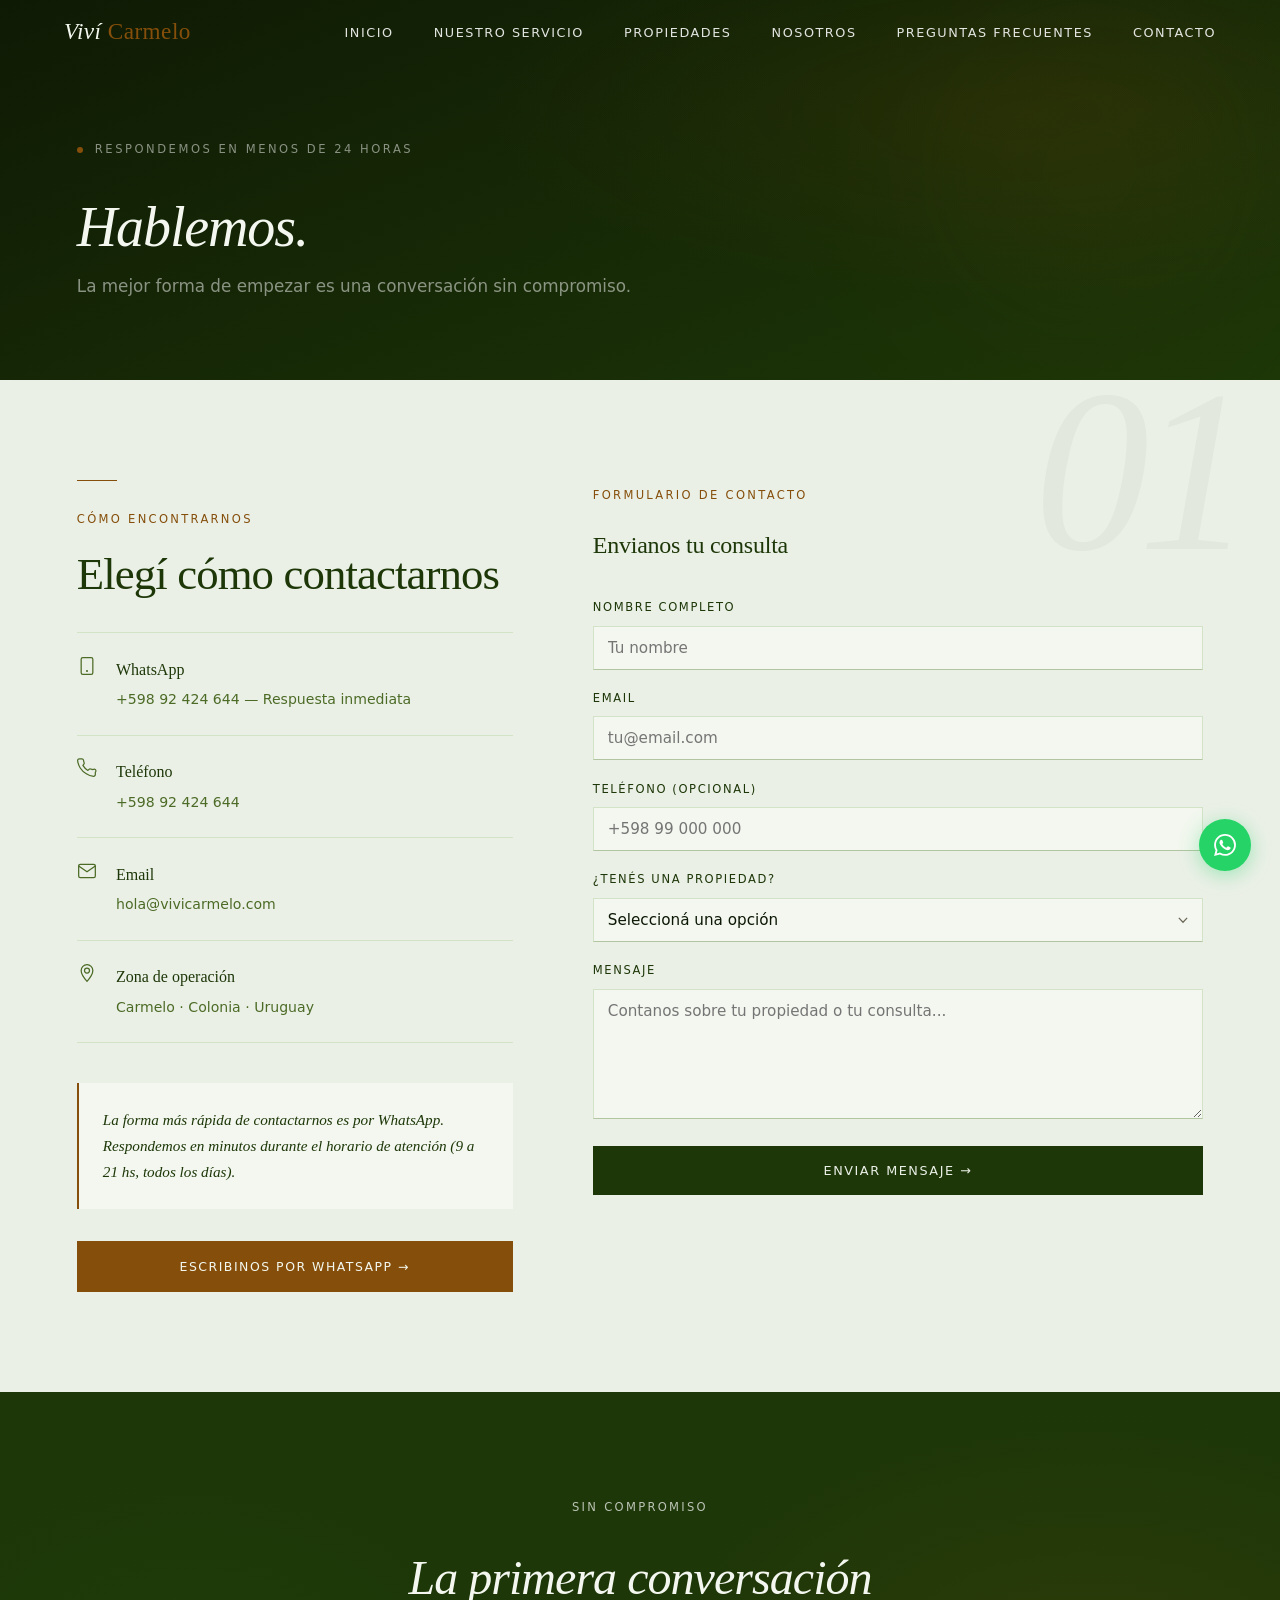
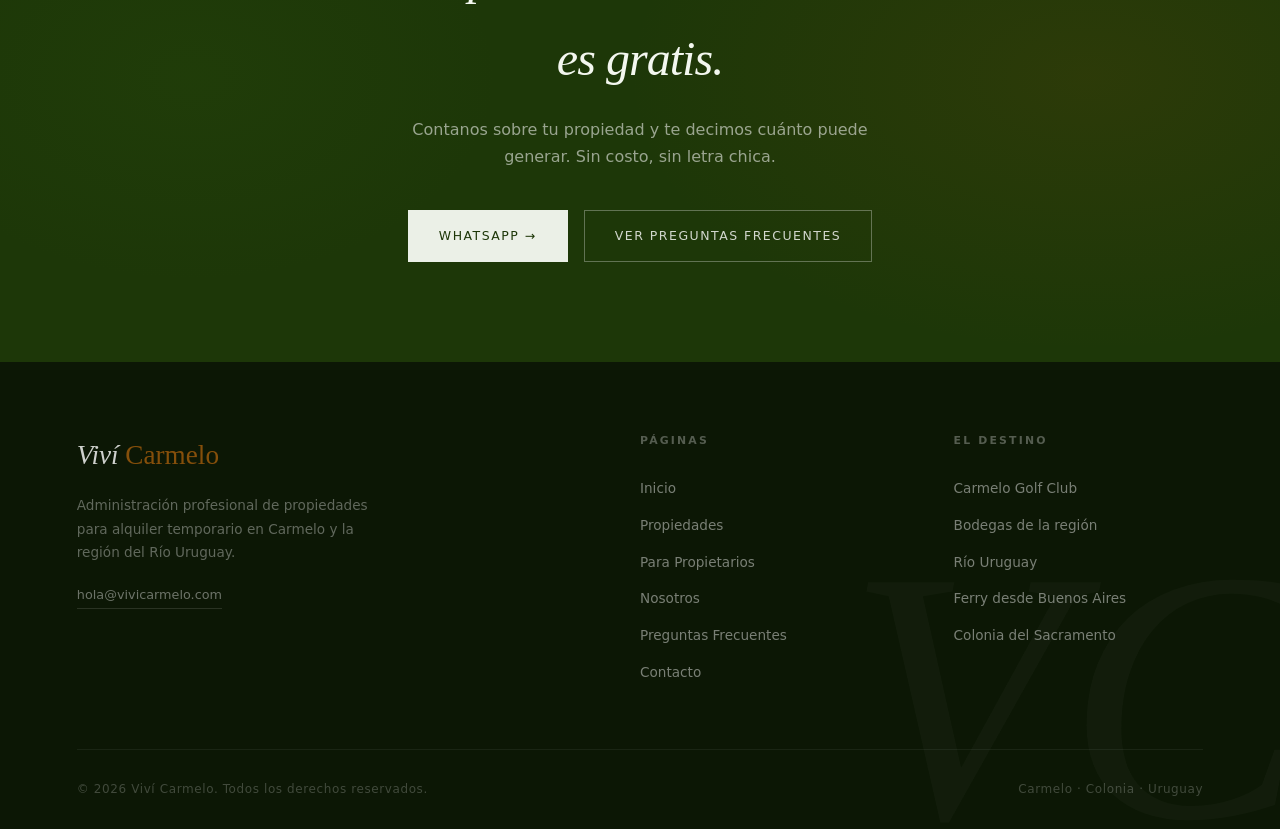
<file: contacto.html>
<!DOCTYPE html>
<html lang="es">
<head>
  <!-- Google tag (gtag.js) -->
  <script async src="https://www.googletagmanager.com/gtag/js?id=G-QRPR9D5BZB"></script>
  <script>
    window.dataLayer = window.dataLayer || [];
    function gtag(){dataLayer.push(arguments);}
    gtag("js", new Date());
    gtag("config", "G-QRPR9D5BZB");
  </script>
  <meta charset="UTF-8">
  <meta name="viewport" content="width=device-width, initial-scale=1.0">
  <meta name="description" content="Contactá a Viví Carmelo — Administración de propiedades Airbnb en Carmelo, Uruguay. Respondemos en menos de 24 horas.">
  <title>Contacto — Viví Carmelo</title>
<style>
:root{--green-1:#0C1705;--green-2:#1D3708;--green-3:#2B5510;--green-4:#3B6D11;--green-5:#5A9020;--green-6:#85B04A;--green-7:#B1C5A0;--green-8:#D3E3C7;--green-9:#EBF0E7;--brown-1:#2A1505;--brown-2:#4D2A0A;--brown-3:#6B3A12;--brown-4:#854F0B;--brown-5:#A8682A;--brown-6:#C89060;--brown-7:#DACAB6;--brown-8:#EDE5D8;--cream:var(--green-9);--cream-alt:var(--green-8);--cream-light:#F3F7EF;--cream-warm:var(--brown-8);--ink:var(--green-1);--ink-soft:var(--green-2);--ink-muted:#4C6B26;--forest:var(--green-2);--forest-mid:var(--green-3);--sage:var(--green-4);--sage-mid:var(--green-5);--sage-light:var(--green-7);--ochre:var(--brown-4);--ochre-mid:var(--brown-5);--ochre-pale:var(--brown-7);--gold:var(--brown-3);--f-display:'Cormorant Garamond',Georgia,serif;--f-body:'DM Sans',system-ui,sans-serif;--ease:cubic-bezier(.25,.1,.25,1);--ease-out:cubic-bezier(0,0,.2,1);--ease-back:cubic-bezier(.34,1.56,.64,1)}
*,*::before,*::after{box-sizing:border-box;margin:0;padding:0}
html{scroll-behavior:smooth;font-size:16px;scroll-padding-top:80px}
body{font-family:var(--f-body);font-weight:400;color:var(--ink);background:var(--cream);line-height:1.7;-webkit-font-smoothing:antialiased;-moz-osx-font-smoothing:grayscale;text-rendering:optimizeLegibility;font-optical-sizing:auto}
a{color:inherit;text-decoration:none}img{max-width:100%;display:block}ul{list-style:none}
#mainNav{position:fixed;top:0;left:0;right:0;z-index:9999;height:64px;display:flex;align-items:center;justify-content:space-between;padding:0 5%;transition:background .4s var(--ease),border-color .4s var(--ease);border-bottom:1px solid transparent}
#mainNav.scrolled{background:rgba(241,234,212,.96);backdrop-filter:blur(12px);border-bottom-color:var(--cream-alt)}
.nav-logo{font-family:var(--f-display);font-style:italic;font-weight:500;font-size:1.45rem;color:var(--cream-light);letter-spacing:.02em;transition:color .3s}
#mainNav.scrolled .nav-logo{color:var(--forest)}.nav-logo em{font-style:normal;color:var(--ochre)}
.nav-links{display:flex;gap:2.5rem}
.nav-links a{font-size:.8rem;font-weight:500;letter-spacing:.12em;text-transform:uppercase;color:rgba(255,255,255,.88);position:relative;transition:color .3s;cursor:pointer}
.nav-links a::after{content:'';position:absolute;bottom:-3px;left:0;width:0;height:1px;background:var(--ochre);transition:width .35s var(--ease-out)}
.nav-links a:hover,.nav-links a.active{color:rgba(255,255,255,1)}.nav-links a:hover::after,.nav-links a.active::after{width:100%}
#mainNav.scrolled .nav-links a{color:var(--ink-muted)}#mainNav.scrolled .nav-links a:hover,#mainNav.scrolled .nav-links a.active{color:var(--forest)}
.nav-toggle{display:none;background:none;border:none;cursor:pointer;flex-direction:column;gap:5px;padding:4px}
.nav-toggle span{display:block;width:22px;height:1px;background:currentColor;transition:transform .3s,opacity .3s}
.nav-toggle{color:rgba(255,255,255,.8)}#mainNav.scrolled .nav-toggle{color:var(--ink)}
.btn{display:inline-block;font-family:var(--f-body);font-size:.78rem;font-weight:500;letter-spacing:.12em;text-transform:uppercase;padding:14px 30px;border:1px solid transparent;cursor:pointer;transition:all .3s var(--ease);white-space:nowrap}
.btn-ochre{background:var(--ochre);color:var(--cream-light);border-color:var(--ochre)}.btn-ochre:hover{background:#6a3e09;border-color:#6a3e09;color:var(--cream-light);transform:translateY(-2px)}
.btn-ghost{background:transparent;color:rgba(255,255,255,.85);border-color:rgba(255,255,255,.35)}.btn-ghost:hover{background:rgba(255,255,255,.08);border-color:rgba(255,255,255,.7);color:#fff;transform:translateY(-2px)}
.reveal{opacity:0;transform:translateY(28px);transition:opacity .7s var(--ease-out),transform .7s var(--ease-out)}.reveal.visible{opacity:1;transform:none}
.reveal-delay-1{transition-delay:.1s}.reveal-delay-2{transition-delay:.2s}.reveal-delay-3{transition-delay:.3s}.reveal-delay-4{transition-delay:.4s}
.hero{min-height:100vh;display:grid;grid-template-columns:1fr 1fr;overflow:hidden;background:#0F1A04}
.hero-content{position:relative;display:flex;flex-direction:column;justify-content:center;padding:120px 7% 80px;overflow:hidden;z-index:2;max-width:none}
.hero-slideshow{position:relative;overflow:hidden;margin-left:-30%;z-index:3;-webkit-mask-image:linear-gradient(to right,transparent 0%,black 45%);mask-image:linear-gradient(to right,transparent 0%,black 45%)}
.hero-slide{position:absolute;inset:0;width:100%;height:100%;object-fit:cover;opacity:0;transition:opacity 1.5s ease}.hero-slide.active{opacity:1}
.hero-orb{position:absolute;border-radius:50%;pointer-events:none;filter:blur(80px);opacity:.55;animation:orbFloat 12s ease-in-out infinite}
.hero-orb--a{width:500px;height:500px;background:radial-gradient(circle,rgba(133,79,11,.25) 0%,transparent 70%);top:-80px;right:-60px;animation-duration:14s}
.hero-orb--b{width:350px;height:350px;background:radial-gradient(circle,rgba(59,109,17,.2) 0%,transparent 70%);bottom:60px;left:-40px;animation-duration:10s;animation-delay:-5s}
@keyframes orbFloat{0%,100%{transform:translate(0,0) scale(1)}33%{transform:translate(20px,-30px) scale(1.05)}66%{transform:translate(-15px,15px) scale(.97)}}
.hero-kicker{display:flex;align-items:center;gap:.75rem;margin-bottom:2.2rem}
.hero-dot{width:6px;height:6px;background:var(--ochre);border-radius:50%;animation:pulse 2.5s ease-in-out infinite}
@keyframes pulse{0%,100%{opacity:1}50%{opacity:.3}}
.hero-kicker span{font-size:.72rem;letter-spacing:.22em;text-transform:uppercase;color:rgba(255,255,255,.5);font-family:var(--f-body);font-weight:400}
.hero-title{font-family:var(--f-display);font-style:italic;font-weight:400;font-size:clamp(2.6rem,5.5vw,4.2rem);line-height:1.12;color:var(--cream-light);letter-spacing:-.02em;margin-bottom:1.8rem}.hero-title em{font-style:normal;color:var(--ochre)}
.hero-sub{font-family:var(--f-body);font-weight:300;font-size:1.05rem;color:rgba(255,255,255,.62);max-width:500px;line-height:1.75;margin-bottom:2.8rem}
.hero-btns{display:flex;gap:1rem;flex-wrap:wrap;position:relative;z-index:3}
.page-hero{background:radial-gradient(ellipse 70% 80% at 80% 30%,rgba(133,79,11,.12) 0%,transparent 60%),linear-gradient(158deg,#0F1A04 0%,#1D3708 100%);padding:140px 6% 80px;position:relative;overflow:hidden}
.page-hero-inner{max-width:700px;position:relative;z-index:2}
.page-hero h1{font-family:var(--f-display);font-style:italic;font-weight:400;font-size:clamp(2.2rem,5vw,3.5rem);color:var(--cream-light);line-height:1.15;letter-spacing:-.02em;margin-bottom:.8rem}
.page-hero p{font-weight:300;font-size:1.05rem;color:rgba(255,255,255,.5)}.page-hero .hero-orb--a{opacity:.4}
@media(max-width:768px){.nav-links{display:none;position:absolute;top:64px;left:0;right:0;background:rgba(241,234,212,.97);backdrop-filter:blur(12px);flex-direction:column;gap:0;padding:1rem 0;border-bottom:1px solid var(--cream-alt)}.nav-links.open{display:flex}.nav-links a{color:var(--ink-muted)!important;padding:.9rem 6%;display:block;border-bottom:1px solid rgba(0,0,0,.04)}.nav-links a:hover,.nav-links a.active{color:var(--forest)!important}.nav-links a::after{display:none}.nav-toggle{display:flex}.hero{grid-template-columns:1fr;grid-template-rows:auto 55vw}.hero-content{padding:110px 5% 50px}.hero-slideshow{margin-left:0;-webkit-mask-image:none;mask-image:none}.hero-title{font-size:2.2rem}.hero-btns{flex-direction:column}.hero-btns .btn{text-align:center}.page-hero{padding:110px 5% 60px}}
</style>
  <link rel="stylesheet" media="print" onload="this.media='all'" href="styles.css">
  <noscript><link rel="stylesheet" href="styles.css"></noscript>
    <link rel="icon" href="https://res.cloudinary.com/dhe2flcrt/image/upload/v1782695231/favicon_c6m3of.ico" type="image/png">
  <style>
    #ai-widget-btn { right: 88px !important; }
    #ai-widget-box { right: 88px !important; }
    @media (max-width: 420px) { #ai-widget-btn { right: 80px !important; } #ai-widget-box { right: 16px !important; width: calc(100vw - 32px) !important; } }
  </style>
</head>
<body>

<nav id="mainNav">
  <a href="index.html" class="nav-logo">Viví <em>Carmelo</em></a>
  <button class="nav-toggle" id="navToggle" aria-label="Abrir menú">
    <span></span><span></span><span></span>
  </button>
  <ul class="nav-links" id="navLinks">
    <li><a href="index.html">Inicio</a></li>
    <li><a href="index.html#servicios">Nuestro Servicio</a></li>
    <li><a href="propiedades.html">Propiedades</a></li>
    <li><a href="nosotros.html">Nosotros</a></li>
    <li><a href="faq.html">Preguntas Frecuentes</a></li>
    <li><a href="contacto.html" class="active">Contacto</a></li>
  </ul>
</nav>

<main>
<div class="page-hero">
  <div class="hero-orb hero-orb--a" aria-hidden="true"></div>
  <div class="page-hero-inner">
    <div class="hero-kicker">
      <span class="hero-dot"></span>
      <span>Respondemos en menos de 24 horas</span>
    </div>
    <h1>Hablemos.</h1>
    <p>La mejor forma de empezar es una conversación sin compromiso.</p>
  </div>
</div>

<section class="section section--cream">
  <div class="section-num" aria-hidden="true">01</div>
  <div class="contact-layout">

    <!-- Métodos de contacto -->
    <div class="reveal">
      <span class="section-rule"></span>
      <span class="label-eyebrow">Cómo encontrarnos</span>
      <h2 class="section-heading" style="margin-bottom:2rem;">Elegí cómo contactarnos</h2>

      <div class="contact-methods">
        <a href="https://wa.me/59892424644" class="contact-row" target="_blank">
          <span class="contact-row-icon"><svg viewBox="0 0 24 24" fill="none" stroke="currentColor" stroke-width="1.5" stroke-linecap="round" stroke-linejoin="round"><rect x="5" y="2" width="14" height="20" rx="2" ry="2"/><line x1="12" y1="18" x2="12.01" y2="18" stroke-width="2.5"/></svg></span>
          <div>
            <strong>WhatsApp</strong>
            <span>+598 92 424 644 — Respuesta inmediata</span>
          </div>
        </a>
        <a href="tel:+59892424644" class="contact-row">
          <span class="contact-row-icon"><svg viewBox="0 0 24 24" fill="none" stroke="currentColor" stroke-width="1.5" stroke-linecap="round" stroke-linejoin="round"><path d="M22 16.92v3a2 2 0 01-2.18 2 19.79 19.79 0 01-8.63-3.07A19.5 19.5 0 013.89 12 19.79 19.79 0 01.82 3.42 2 2 0 012.82 1h3a2 2 0 012 1.72 12.84 12.84 0 00.7 2.81 2 2 0 01-.45 2.11L7.09 8.91a16 16 0 006 6l1.27-1.27a2 2 0 012.11-.45 12.84 12.84 0 002.81.7A2 2 0 0122 16.92z"/></svg></span>
          <div>
            <strong>Teléfono</strong>
            <span>+598 92 424 644</span>
          </div>
        </a>
        <a href="mailto:hola@vivicarmelo.com" class="contact-row">
          <span class="contact-row-icon"><svg viewBox="0 0 24 24" fill="none" stroke="currentColor" stroke-width="1.5" stroke-linecap="round" stroke-linejoin="round"><path d="M4 4h16c1.1 0 2 .9 2 2v12c0 1.1-.9 2-2 2H4c-1.1 0-2-.9-2-2V6c0-1.1.9-2 2-2z"/><polyline points="22,6 12,13 2,6"/></svg></span>
          <div>
            <strong>Email</strong>
            <span>hola@vivicarmelo.com</span>
          </div>
        </a>
        <div class="contact-row" style="cursor:default;">
          <span class="contact-row-icon"><svg viewBox="0 0 24 24" fill="none" stroke="currentColor" stroke-width="1.5" stroke-linecap="round" stroke-linejoin="round"><circle cx="12" cy="9" r="3"/><path d="M12 2a7 7 0 017 7c0 5.25-7 13-7 13S5 14.25 5 9a7 7 0 017-7z"/></svg></span>
          <div>
            <strong>Zona de operación</strong>
            <span>Carmelo · Colonia · Uruguay</span>
          </div>
        </div>
      </div>

      <div style="margin-top:2.5rem;padding:1.5rem;border-left:2px solid var(--ochre);background:var(--cream-light);">
        <p style="font-family:var(--f-display);font-style:italic;font-size:.95rem;color:var(--ink-soft);line-height:1.7;">
          La forma más rápida de contactarnos es por WhatsApp.
          Respondemos en minutos durante el horario de atención (9 a 21 hs, todos los días).
        </p>
      </div>

      <a href="https://wa.me/59892424644" class="btn btn-ochre mt-md" target="_blank" style="display:block;text-align:center;">
        Escribinos por WhatsApp →
      </a>
    </div>

    <!-- Formulario -->
    <div class="reveal reveal-delay-2">
      <span class="label-eyebrow">Formulario de contacto</span>
      <h3 style="font-family:var(--f-display);font-size:1.5rem;font-weight:500;color:var(--forest);margin-bottom:2rem;letter-spacing:-.01em;">Envianos tu consulta</h3>

        <form id="contactForm" class="form-v2" action="https://formspree.io/f/xrewrvvk" method="POST">        <div class="form-group">
          <label for="nombre">Nombre completo</label>
          <input type="text" id="nombre" name="nombre" placeholder="Tu nombre" required>
        </div>
        <div class="form-group">
          <label for="email">Email</label>
          <input type="email" id="email" name="email" placeholder="tu@email.com" required>
        </div>
        <div class="form-group">
          <label for="telefono">Teléfono (opcional)</label>
          <input type="tel" id="telefono" name="telefono" placeholder="+598 99 000 000">
        </div>
        <div class="form-group">
          <label for="tipo">¿Tenés una propiedad?</label>
          <select id="tipo" name="tipo" required>
            <option value="" disabled selected>Seleccioná una opción</option>
            <option value="si">Sí, tengo una propiedad en Carmelo</option>
            <option value="region">Sí, tengo una propiedad en la región</option>
            <option value="alojamiento">No, estoy buscando alojamiento</option>
            <option value="consulta">Consulta general</option>
          </select>
        </div>
        <div class="form-group">
          <label for="mensaje">Mensaje</label>
          <textarea id="mensaje" name="mensaje" placeholder="Contanos sobre tu propiedad o tu consulta..." required></textarea>
        </div>
        <button type="submit" class="btn btn-dark" style="width:100%;font-size:.8rem;letter-spacing:.12em;padding:16px;">
          Enviar mensaje →
        </button>
      </form>

      <div id="formSuccess" style="display:none;text-align:center;padding:3rem;border:1px solid var(--cream-alt);">
        <p style="font-family:var(--f-display);font-style:italic;font-size:1.5rem;color:var(--forest);margin-bottom:.5rem;">Mensaje enviado.</p>
        <p style="font-size:.88rem;font-weight:300;color:var(--ink-muted);">Te respondemos en menos de 24 horas.</p>
        <div style="width:40px;height:1px;background:var(--ochre);margin:1.5rem auto 0;"></div>
      </div>
    </div>

  </div>
</section>

<!-- CTA extra para propietarios -->
<section class="cta-section">
  <span class="label-eyebrow reveal">Sin compromiso</span>
  <h2 class="reveal reveal-delay-1">La primera conversación<br><em>es gratis.</em></h2>
  <p class="reveal reveal-delay-2">
    Contanos sobre tu propiedad y te decimos cuánto puede generar.
    Sin costo, sin letra chica.
  </p>
  <div class="cta-btns reveal reveal-delay-3">
    <a href="https://wa.me/59892424644" class="btn btn-cream" target="_blank">WhatsApp →</a>
    <a href="faq.html" class="btn btn-outline-cream">Ver preguntas frecuentes</a>
  </div>
</section>

</main>
<footer>
  <div class="footer-top">
    <div class="footer-brand">
      <span class="logo-f">Viví <em>Carmelo</em></span>
      <p>Administración profesional de propiedades para alquiler temporario en Carmelo y la región del Río Uruguay.</p>
      <a href="mailto:hola@vivicarmelo.com" class="footer-email">hola@vivicarmelo.com</a>
    </div>
    <nav class="footer-nav">
      <h4>Páginas</h4>
      <ul>
        <li><a href="index.html">Inicio</a></li>
        <li><a href="propiedades.html">Propiedades</a></li>
        <li><a href="propietarios.html">Para Propietarios</a></li>
        <li><a href="nosotros.html">Nosotros</a></li>
        <li><a href="faq.html">Preguntas Frecuentes</a></li>
        <li><a href="contacto.html">Contacto</a></li>
      </ul>
    </nav>
    <nav class="footer-nav">
      <h4>El destino</h4>
      <ul>
        <li><a href="#">Carmelo Golf Club</a></li>
        <li><a href="#">Bodegas de la región</a></li>
        <li><a href="#">Río Uruguay</a></li>
        <li><a href="#">Ferry desde Buenos Aires</a></li>
        <li><a href="#">Colonia del Sacramento</a></li>
      </ul>
    </nav>
  </div>
  <div class="footer-bottom">
    <span>© 2026 Viví Carmelo. Todos los derechos reservados.</span>
    <span>Carmelo · Colonia · Uruguay</span>
  </div>
</footer>

<a href="https://wa.me/59892424644" class="wa-float" target="_blank" aria-label="WhatsApp"><svg width="22" height="22" viewBox="0 0 24 24" fill="white"><path d="M17.472 14.382c-.297-.149-1.758-.867-2.03-.967-.273-.099-.471-.148-.67.15-.197.297-.767.966-.94 1.164-.173.199-.347.223-.644.075-.297-.15-1.255-.463-2.39-1.475-.883-.788-1.48-1.761-1.653-2.059-.173-.297-.018-.458.13-.606.134-.133.298-.347.446-.52.149-.174.198-.298.298-.497.099-.198.05-.371-.025-.52-.075-.149-.669-1.612-.916-2.207-.242-.579-.487-.5-.669-.51-.173-.008-.371-.01-.57-.01-.198 0-.52.074-.792.372-.272.297-1.04 1.016-1.04 2.479 0 1.462 1.065 2.875 1.213 3.074.149.198 2.096 3.2 5.077 4.487.709.306 1.262.489 1.694.625.712.227 1.36.195 1.871.118.571-.085 1.758-.719 2.006-1.413.248-.694.248-1.289.173-1.413-.074-.124-.272-.198-.57-.347m-5.421 7.403h-.004a9.87 9.87 0 01-5.031-1.378l-.361-.214-3.741.982.998-3.648-.235-.374a9.86 9.86 0 01-1.51-5.26c.001-5.45 4.436-9.884 9.888-9.884 2.64 0 5.122 1.03 6.988 2.898a9.825 9.825 0 012.893 6.994c-.003 5.45-4.437 9.884-9.885 9.884m8.413-18.297A11.815 11.815 0 0012.05 0C5.495 0 .16 5.335.157 11.892c0 2.096.547 4.142 1.588 5.945L.057 24l6.305-1.654a11.882 11.882 0 005.683 1.448h.005c6.554 0 11.89-5.335 11.893-11.893a11.821 11.821 0 00-3.48-8.413z"/></svg></a>

<script>
const nav = document.getElementById('mainNav');
/* Active nav link por sección */
const sections = document.querySelectorAll('section[id]');
const navItems = document.querySelectorAll('.nav-links a');
window.addEventListener('scroll', () => {
  let current = '';
  sections.forEach(section => {
    if (window.scrollY >= section.offsetTop - 100) {
      current = section.getAttribute('id');
    }
  });
  navItems.forEach(a => {
    a.classList.remove('active');
    if (a.getAttribute('href') === '#' + current) {
      a.classList.add('active');
    }
  });
}, { passive: true });
if (window.scrollY > 40) nav.classList.add('scrolled');
window.addEventListener('scroll', () => nav.classList.toggle('scrolled', window.scrollY > 40), { passive: true });
const toggle = document.getElementById('navToggle');
const navLinks = document.getElementById('navLinks');
toggle.addEventListener('click', () => navLinks.classList.toggle('open'));
navLinks.querySelectorAll('a').forEach(a => a.addEventListener('click', () => navLinks.classList.remove('open')));



const observer = new IntersectionObserver((entries) => {
  entries.forEach(e => { if (e.isIntersecting) { e.target.classList.add('visible'); observer.unobserve(e.target); } });
}, { threshold: 0.1 });
document.querySelectorAll('.reveal').forEach(el => observer.observe(el));
</script>
  <script src="https://inmobiliaria-assistantv2-production.up.railway.app/widget.js?token=TOKEN-4AD230606C2345B089286FBFAD143331"></script>
</body>
</html>
</file>
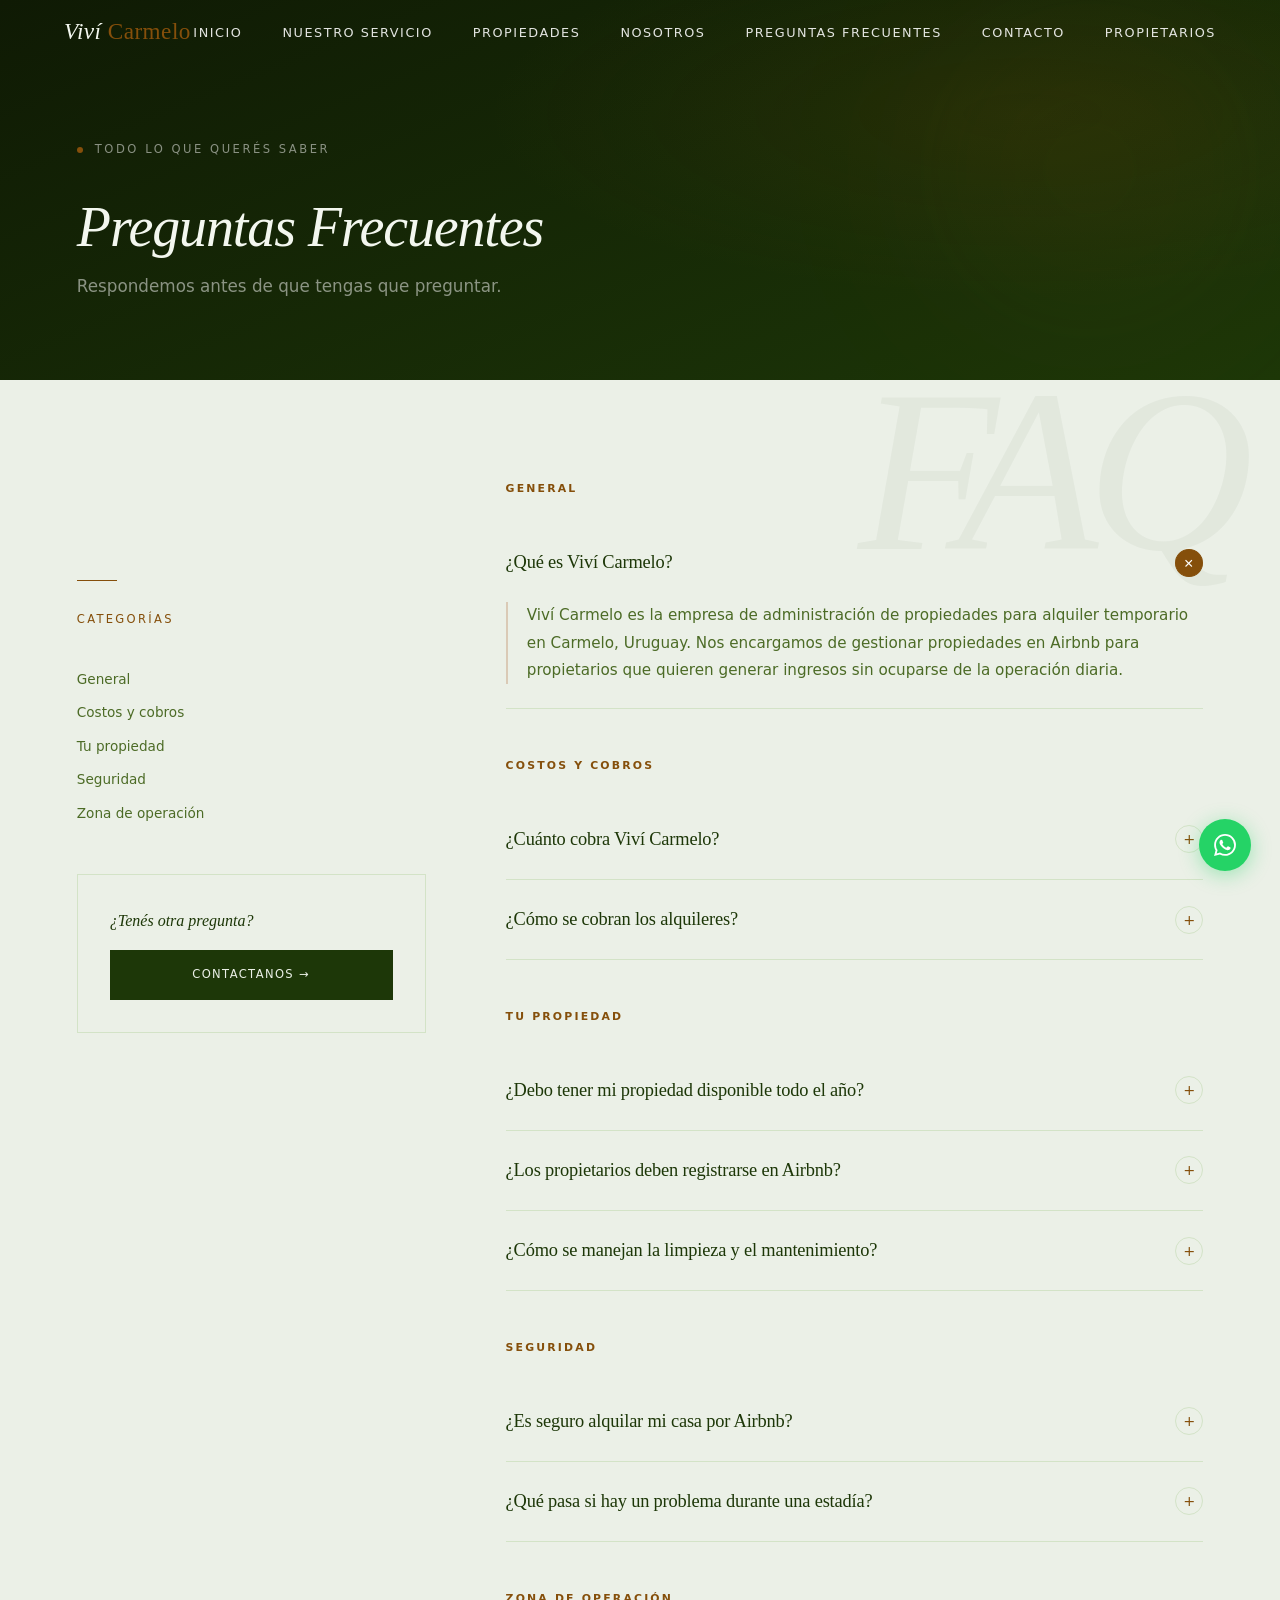
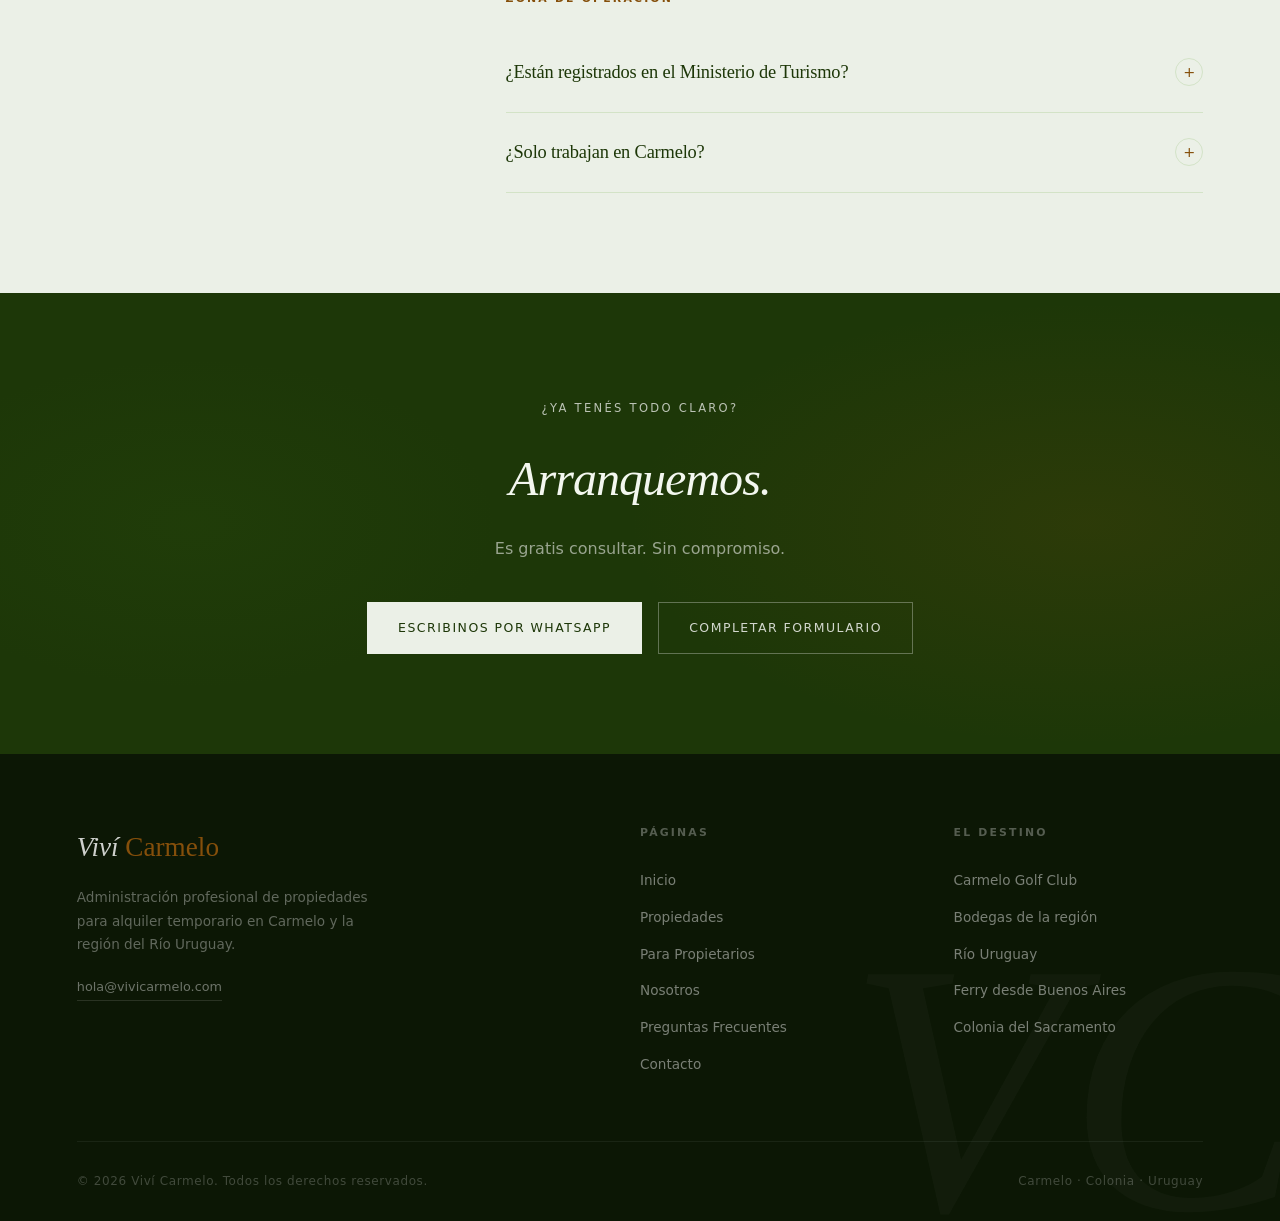
<file: faq.html>
<!DOCTYPE html>
<html lang="es">
<head>
  <!-- Google tag (gtag.js) -->
  <script async src="https://www.googletagmanager.com/gtag/js?id=G-QRPR9D5BZB"></script>
  <script>
    window.dataLayer = window.dataLayer || [];
    function gtag(){dataLayer.push(arguments);}
    gtag("js", new Date());
    gtag("config", "G-QRPR9D5BZB");
  </script>
  <meta charset="UTF-8">
  <meta name="viewport" content="width=device-width, initial-scale=1.0">
  <meta name="description" content="Preguntas frecuentes sobre Viví Carmelo — administración de propiedades para alquiler temporario en Carmelo, Uruguay.">
  <title>Preguntas Frecuentes — Viví Carmelo</title>
<style>
:root{--green-1:#0C1705;--green-2:#1D3708;--green-3:#2B5510;--green-4:#3B6D11;--green-5:#5A9020;--green-6:#85B04A;--green-7:#B1C5A0;--green-8:#D3E3C7;--green-9:#EBF0E7;--brown-1:#2A1505;--brown-2:#4D2A0A;--brown-3:#6B3A12;--brown-4:#854F0B;--brown-5:#A8682A;--brown-6:#C89060;--brown-7:#DACAB6;--brown-8:#EDE5D8;--cream:var(--green-9);--cream-alt:var(--green-8);--cream-light:#F3F7EF;--cream-warm:var(--brown-8);--ink:var(--green-1);--ink-soft:var(--green-2);--ink-muted:#4C6B26;--forest:var(--green-2);--forest-mid:var(--green-3);--sage:var(--green-4);--sage-mid:var(--green-5);--sage-light:var(--green-7);--ochre:var(--brown-4);--ochre-mid:var(--brown-5);--ochre-pale:var(--brown-7);--gold:var(--brown-3);--f-display:'Cormorant Garamond',Georgia,serif;--f-body:'DM Sans',system-ui,sans-serif;--ease:cubic-bezier(.25,.1,.25,1);--ease-out:cubic-bezier(0,0,.2,1);--ease-back:cubic-bezier(.34,1.56,.64,1)}
*,*::before,*::after{box-sizing:border-box;margin:0;padding:0}
html{scroll-behavior:smooth;font-size:16px;scroll-padding-top:80px}
body{font-family:var(--f-body);font-weight:400;color:var(--ink);background:var(--cream);line-height:1.7;-webkit-font-smoothing:antialiased;-moz-osx-font-smoothing:grayscale;text-rendering:optimizeLegibility;font-optical-sizing:auto}
a{color:inherit;text-decoration:none}img{max-width:100%;display:block}ul{list-style:none}
#mainNav{position:fixed;top:0;left:0;right:0;z-index:9999;height:64px;display:flex;align-items:center;justify-content:space-between;padding:0 5%;transition:background .4s var(--ease),border-color .4s var(--ease);border-bottom:1px solid transparent}
#mainNav.scrolled{background:rgba(241,234,212,.96);backdrop-filter:blur(12px);border-bottom-color:var(--cream-alt)}
.nav-logo{font-family:var(--f-display);font-style:italic;font-weight:500;font-size:1.45rem;color:var(--cream-light);letter-spacing:.02em;transition:color .3s}
#mainNav.scrolled .nav-logo{color:var(--forest)}.nav-logo em{font-style:normal;color:var(--ochre)}
.nav-links{display:flex;gap:2.5rem}
.nav-links a{font-size:.8rem;font-weight:500;letter-spacing:.12em;text-transform:uppercase;color:rgba(255,255,255,.88);position:relative;transition:color .3s;cursor:pointer}
.nav-links a::after{content:'';position:absolute;bottom:-3px;left:0;width:0;height:1px;background:var(--ochre);transition:width .35s var(--ease-out)}
.nav-links a:hover,.nav-links a.active{color:rgba(255,255,255,1)}.nav-links a:hover::after,.nav-links a.active::after{width:100%}
#mainNav.scrolled .nav-links a{color:var(--ink-muted)}#mainNav.scrolled .nav-links a:hover,#mainNav.scrolled .nav-links a.active{color:var(--forest)}
.nav-toggle{display:none;background:none;border:none;cursor:pointer;flex-direction:column;gap:5px;padding:4px}
.nav-toggle span{display:block;width:22px;height:1px;background:currentColor;transition:transform .3s,opacity .3s}
.nav-toggle{color:rgba(255,255,255,.8)}#mainNav.scrolled .nav-toggle{color:var(--ink)}
.btn{display:inline-block;font-family:var(--f-body);font-size:.78rem;font-weight:500;letter-spacing:.12em;text-transform:uppercase;padding:14px 30px;border:1px solid transparent;cursor:pointer;transition:all .3s var(--ease);white-space:nowrap}
.btn-ochre{background:var(--ochre);color:var(--cream-light);border-color:var(--ochre)}.btn-ochre:hover{background:#6a3e09;border-color:#6a3e09;color:var(--cream-light);transform:translateY(-2px)}
.btn-ghost{background:transparent;color:rgba(255,255,255,.85);border-color:rgba(255,255,255,.35)}.btn-ghost:hover{background:rgba(255,255,255,.08);border-color:rgba(255,255,255,.7);color:#fff;transform:translateY(-2px)}
.reveal{opacity:0;transform:translateY(28px);transition:opacity .7s var(--ease-out),transform .7s var(--ease-out)}.reveal.visible{opacity:1;transform:none}
.reveal-delay-1{transition-delay:.1s}.reveal-delay-2{transition-delay:.2s}.reveal-delay-3{transition-delay:.3s}.reveal-delay-4{transition-delay:.4s}
.hero{min-height:100vh;display:grid;grid-template-columns:1fr 1fr;overflow:hidden;background:#0F1A04}
.hero-content{position:relative;display:flex;flex-direction:column;justify-content:center;padding:120px 7% 80px;overflow:hidden;z-index:2;max-width:none}
.hero-slideshow{position:relative;overflow:hidden;margin-left:-30%;z-index:3;-webkit-mask-image:linear-gradient(to right,transparent 0%,black 45%);mask-image:linear-gradient(to right,transparent 0%,black 45%)}
.hero-slide{position:absolute;inset:0;width:100%;height:100%;object-fit:cover;opacity:0;transition:opacity 1.5s ease}.hero-slide.active{opacity:1}
.hero-orb{position:absolute;border-radius:50%;pointer-events:none;filter:blur(80px);opacity:.55;animation:orbFloat 12s ease-in-out infinite}
.hero-orb--a{width:500px;height:500px;background:radial-gradient(circle,rgba(133,79,11,.25) 0%,transparent 70%);top:-80px;right:-60px;animation-duration:14s}
.hero-orb--b{width:350px;height:350px;background:radial-gradient(circle,rgba(59,109,17,.2) 0%,transparent 70%);bottom:60px;left:-40px;animation-duration:10s;animation-delay:-5s}
@keyframes orbFloat{0%,100%{transform:translate(0,0) scale(1)}33%{transform:translate(20px,-30px) scale(1.05)}66%{transform:translate(-15px,15px) scale(.97)}}
.hero-kicker{display:flex;align-items:center;gap:.75rem;margin-bottom:2.2rem}
.hero-dot{width:6px;height:6px;background:var(--ochre);border-radius:50%;animation:pulse 2.5s ease-in-out infinite}
@keyframes pulse{0%,100%{opacity:1}50%{opacity:.3}}
.hero-kicker span{font-size:.72rem;letter-spacing:.22em;text-transform:uppercase;color:rgba(255,255,255,.5);font-family:var(--f-body);font-weight:400}
.hero-title{font-family:var(--f-display);font-style:italic;font-weight:400;font-size:clamp(2.6rem,5.5vw,4.2rem);line-height:1.12;color:var(--cream-light);letter-spacing:-.02em;margin-bottom:1.8rem}.hero-title em{font-style:normal;color:var(--ochre)}
.hero-sub{font-family:var(--f-body);font-weight:300;font-size:1.05rem;color:rgba(255,255,255,.62);max-width:500px;line-height:1.75;margin-bottom:2.8rem}
.hero-btns{display:flex;gap:1rem;flex-wrap:wrap;position:relative;z-index:3}
.page-hero{background:radial-gradient(ellipse 70% 80% at 80% 30%,rgba(133,79,11,.12) 0%,transparent 60%),linear-gradient(158deg,#0F1A04 0%,#1D3708 100%);padding:140px 6% 80px;position:relative;overflow:hidden}
.page-hero-inner{max-width:700px;position:relative;z-index:2}
.page-hero h1{font-family:var(--f-display);font-style:italic;font-weight:400;font-size:clamp(2.2rem,5vw,3.5rem);color:var(--cream-light);line-height:1.15;letter-spacing:-.02em;margin-bottom:.8rem}
.page-hero p{font-weight:300;font-size:1.05rem;color:rgba(255,255,255,.5)}.page-hero .hero-orb--a{opacity:.4}
@media(max-width:768px){.nav-links{display:none;position:absolute;top:64px;left:0;right:0;background:rgba(241,234,212,.97);backdrop-filter:blur(12px);flex-direction:column;gap:0;padding:1rem 0;border-bottom:1px solid var(--cream-alt)}.nav-links.open{display:flex}.nav-links a{color:var(--ink-muted)!important;padding:.9rem 6%;display:block;border-bottom:1px solid rgba(0,0,0,.04)}.nav-links a:hover,.nav-links a.active{color:var(--forest)!important}.nav-links a::after{display:none}.nav-toggle{display:flex}.hero{grid-template-columns:1fr;grid-template-rows:auto 55vw}.hero-content{padding:110px 5% 50px}.hero-slideshow{margin-left:0;-webkit-mask-image:none;mask-image:none}.hero-title{font-size:2.2rem}.hero-btns{flex-direction:column}.hero-btns .btn{text-align:center}.page-hero{padding:110px 5% 60px}}
</style>
  <link rel="stylesheet" media="print" onload="this.media='all'" href="styles.css">
  <noscript><link rel="stylesheet" href="styles.css"></noscript>
  <link rel="icon" href="https://res.cloudinary.com/dhe2flcrt/image/upload/v1782695231/favicon_c6m3of.ico" type="image/png">
  <style>
    #ai-widget-btn { right: 88px !important; }
    #ai-widget-box { right: 88px !important; }
    @media (max-width: 420px) { #ai-widget-btn { right: 80px !important; } #ai-widget-box { right: 16px !important; width: calc(100vw - 32px) !important; } }
  </style>
</head>
<body>

<nav id="mainNav">
  <a href="index.html" class="nav-logo">Viví <em>Carmelo</em></a>
  <button class="nav-toggle" id="navToggle" aria-label="Abrir menú">
    <span></span><span></span><span></span>
  </button>
  <ul class="nav-links" id="navLinks">
    <li><a href="index.html">Inicio</a></li>
    <li><a href="index.html#servicios">Nuestro Servicio</a></li>
    <li><a href="propiedades.html">Propiedades</a></li>
    <li><a href="nosotros.html">Nosotros</a></li>
    <li><a href="faq.html" class="active">Preguntas Frecuentes</a></li>
    <li><a href="contacto.html">Contacto</a></li>
    <li><a href="propietarios.html">Propietarios</a></li>
  </ul>
</nav>

<main>
<div class="page-hero">
  <div class="hero-orb hero-orb--a" aria-hidden="true"></div>
  <div class="page-hero-inner">
    <div class="hero-kicker">
      <span class="hero-dot"></span>
      <span>Todo lo que querés saber</span>
    </div>
    <h1>Preguntas Frecuentes</h1>
    <p>Respondemos antes de que tengas que preguntar.</p>
  </div>
</div>

<section class="section section--cream">
  <div class="section-num" aria-hidden="true">FAQ</div>
  <div class="faq-section-layout">

    <!-- Sidebar -->
    <div class="reveal" style="position:sticky;top:100px;">
      <span class="section-rule"></span>
      <span class="label-eyebrow">Categorías</span>
      <ul style="display:flex;flex-direction:column;gap:.4rem;margin-top:1rem;">
        <li><a href="#general" style="font-size:.85rem;font-weight:300;color:var(--ink-muted);border-bottom:1px solid transparent;transition:all .2s;" onmouseover="this.style.color='var(--ochre)';this.style.borderBottomColor='var(--ochre)'" onmouseout="this.style.color='var(--ink-muted)';this.style.borderBottomColor='transparent'">General</a></li>
        <li><a href="#costos" style="font-size:.85rem;font-weight:300;color:var(--ink-muted);border-bottom:1px solid transparent;transition:all .2s;" onmouseover="this.style.color='var(--ochre)';this.style.borderBottomColor='var(--ochre)'" onmouseout="this.style.color='var(--ink-muted)';this.style.borderBottomColor='transparent'">Costos y cobros</a></li>
        <li><a href="#propiedad" style="font-size:.85rem;font-weight:300;color:var(--ink-muted);border-bottom:1px solid transparent;transition:all .2s;" onmouseover="this.style.color='var(--ochre)';this.style.borderBottomColor='var(--ochre)'" onmouseout="this.style.color='var(--ink-muted)';this.style.borderBottomColor='transparent'">Tu propiedad</a></li>
        <li><a href="#seguridad" style="font-size:.85rem;font-weight:300;color:var(--ink-muted);border-bottom:1px solid transparent;transition:all .2s;" onmouseover="this.style.color='var(--ochre)';this.style.borderBottomColor='var(--ochre)'" onmouseout="this.style.color='var(--ink-muted)';this.style.borderBottomColor='transparent'">Seguridad</a></li>
        <li><a href="#zona" style="font-size:.85rem;font-weight:300;color:var(--ink-muted);border-bottom:1px solid transparent;transition:all .2s;" onmouseover="this.style.color='var(--ochre)';this.style.borderBottomColor='var(--ochre)'" onmouseout="this.style.color='var(--ink-muted)';this.style.borderBottomColor='transparent'">Zona de operación</a></li>
      </ul>
      <div style="margin-top:3rem;padding:2rem;border:1px solid var(--cream-alt);">
        <p style="font-family:var(--f-display);font-style:italic;font-size:1rem;color:var(--ink-soft);margin-bottom:1rem;">¿Tenés otra pregunta?</p>
        <a href="contacto.html" class="btn btn-dark" style="display:block;text-align:center;font-size:.72rem;">Contactanos →</a>
      </div>
    </div>

    <!-- FAQ list -->
    <div class="reveal reveal-delay-1">

      <div id="general">
        <h2 style="font-family:var(--f-body);font-size:.68rem;letter-spacing:.2em;text-transform:uppercase;color:var(--ochre);margin-bottom:1.5rem;">General</h2>
        <div class="faq-list">
          <div class="faq-item open">
            <button class="faq-btn">
              <span class="faq-btn-text">¿Qué es Viví Carmelo?</span>
              <span class="faq-icon">+</span>
            </button>
            <div class="faq-answer">
              <p>Viví Carmelo es la empresa de administración de propiedades para alquiler temporario en Carmelo, Uruguay. Nos encargamos de gestionar propiedades en Airbnb para propietarios que quieren generar ingresos sin ocuparse de la operación diaria.</p>
            </div>
          </div>
        </div>
      </div>

      <div id="costos" style="margin-top:3rem;">
        <h2 style="font-family:var(--f-body);font-size:.68rem;letter-spacing:.2em;text-transform:uppercase;color:var(--ochre);margin-bottom:1.5rem;">Costos y cobros</h2>
        <div class="faq-list">
          <div class="faq-item">
            <button class="faq-btn">
              <span class="faq-btn-text">¿Cuánto cobra Viví Carmelo?</span>
              <span class="faq-icon">+</span>
            </button>
            <div class="faq-answer">
              <p>Cobramos un porcentaje de los ingresos generados — entre el 20% y el 30% dependiendo del servicio contratado. No hay costo fijo ni costo de inicio. Solo cobramos si tu propiedad genera ingresos.</p>
            </div>
          </div>
          <div class="faq-item">
            <button class="faq-btn">
              <span class="faq-btn-text">¿Cómo se cobran los alquileres?</span>
              <span class="faq-icon">+</span>
            </button>
            <div class="faq-answer">
              <p>Airbnb cobra al huésped con tarjeta de crédito/débito y transfiere los fondos directamente. El pago se divide automáticamente entre el propietario y Viví Carmelo según el acuerdo firmado. Recibís una transferencia directa desde Airbnb a tu cuenta.</p>
            </div>
          </div>
        </div>
      </div>

      <div id="propiedad" style="margin-top:3rem;">
        <h2 style="font-family:var(--f-body);font-size:.68rem;letter-spacing:.2em;text-transform:uppercase;color:var(--ochre);margin-bottom:1.5rem;">Tu propiedad</h2>
        <div class="faq-list">
          <div class="faq-item">
            <button class="faq-btn">
              <span class="faq-btn-text">¿Debo tener mi propiedad disponible todo el año?</span>
              <span class="faq-icon">+</span>
            </button>
            <div class="faq-answer">
              <p>No. Vos decidís cuándo tu propiedad está disponible para alquiler y cuándo no. Podés bloquear las fechas que quieras para uso personal sin ningún costo adicional.</p>
            </div>
          </div>
          <div class="faq-item">
            <button class="faq-btn">
              <span class="faq-btn-text">¿Los propietarios deben registrarse en Airbnb?</span>
              <span class="faq-icon">+</span>
            </button>
            <div class="faq-answer">
              <p>Sí, pero te guiamos en todo el proceso. El modelo de co-hosting de Airbnb permite que el listing quede a nombre del propietario y nosotros seamos co-anfitriones — así las reseñas se acumulan en tu perfil y construís tu reputación en la plataforma.</p>
            </div>
          </div>
          <div class="faq-item">
            <button class="faq-btn">
              <span class="faq-btn-text">¿Cómo se manejan la limpieza y el mantenimiento?</span>
              <span class="faq-icon">+</span>
            </button>
            <div class="faq-answer">
              <p>Coordinamos el equipo de limpieza para cada check-out, con estándares hoteleros. El mantenimiento preventivo lo supervisamos nosotros. Si surge algo urgente, lo resolvemos y te avisamos. El costo de limpieza se cobra al huésped como tarifa adicional.</p>
            </div>
          </div>
        </div>
      </div>

      <div id="seguridad" style="margin-top:3rem;">
        <h2 style="font-family:var(--f-body);font-size:.68rem;letter-spacing:.2em;text-transform:uppercase;color:var(--ochre);margin-bottom:1.5rem;">Seguridad</h2>
        <div class="faq-list">
          <div class="faq-item">
            <button class="faq-btn">
              <span class="faq-btn-text">¿Es seguro alquilar mi casa por Airbnb?</span>
              <span class="faq-icon">+</span>
            </button>
            <div class="faq-answer">
              <p>Sí. Airbnb ofrece la Garantía para Anfitriones de hasta USD 3.000.000 en caso de daños, y un seguro de responsabilidad civil de hasta USD 1.000.000. Además, nosotros preseleccionamos cada huésped antes de confirmar la reserva para asegurar que tu propiedad esté en buenas manos.</p>
            </div>
          </div>
          <div class="faq-item">
            <button class="faq-btn">
              <span class="faq-btn-text">¿Qué pasa si hay un problema durante una estadía?</span>
              <span class="faq-icon">+</span>
            </button>
            <div class="faq-answer">
              <p>Nos ocupamos nosotros. Tenemos soporte 24/7 con asistente IA y atención humana para resolver cualquier situación — desde un problema de plomería hasta un conflicto con un huésped. Vos no tenés que hacer nada.</p>
            </div>
          </div>
        </div>
      </div>

      <div id="zona" style="margin-top:3rem;">
        <h2 style="font-family:var(--f-body);font-size:.68rem;letter-spacing:.2em;text-transform:uppercase;color:var(--ochre);margin-bottom:1.5rem;">Zona de operación</h2>
        <div class="faq-list">
          <div class="faq-item">
            <button class="faq-btn">
              <span class="faq-btn-text">¿Están registrados en el Ministerio de Turismo?</span>
              <span class="faq-icon">+</span>
            </button>
            <div class="faq-answer">
              <p>Estamos en proceso de registro como operador turístico inmobiliario ante el Ministerio de Turismo de Uruguay. Consultanos directamente sobre el estado actual del trámite.</p>
            </div>
          </div>
          <div class="faq-item">
            <button class="faq-btn">
              <span class="faq-btn-text">¿Solo trabajan en Carmelo?</span>
              <span class="faq-icon">+</span>
            </button>
            <div class="faq-answer">
              <p>Por ahora nos enfocamos en Carmelo y los alrededores — Colonia del Sacramento, Nueva Palmira, Conchillas. Si tenés una propiedad en la zona, contactanos y evaluamos juntos.</p>
            </div>
          </div>
        </div>
      </div>

    </div>
  </div>
</section>

<!-- CTA -->
<section class="cta-section">
  <span class="label-eyebrow reveal">¿Ya tenés todo claro?</span>
  <h2 class="reveal reveal-delay-1">Arranquemos.</h2>
  <p class="reveal reveal-delay-2">Es gratis consultar. Sin compromiso.</p>
  <div class="cta-btns reveal reveal-delay-3">
    <a href="https://wa.me/59892424644" class="btn btn-cream" target="_blank">Escribinos por WhatsApp</a>
    <a href="contacto.html" class="btn btn-outline-cream">Completar formulario</a>
  </div>
</section>

</main>
<footer>
  <div class="footer-top">
    <div class="footer-brand">
      <span class="logo-f">Viví <em>Carmelo</em></span>
      <p>Administración profesional de propiedades para alquiler temporario en Carmelo y la región del Río Uruguay.</p>
      <a href="mailto:hola@vivicarmelo.com" class="footer-email">hola@vivicarmelo.com</a>
    </div>
    <nav class="footer-nav">
      <h4>Páginas</h4>
      <ul>
        <li><a href="index.html">Inicio</a></li>
        <li><a href="propiedades.html">Propiedades</a></li>
        <li><a href="propietarios.html">Para Propietarios</a></li>
        <li><a href="nosotros.html">Nosotros</a></li>
        <li><a href="faq.html">Preguntas Frecuentes</a></li>
        <li><a href="contacto.html">Contacto</a></li>
      </ul>
    </nav>
    <nav class="footer-nav">
      <h4>El destino</h4>
      <ul>
        <li><a href="#">Carmelo Golf Club</a></li>
        <li><a href="#">Bodegas de la región</a></li>
        <li><a href="#">Río Uruguay</a></li>
        <li><a href="#">Ferry desde Buenos Aires</a></li>
        <li><a href="#">Colonia del Sacramento</a></li>
      </ul>
    </nav>
  </div>
  <div class="footer-bottom">
    <span>© 2026 Viví Carmelo. Todos los derechos reservados.</span>
    <span>Carmelo · Colonia · Uruguay</span>
  </div>
</footer>

<a href="https://wa.me/59892424644" class="wa-float" target="_blank" aria-label="WhatsApp"><svg width="22" height="22" viewBox="0 0 24 24" fill="white"><path d="M17.472 14.382c-.297-.149-1.758-.867-2.03-.967-.273-.099-.471-.148-.67.15-.197.297-.767.966-.94 1.164-.173.199-.347.223-.644.075-.297-.15-1.255-.463-2.39-1.475-.883-.788-1.48-1.761-1.653-2.059-.173-.297-.018-.458.13-.606.134-.133.298-.347.446-.52.149-.174.198-.298.298-.497.099-.198.05-.371-.025-.52-.075-.149-.669-1.612-.916-2.207-.242-.579-.487-.5-.669-.51-.173-.008-.371-.01-.57-.01-.198 0-.52.074-.792.372-.272.297-1.04 1.016-1.04 2.479 0 1.462 1.065 2.875 1.213 3.074.149.198 2.096 3.2 5.077 4.487.709.306 1.262.489 1.694.625.712.227 1.36.195 1.871.118.571-.085 1.758-.719 2.006-1.413.248-.694.248-1.289.173-1.413-.074-.124-.272-.198-.57-.347m-5.421 7.403h-.004a9.87 9.87 0 01-5.031-1.378l-.361-.214-3.741.982.998-3.648-.235-.374a9.86 9.86 0 01-1.51-5.26c.001-5.45 4.436-9.884 9.888-9.884 2.64 0 5.122 1.03 6.988 2.898a9.825 9.825 0 012.893 6.994c-.003 5.45-4.437 9.884-9.885 9.884m8.413-18.297A11.815 11.815 0 0012.05 0C5.495 0 .16 5.335.157 11.892c0 2.096.547 4.142 1.588 5.945L.057 24l6.305-1.654a11.882 11.882 0 005.683 1.448h.005c6.554 0 11.89-5.335 11.893-11.893a11.821 11.821 0 00-3.48-8.413z"/></svg></a>

<script>
const nav = document.getElementById('mainNav');
/* Active nav link por sección */
const sections = document.querySelectorAll('section[id]');
const navItems = document.querySelectorAll('.nav-links a');
window.addEventListener('scroll', () => {
  let current = '';
  sections.forEach(section => {
    if (window.scrollY >= section.offsetTop - 100) {
      current = section.getAttribute('id');
    }
  });
  navItems.forEach(a => {
    a.classList.remove('active');
    if (a.getAttribute('href') === '#' + current) {
      a.classList.add('active');
    }
  });
}, { passive: true });
if (window.scrollY > 40) nav.classList.add('scrolled');
window.addEventListener('scroll', () => nav.classList.toggle('scrolled', window.scrollY > 40), { passive: true });
const toggle = document.getElementById('navToggle');
const navLinks = document.getElementById('navLinks');
toggle.addEventListener('click', () => navLinks.classList.toggle('open'));
navLinks.querySelectorAll('a').forEach(a => a.addEventListener('click', () => navLinks.classList.remove('open')));

/* FAQ accordion */
document.querySelectorAll('.faq-btn').forEach(btn => {
  btn.addEventListener('click', () => {
    const item = btn.closest('.faq-item');
    const isOpen = item.classList.contains('open');
    document.querySelectorAll('.faq-item').forEach(i => i.classList.remove('open'));
    if (!isOpen) item.classList.add('open');
  });
});

const observer = new IntersectionObserver((entries) => {
  entries.forEach(e => { if (e.isIntersecting) { e.target.classList.add('visible'); observer.unobserve(e.target); } });
}, { threshold: 0.1 });
document.querySelectorAll('.reveal').forEach(el => observer.observe(el));
</script>
  <script src="https://inmobiliaria-assistantv2-production.up.railway.app/widget.js?token=TOKEN-4AD230606C2345B089286FBFAD143331"></script>
</body>
</html>
</file>
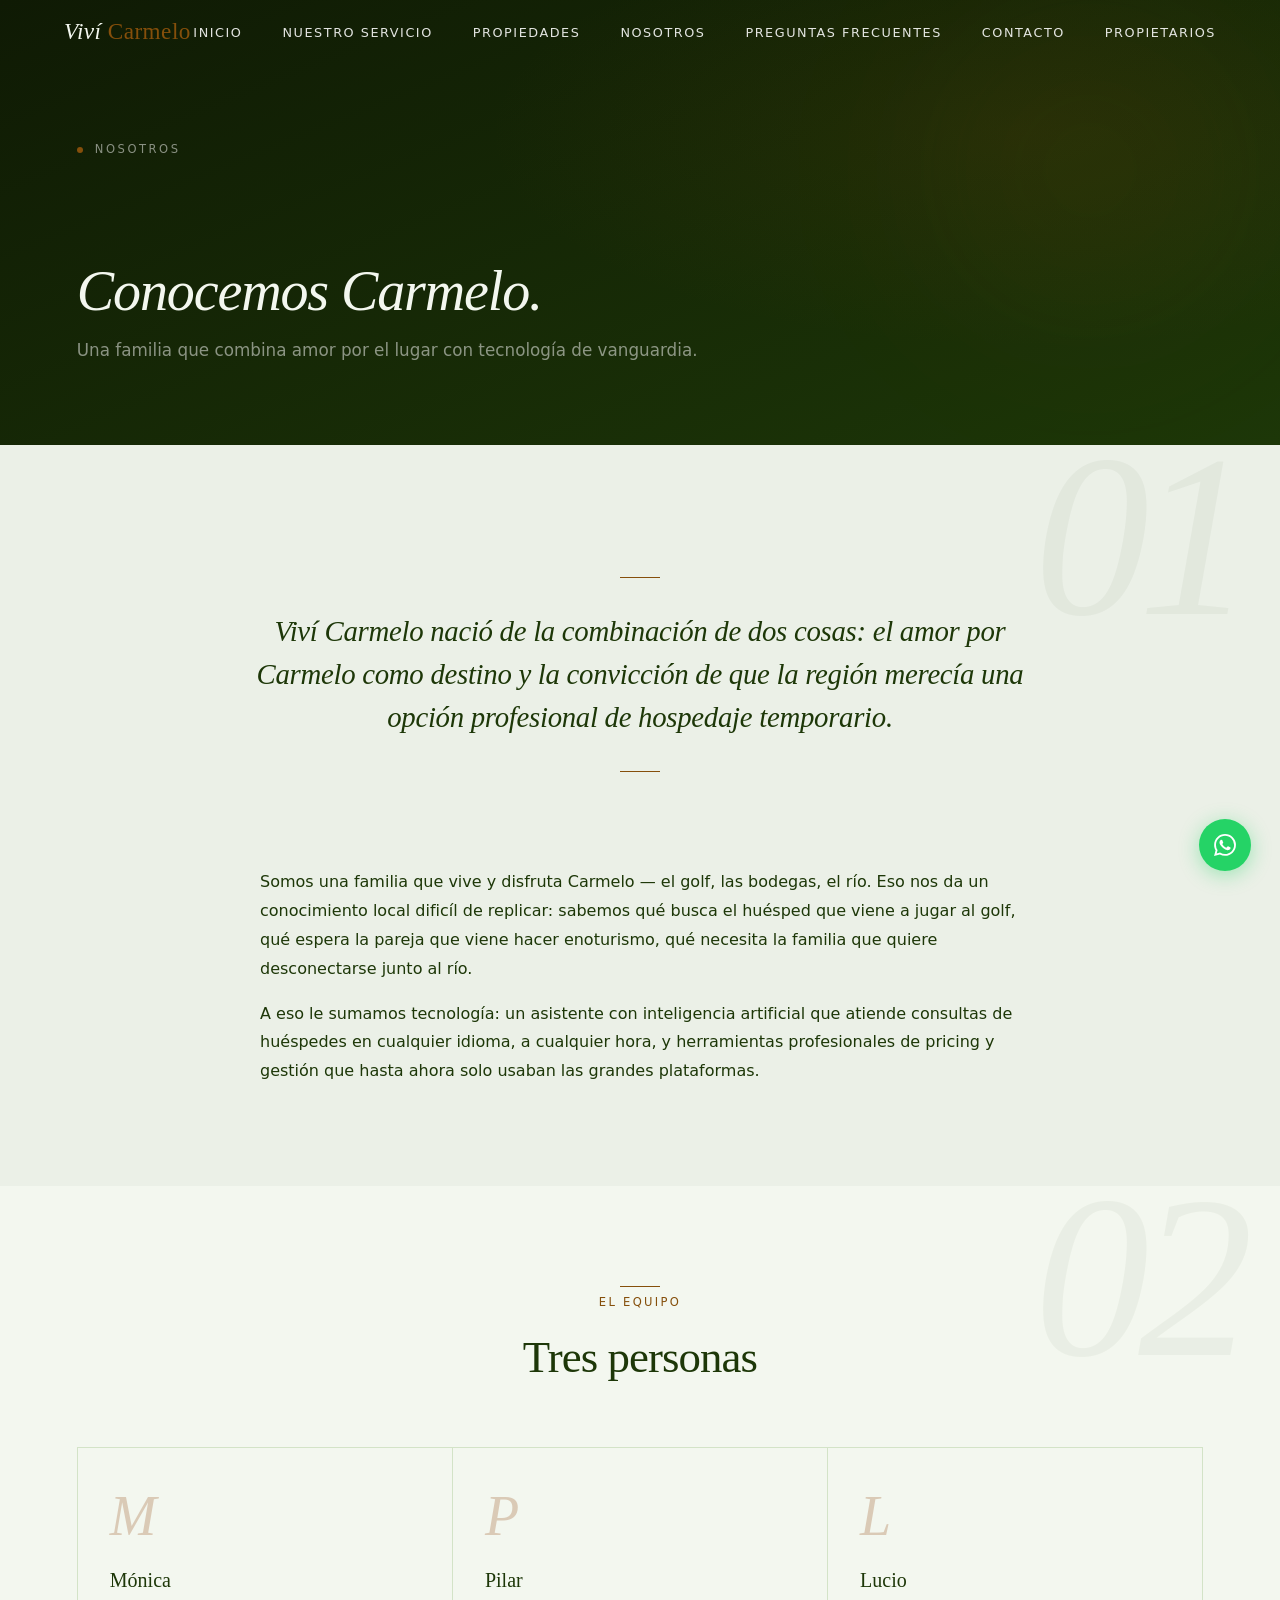
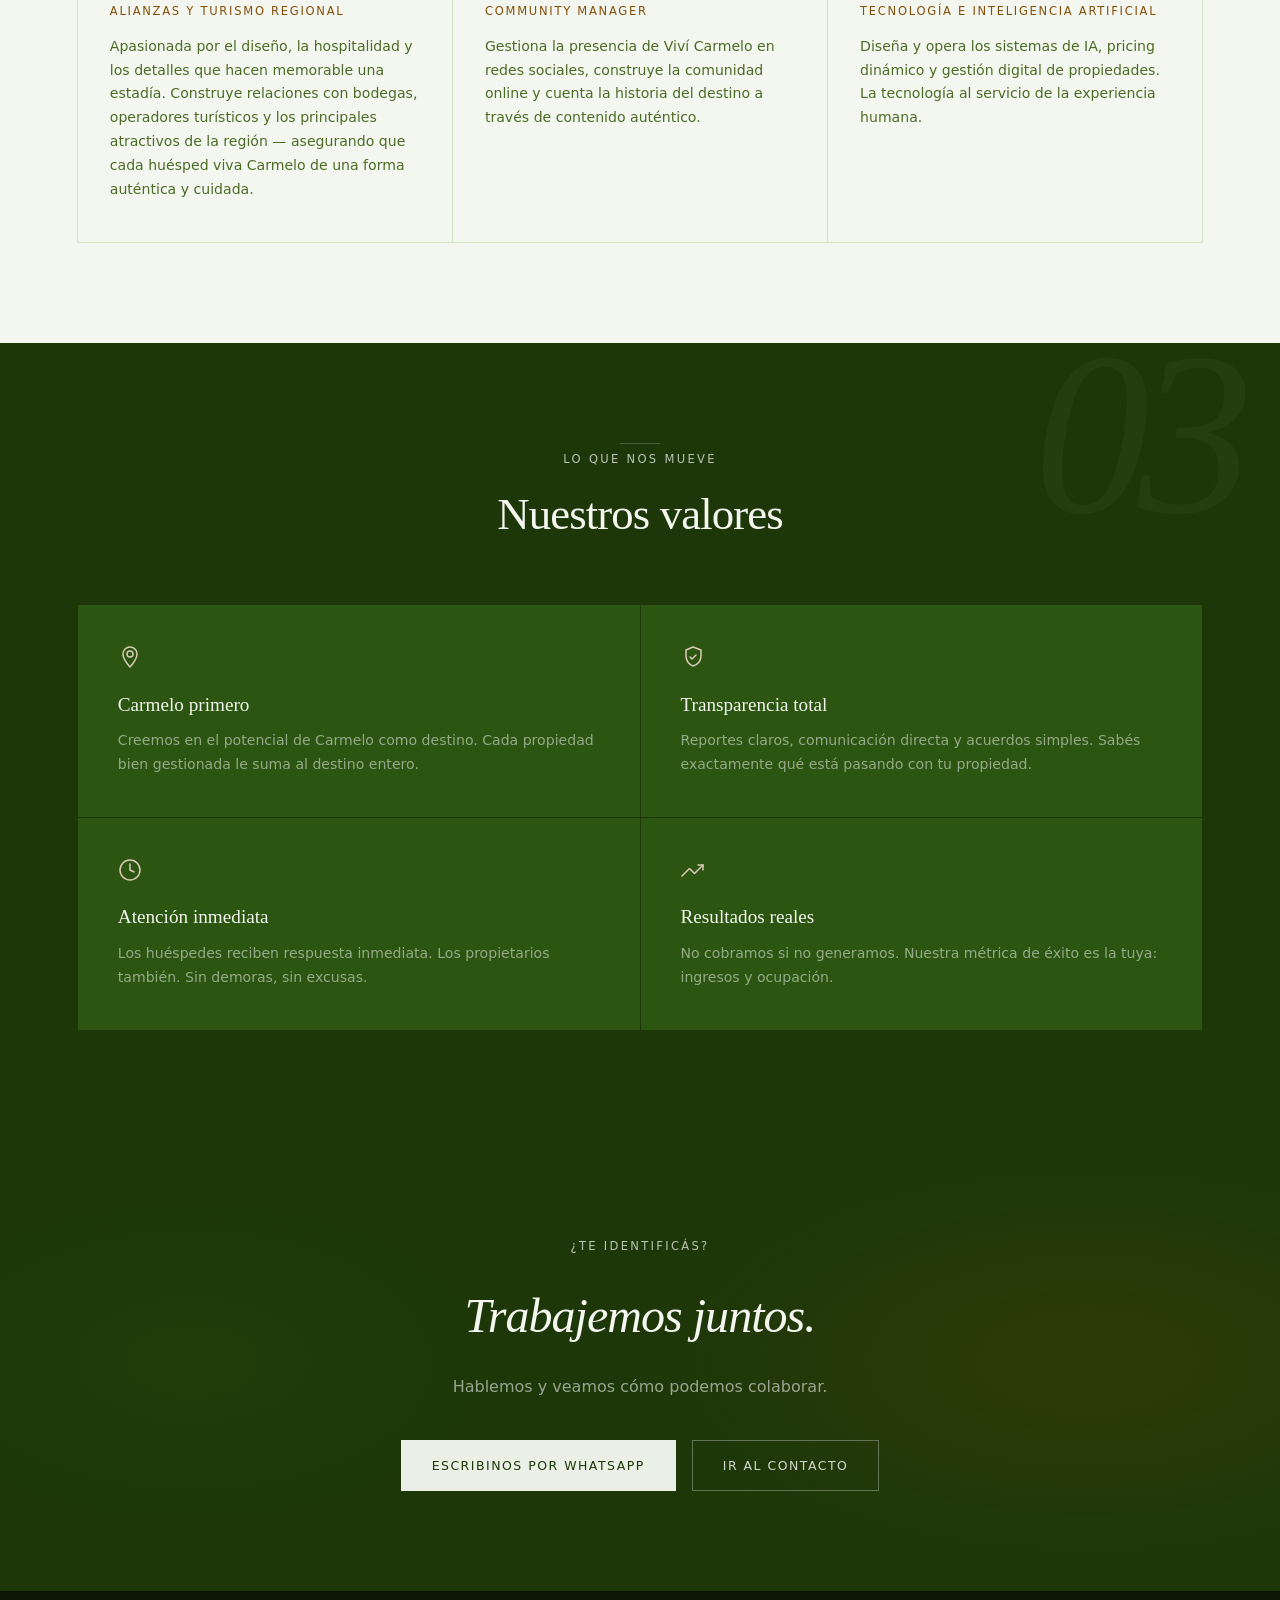
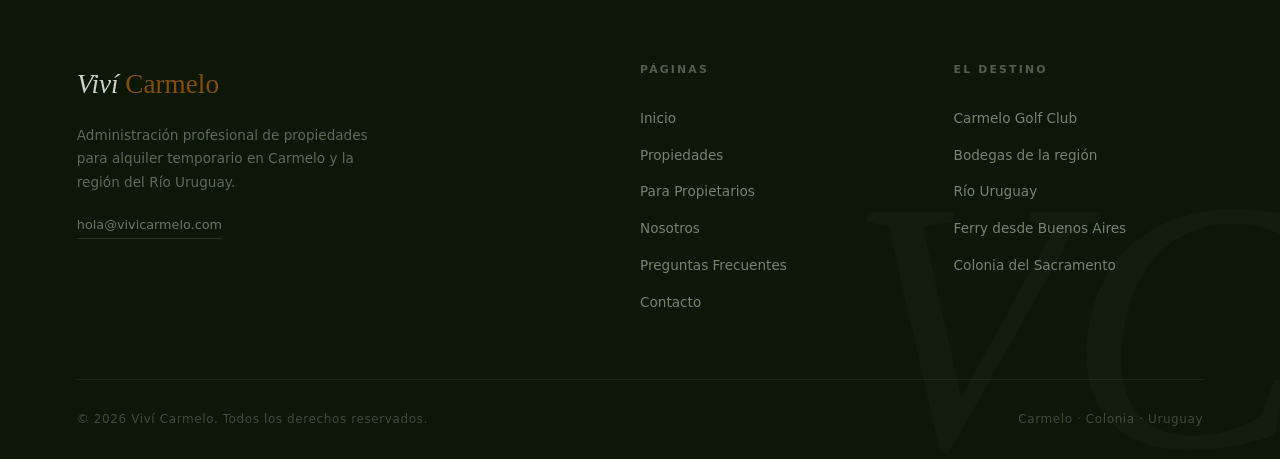
<file: nosotros.html>
<!DOCTYPE html>
<html lang="es">
<head>
  <!-- Google tag (gtag.js) -->
  <script async src="https://www.googletagmanager.com/gtag/js?id=G-QRPR9D5BZB"></script>
  <script>
    window.dataLayer = window.dataLayer || [];
    function gtag(){dataLayer.push(arguments);}
    gtag("js", new Date());
    gtag("config", "G-QRPR9D5BZB");
  </script>
  <meta charset="UTF-8">
  <meta name="viewport" content="width=device-width, initial-scale=1.0">
  <meta name="description" content="Somos una familia de Carmelo que combina conocimiento local con tecnología de inteligencia artificial para gestionar propiedades en Airbnb.">
  <title>Nosotros — Viví Carmelo</title>
<style>
:root{--green-1:#0C1705;--green-2:#1D3708;--green-3:#2B5510;--green-4:#3B6D11;--green-5:#5A9020;--green-6:#85B04A;--green-7:#B1C5A0;--green-8:#D3E3C7;--green-9:#EBF0E7;--brown-1:#2A1505;--brown-2:#4D2A0A;--brown-3:#6B3A12;--brown-4:#854F0B;--brown-5:#A8682A;--brown-6:#C89060;--brown-7:#DACAB6;--brown-8:#EDE5D8;--cream:var(--green-9);--cream-alt:var(--green-8);--cream-light:#F3F7EF;--cream-warm:var(--brown-8);--ink:var(--green-1);--ink-soft:var(--green-2);--ink-muted:#4C6B26;--forest:var(--green-2);--forest-mid:var(--green-3);--sage:var(--green-4);--sage-mid:var(--green-5);--sage-light:var(--green-7);--ochre:var(--brown-4);--ochre-mid:var(--brown-5);--ochre-pale:var(--brown-7);--gold:var(--brown-3);--f-display:'Cormorant Garamond',Georgia,serif;--f-body:'DM Sans',system-ui,sans-serif;--ease:cubic-bezier(.25,.1,.25,1);--ease-out:cubic-bezier(0,0,.2,1);--ease-back:cubic-bezier(.34,1.56,.64,1)}
*,*::before,*::after{box-sizing:border-box;margin:0;padding:0}
html{scroll-behavior:smooth;font-size:16px;scroll-padding-top:80px}
body{font-family:var(--f-body);font-weight:400;color:var(--ink);background:var(--cream);line-height:1.7;-webkit-font-smoothing:antialiased;-moz-osx-font-smoothing:grayscale;text-rendering:optimizeLegibility;font-optical-sizing:auto}
a{color:inherit;text-decoration:none}img{max-width:100%;display:block}ul{list-style:none}
#mainNav{position:fixed;top:0;left:0;right:0;z-index:9999;height:64px;display:flex;align-items:center;justify-content:space-between;padding:0 5%;transition:background .4s var(--ease),border-color .4s var(--ease);border-bottom:1px solid transparent}
#mainNav.scrolled{background:rgba(241,234,212,.96);backdrop-filter:blur(12px);border-bottom-color:var(--cream-alt)}
.nav-logo{font-family:var(--f-display);font-style:italic;font-weight:500;font-size:1.45rem;color:var(--cream-light);letter-spacing:.02em;transition:color .3s}
#mainNav.scrolled .nav-logo{color:var(--forest)}.nav-logo em{font-style:normal;color:var(--ochre)}
.nav-links{display:flex;gap:2.5rem}
.nav-links a{font-size:.8rem;font-weight:500;letter-spacing:.12em;text-transform:uppercase;color:rgba(255,255,255,.88);position:relative;transition:color .3s;cursor:pointer}
.nav-links a::after{content:'';position:absolute;bottom:-3px;left:0;width:0;height:1px;background:var(--ochre);transition:width .35s var(--ease-out)}
.nav-links a:hover,.nav-links a.active{color:rgba(255,255,255,1)}.nav-links a:hover::after,.nav-links a.active::after{width:100%}
#mainNav.scrolled .nav-links a{color:var(--ink-muted)}#mainNav.scrolled .nav-links a:hover,#mainNav.scrolled .nav-links a.active{color:var(--forest)}
.nav-toggle{display:none;background:none;border:none;cursor:pointer;flex-direction:column;gap:5px;padding:4px}
.nav-toggle span{display:block;width:22px;height:1px;background:currentColor;transition:transform .3s,opacity .3s}
.nav-toggle{color:rgba(255,255,255,.8)}#mainNav.scrolled .nav-toggle{color:var(--ink)}
.btn{display:inline-block;font-family:var(--f-body);font-size:.78rem;font-weight:500;letter-spacing:.12em;text-transform:uppercase;padding:14px 30px;border:1px solid transparent;cursor:pointer;transition:all .3s var(--ease);white-space:nowrap}
.btn-ochre{background:var(--ochre);color:var(--cream-light);border-color:var(--ochre)}.btn-ochre:hover{background:#6a3e09;border-color:#6a3e09;color:var(--cream-light);transform:translateY(-2px)}
.btn-ghost{background:transparent;color:rgba(255,255,255,.85);border-color:rgba(255,255,255,.35)}.btn-ghost:hover{background:rgba(255,255,255,.08);border-color:rgba(255,255,255,.7);color:#fff;transform:translateY(-2px)}
.reveal{opacity:0;transform:translateY(28px);transition:opacity .7s var(--ease-out),transform .7s var(--ease-out)}.reveal.visible{opacity:1;transform:none}
.reveal-delay-1{transition-delay:.1s}.reveal-delay-2{transition-delay:.2s}.reveal-delay-3{transition-delay:.3s}.reveal-delay-4{transition-delay:.4s}
.hero{min-height:100vh;display:grid;grid-template-columns:1fr 1fr;overflow:hidden;background:#0F1A04}
.hero-content{position:relative;display:flex;flex-direction:column;justify-content:center;padding:120px 7% 80px;overflow:hidden;z-index:2;max-width:none}
.hero-slideshow{position:relative;overflow:hidden;margin-left:-30%;z-index:3;-webkit-mask-image:linear-gradient(to right,transparent 0%,black 45%);mask-image:linear-gradient(to right,transparent 0%,black 45%)}
.hero-slide{position:absolute;inset:0;width:100%;height:100%;object-fit:cover;opacity:0;transition:opacity 1.5s ease}.hero-slide.active{opacity:1}
.hero-orb{position:absolute;border-radius:50%;pointer-events:none;filter:blur(80px);opacity:.55;animation:orbFloat 12s ease-in-out infinite}
.hero-orb--a{width:500px;height:500px;background:radial-gradient(circle,rgba(133,79,11,.25) 0%,transparent 70%);top:-80px;right:-60px;animation-duration:14s}
.hero-orb--b{width:350px;height:350px;background:radial-gradient(circle,rgba(59,109,17,.2) 0%,transparent 70%);bottom:60px;left:-40px;animation-duration:10s;animation-delay:-5s}
@keyframes orbFloat{0%,100%{transform:translate(0,0) scale(1)}33%{transform:translate(20px,-30px) scale(1.05)}66%{transform:translate(-15px,15px) scale(.97)}}
.hero-kicker{display:flex;align-items:center;gap:.75rem;margin-bottom:2.2rem}
.hero-dot{width:6px;height:6px;background:var(--ochre);border-radius:50%;animation:pulse 2.5s ease-in-out infinite}
@keyframes pulse{0%,100%{opacity:1}50%{opacity:.3}}
.hero-kicker span{font-size:.72rem;letter-spacing:.22em;text-transform:uppercase;color:rgba(255,255,255,.5);font-family:var(--f-body);font-weight:400}
.hero-title{font-family:var(--f-display);font-style:italic;font-weight:400;font-size:clamp(2.6rem,5.5vw,4.2rem);line-height:1.12;color:var(--cream-light);letter-spacing:-.02em;margin-bottom:1.8rem}.hero-title em{font-style:normal;color:var(--ochre)}
.hero-sub{font-family:var(--f-body);font-weight:300;font-size:1.05rem;color:rgba(255,255,255,.62);max-width:500px;line-height:1.75;margin-bottom:2.8rem}
.hero-btns{display:flex;gap:1rem;flex-wrap:wrap;position:relative;z-index:3}
.page-hero{background:radial-gradient(ellipse 70% 80% at 80% 30%,rgba(133,79,11,.12) 0%,transparent 60%),linear-gradient(158deg,#0F1A04 0%,#1D3708 100%);padding:140px 6% 80px;position:relative;overflow:hidden}
.page-hero-inner{max-width:700px;position:relative;z-index:2}
.page-hero h1{font-family:var(--f-display);font-style:italic;font-weight:400;font-size:clamp(2.2rem,5vw,3.5rem);color:var(--cream-light);line-height:1.15;letter-spacing:-.02em;margin-bottom:.8rem}
.page-hero p{font-weight:300;font-size:1.05rem;color:rgba(255,255,255,.5)}.page-hero .hero-orb--a{opacity:.4}
@media(max-width:768px){.nav-links{display:none;position:absolute;top:64px;left:0;right:0;background:rgba(241,234,212,.97);backdrop-filter:blur(12px);flex-direction:column;gap:0;padding:1rem 0;border-bottom:1px solid var(--cream-alt)}.nav-links.open{display:flex}.nav-links a{color:var(--ink-muted)!important;padding:.9rem 6%;display:block;border-bottom:1px solid rgba(0,0,0,.04)}.nav-links a:hover,.nav-links a.active{color:var(--forest)!important}.nav-links a::after{display:none}.nav-toggle{display:flex}.hero{grid-template-columns:1fr;grid-template-rows:auto 55vw}.hero-content{padding:110px 5% 50px}.hero-slideshow{margin-left:0;-webkit-mask-image:none;mask-image:none}.hero-title{font-size:2.2rem}.hero-btns{flex-direction:column}.hero-btns .btn{text-align:center}.page-hero{padding:110px 5% 60px}}
</style>
  <link rel="stylesheet" media="print" onload="this.media='all'" href="styles.css">
  <noscript><link rel="stylesheet" href="styles.css"></noscript>
   <link rel="icon" href="https://res.cloudinary.com/dhe2flcrt/image/upload/v1782695231/favicon_c6m3of.ico" type="image/png">
  <style>
    #ai-widget-btn { right: 88px !important; }
    #ai-widget-box { right: 88px !important; }
    @media (max-width: 420px) { #ai-widget-btn { right: 80px !important; } #ai-widget-box { right: 16px !important; width: calc(100vw - 32px) !important; } }
  </style>
</head>
<body>

<nav id="mainNav">
  <a href="index.html" class="nav-logo">Viví <em>Carmelo</em></a>
  <button class="nav-toggle" id="navToggle" aria-label="Abrir menú">
    <span></span><span></span><span></span>
  </button>
  <ul class="nav-links" id="navLinks">
    <li><a href="index.html">Inicio</a></li>
    <li><a href="index.html#servicios">Nuestro Servicio</a></li>
    <li><a href="propiedades.html">Propiedades</a></li>
    <li><a href="nosotros.html" class="active">Nosotros</a></li>
    <li><a href="faq.html">Preguntas Frecuentes</a></li>
    <li><a href="contacto.html">Contacto</a></li>
    <li><a href="propietarios.html">Propietarios</a></li>
  </ul>
</nav>

<main>
<div class="page-hero">
  <div class="hero-orb hero-orb--a" aria-hidden="true"></div>
  <div class="page-hero-inner">
    <div class="hero-kicker">
      <span class="hero-dot"></span>
      <span>Nosotros</span>
    </div>
    <h1><br>Conocemos Carmelo.</h1>
    <p>Una familia que combina amor por el lugar con tecnología de vanguardia.</p>
  </div>
</div>

<!-- HISTORIA -->
<section class="section section--cream">
  <div class="section-num" aria-hidden="true">01</div>
  <div class="positioning reveal">
    <blockquote>
      Viví Carmelo nació de la combinación de dos cosas: el amor por Carmelo
      como destino y la convicción de que la región merecía una opción profesional
      de hospedaje temporario.
    </blockquote>
  </div>
  <div style="max-width:760px;margin:4rem auto 0;" class="reveal">
    <p class="body-text">
      Somos una familia que vive y disfruta Carmelo — el golf, las bodegas, el río.
      Eso nos da un conocimiento local dificíl de replicar:
      sabemos qué busca el huésped que viene a jugar al golf, qué espera la pareja
      que viene hacer enoturismo, qué necesita la familia que
      quiere desconectarse junto al río.
    </p>
    <p class="body-text" style="margin-top:1rem;">
      A eso le sumamos tecnología: un asistente con inteligencia artificial que
      atiende consultas de huéspedes en cualquier idioma, a cualquier hora, y
      herramientas profesionales de pricing y gestión que hasta ahora solo usaban
      las grandes plataformas.
    </p>
  </div>
</section>

<!-- EQUIPO -->
<section class="section section--light">
  <div class="section-num" aria-hidden="true">02</div>
  <div class="section-header text-center reveal">
    <span class="section-rule" style="margin:0 auto;"></span>
    <span class="label-eyebrow">El equipo</span>
    <h2 class="section-heading">Tres personas</h2>
  </div>

  <div class="team-grid">
    <div class="team-card reveal reveal-delay-2">
      <span class="team-initial">M</span>
      <h3>Mónica</h3>
      <span class="team-role">Alianzas y turismo regional</span>
      <p>Apasionada por el diseño, la hospitalidad y los detalles que hacen memorable una estadía. Construye relaciones con bodegas, operadores turísticos y los principales atractivos de la región — asegurando que cada huésped viva Carmelo de una forma auténtica y cuidada.</p>
    </div>
    <div class="team-card reveal reveal-delay-1">
      <span class="team-initial">P</span>
      <h3>Pilar</h3>
      <span class="team-role">Community manager</span>
      <p>Gestiona la presencia de Viví Carmelo en redes sociales, construye la comunidad online y cuenta la historia del destino a través de contenido auténtico.</p>
    </div>
    <div class="team-card reveal reveal-delay-3">
      <span class="team-initial">L</span>
      <h3>Lucio</h3>
      <span class="team-role">Tecnología e Inteligencia Artificial</span>
      <p>Diseña y opera los sistemas de IA, pricing dinámico y gestión digital de propiedades. La tecnología al servicio de la experiencia humana.</p>
    </div>

  </div>
</section>

<!-- VALORES -->
<section class="section section--forest" style="background:var(--forest);">
  <div class="section-num" style="color:#fff;opacity:.03;" aria-hidden="true">03</div>
  <div class="section-header text-center reveal">
    <span class="section-rule" style="margin:0 auto;background:rgba(255,255,255,.2);"></span>
    <span class="label-eyebrow">Lo que nos mueve</span>
    <h2 class="section-heading" style="color:var(--cream-light);">Nuestros valores</h2>
  </div>
  <div class="values-grid">
    <div class="value-card reveal reveal-delay-1">
      <span class="value-icon"><svg viewBox="0 0 24 24" fill="none" stroke="currentColor" stroke-width="1.5" stroke-linecap="round" stroke-linejoin="round"><circle cx="12" cy="9" r="3"/><path d="M12 2a7 7 0 017 7c0 5.25-7 13-7 13S5 14.25 5 9a7 7 0 017-7z"/></svg></span>
      <h3>Carmelo primero</h3>
      <p>Creemos en el potencial de Carmelo como destino. Cada propiedad bien gestionada le suma al destino entero.</p>
    </div>
    <div class="value-card reveal reveal-delay-2">
      <span class="value-icon"><svg viewBox="0 0 24 24" fill="none" stroke="currentColor" stroke-width="1.5" stroke-linecap="round" stroke-linejoin="round"><path d="M12 2l8 3v6c0 5-3.5 9-8 10C8.5 20 5 16 5 11V5l7-3z"/><polyline points="9 12 11 14 15 10"/></svg></span>
      <h3>Transparencia total</h3>
      <p>Reportes claros, comunicación directa y acuerdos simples. Sabés exactamente qué está pasando con tu propiedad.</p>
    </div>
    <div class="value-card reveal reveal-delay-3">
      <span class="value-icon"><svg viewBox="0 0 24 24" fill="none" stroke="currentColor" stroke-width="1.5" stroke-linecap="round" stroke-linejoin="round"><circle cx="12" cy="12" r="10"/><polyline points="12 6 12 12 16 14"/></svg></span>
      <h3>Atención inmediata</h3>
      <p>Los huéspedes reciben respuesta inmediata. Los propietarios también. Sin demoras, sin excusas.</p>
    </div>
    <div class="value-card reveal reveal-delay-4">
      <span class="value-icon"><svg viewBox="0 0 24 24" fill="none" stroke="currentColor" stroke-width="1.5" stroke-linecap="round" stroke-linejoin="round"><polyline points="22 7 13.5 15.5 8.5 10.5 1 18"/><polyline points="17 7 22 7 22 12"/></svg></span>
      <h3>Resultados reales</h3>
      <p>No cobramos si no generamos. Nuestra métrica de éxito es la tuya: ingresos y ocupación.</p>
    </div>
  </div>
</section>

<!-- CTA -->
<section class="cta-section">
  <span class="label-eyebrow reveal">¿Te identificás?</span>
  <h2 class="reveal reveal-delay-1">Trabajemos juntos.</h2>
  <p class="reveal reveal-delay-2">Hablemos y veamos cómo podemos colaborar.</p>
  <div class="cta-btns reveal reveal-delay-3">
    <a href="https://wa.me/59892424644" class="btn btn-cream" target="_blank">Escribinos por WhatsApp</a>
    <a href="contacto.html" class="btn btn-outline-cream">Ir al contacto</a>
  </div>
</section>

</main>
<footer>
  <div class="footer-top">
    <div class="footer-brand">
      <span class="logo-f">Viví <em>Carmelo</em></span>
      <p>Administración profesional de propiedades para alquiler temporario en Carmelo y la región del Río Uruguay.</p>
      <a href="mailto:hola@vivicarmelo.com" class="footer-email">hola@vivicarmelo.com</a>
    </div>
    <nav class="footer-nav">
      <h4>Páginas</h4>
      <ul>
        <li><a href="index.html">Inicio</a></li>
        <li><a href="propiedades.html">Propiedades</a></li>
        <li><a href="propietarios.html">Para Propietarios</a></li>
        <li><a href="nosotros.html">Nosotros</a></li>
        <li><a href="faq.html">Preguntas Frecuentes</a></li>
        <li><a href="contacto.html">Contacto</a></li>
      </ul>
    </nav>
    <nav class="footer-nav">
      <h4>El destino</h4>
      <ul>
        <li><a href="#">Carmelo Golf Club</a></li>
        <li><a href="#">Bodegas de la región</a></li>
        <li><a href="#">Río Uruguay</a></li>
        <li><a href="#">Ferry desde Buenos Aires</a></li>
        <li><a href="#">Colonia del Sacramento</a></li>
      </ul>
    </nav>
  </div>
  <div class="footer-bottom">
    <span>© 2026 Viví Carmelo. Todos los derechos reservados.</span>
    <span>Carmelo · Colonia · Uruguay</span>
  </div>
</footer>

<a href="https://wa.me/59892424644" class="wa-float" target="_blank" aria-label="WhatsApp"><svg width="22" height="22" viewBox="0 0 24 24" fill="white"><path d="M17.472 14.382c-.297-.149-1.758-.867-2.03-.967-.273-.099-.471-.148-.67.15-.197.297-.767.966-.94 1.164-.173.199-.347.223-.644.075-.297-.15-1.255-.463-2.39-1.475-.883-.788-1.48-1.761-1.653-2.059-.173-.297-.018-.458.13-.606.134-.133.298-.347.446-.52.149-.174.198-.298.298-.497.099-.198.05-.371-.025-.52-.075-.149-.669-1.612-.916-2.207-.242-.579-.487-.5-.669-.51-.173-.008-.371-.01-.57-.01-.198 0-.52.074-.792.372-.272.297-1.04 1.016-1.04 2.479 0 1.462 1.065 2.875 1.213 3.074.149.198 2.096 3.2 5.077 4.487.709.306 1.262.489 1.694.625.712.227 1.36.195 1.871.118.571-.085 1.758-.719 2.006-1.413.248-.694.248-1.289.173-1.413-.074-.124-.272-.198-.57-.347m-5.421 7.403h-.004a9.87 9.87 0 01-5.031-1.378l-.361-.214-3.741.982.998-3.648-.235-.374a9.86 9.86 0 01-1.51-5.26c.001-5.45 4.436-9.884 9.888-9.884 2.64 0 5.122 1.03 6.988 2.898a9.825 9.825 0 012.893 6.994c-.003 5.45-4.437 9.884-9.885 9.884m8.413-18.297A11.815 11.815 0 0012.05 0C5.495 0 .16 5.335.157 11.892c0 2.096.547 4.142 1.588 5.945L.057 24l6.305-1.654a11.882 11.882 0 005.683 1.448h.005c6.554 0 11.89-5.335 11.893-11.893a11.821 11.821 0 00-3.48-8.413z"/></svg></a>

<script>
const nav = document.getElementById('mainNav');
/* Active nav link por sección */
const sections = document.querySelectorAll('section[id]');
const navItems = document.querySelectorAll('.nav-links a');
window.addEventListener('scroll', () => {
  let current = '';
  sections.forEach(section => {
    if (window.scrollY >= section.offsetTop - 100) {
      current = section.getAttribute('id');
    }
  });
  navItems.forEach(a => {
    a.classList.remove('active');
    if (a.getAttribute('href') === '#' + current) {
      a.classList.add('active');
    }
  });
}, { passive: true });
if (window.scrollY > 40) nav.classList.add('scrolled');
window.addEventListener('scroll', () => nav.classList.toggle('scrolled', window.scrollY > 40), { passive: true });
const toggle = document.getElementById('navToggle');
const navLinks = document.getElementById('navLinks');
toggle.addEventListener('click', () => navLinks.classList.toggle('open'));
navLinks.querySelectorAll('a').forEach(a => a.addEventListener('click', () => navLinks.classList.remove('open')));
const observer = new IntersectionObserver((entries) => {
  entries.forEach(e => { if (e.isIntersecting) { e.target.classList.add('visible'); observer.unobserve(e.target); } });
}, { threshold: 0.12 });
document.querySelectorAll('.reveal').forEach(el => observer.observe(el));
</script>
  <script src="https://inmobiliaria-assistantv2-production.up.railway.app/widget.js?token=TOKEN-4AD230606C2345B089286FBFAD143331"></script>
</body>
</html>
</file>
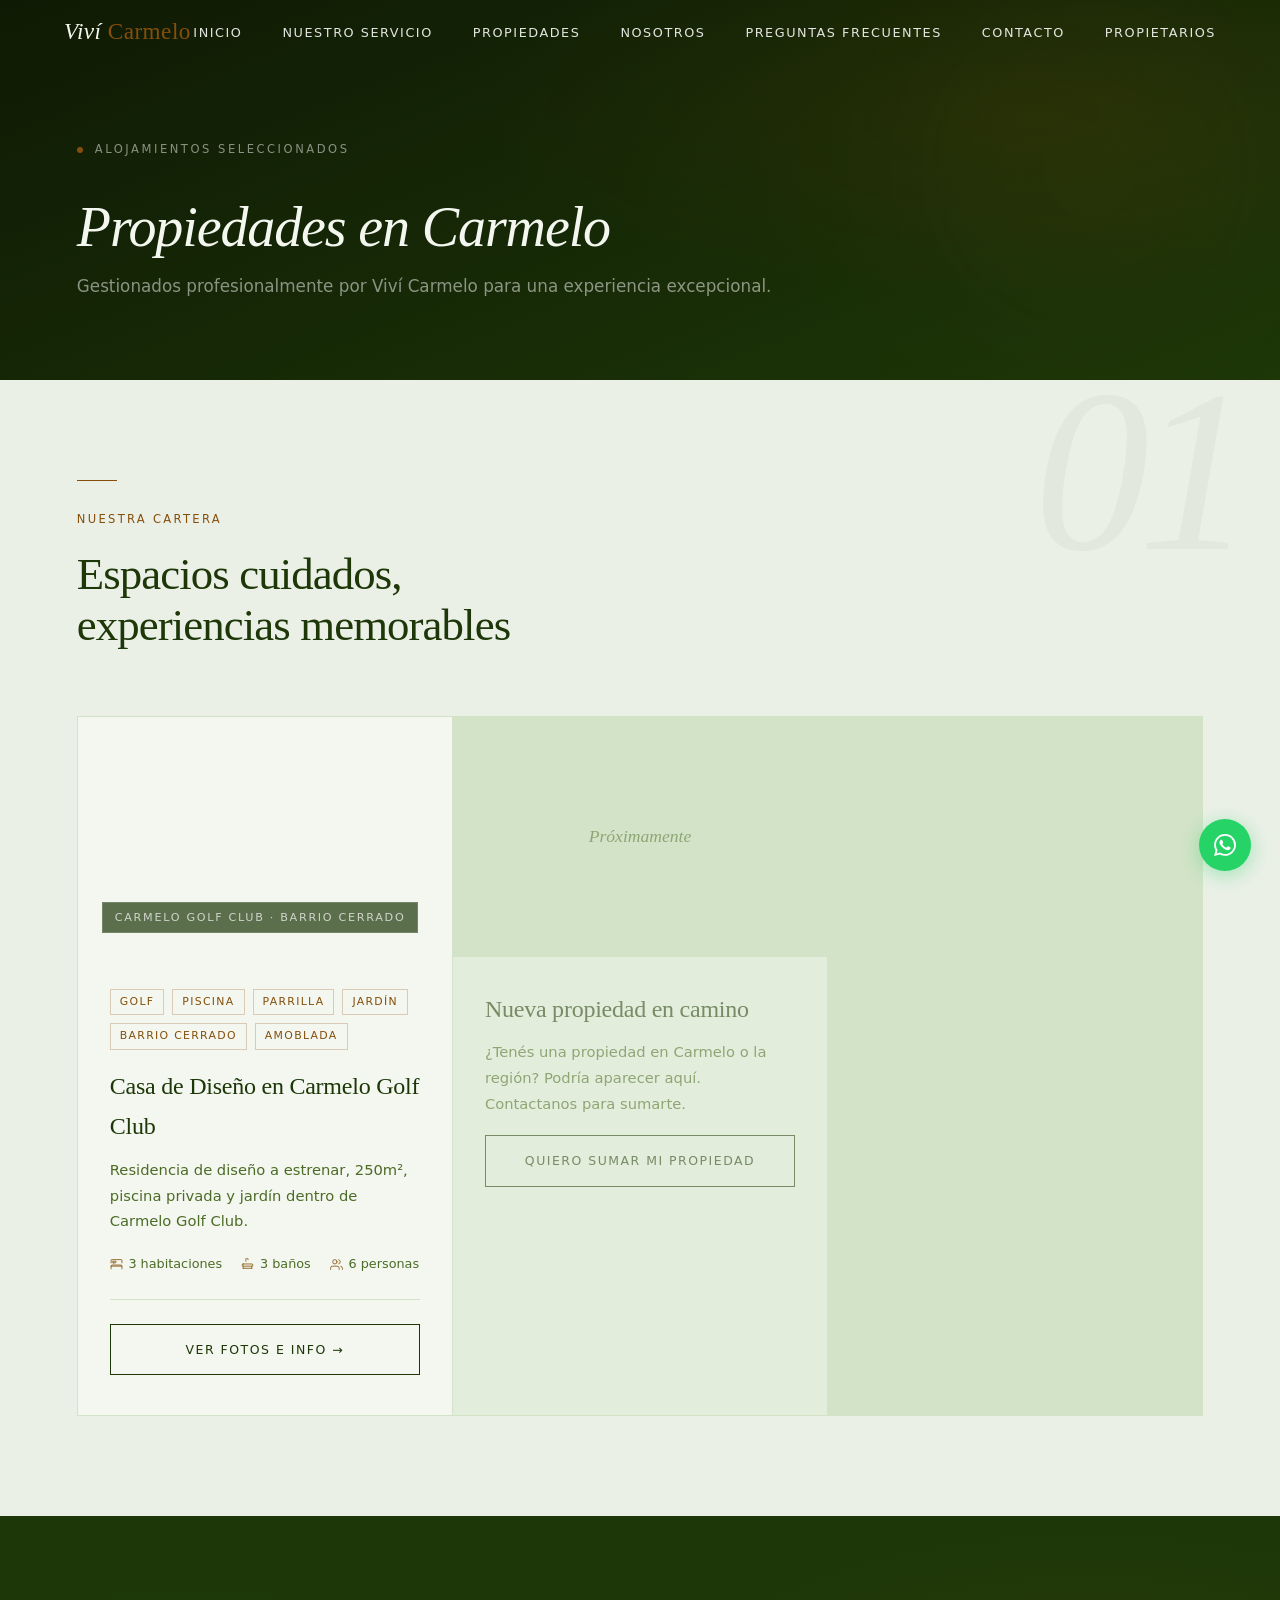
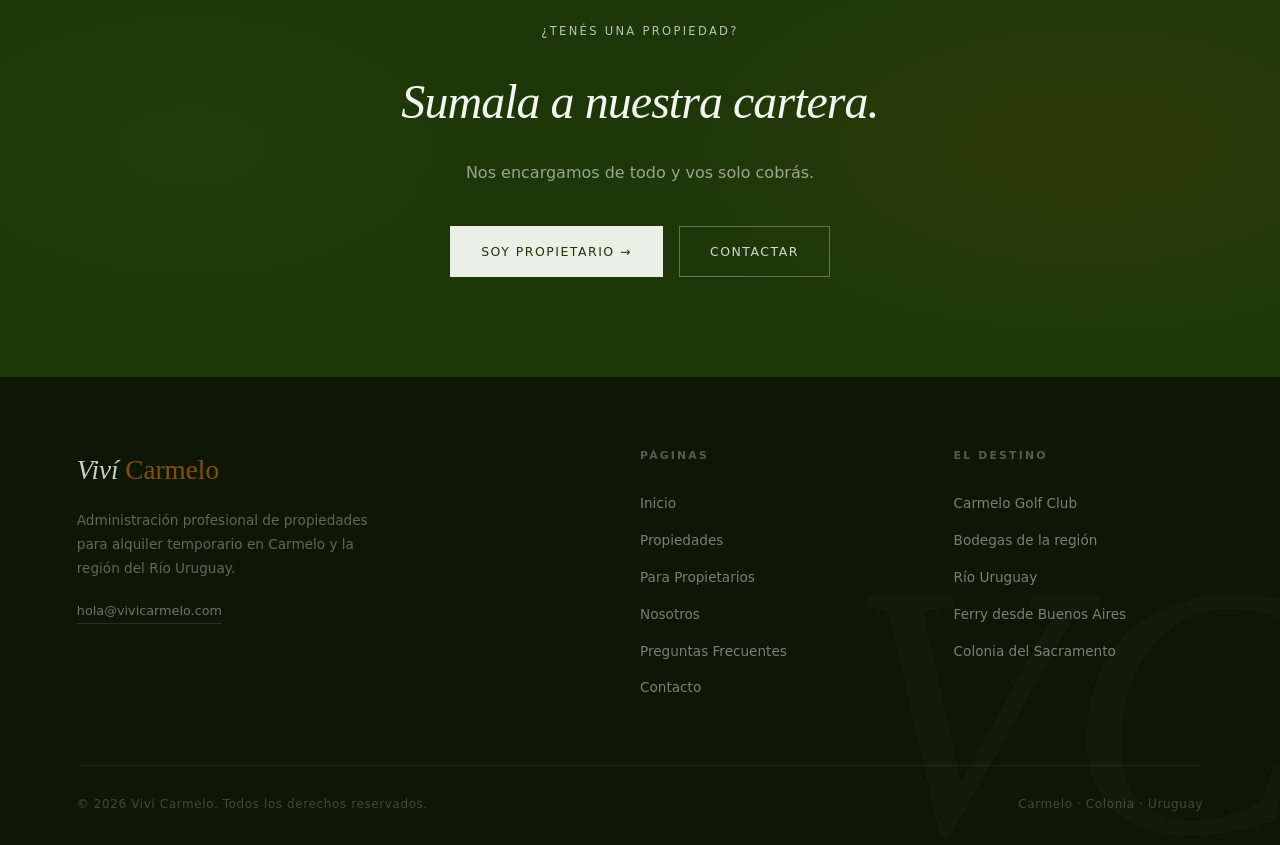
<file: propiedades.html>
<!DOCTYPE html>
<html lang="es">
<head>
  <!-- Google tag (gtag.js) -->
  <script async src="https://www.googletagmanager.com/gtag/js?id=G-QRPR9D5BZB"></script>
  <script>
    window.dataLayer = window.dataLayer || [];
    function gtag(){dataLayer.push(arguments);}
    gtag("js", new Date());
    gtag("config", "G-QRPR9D5BZB");
  </script>
  <meta charset="UTF-8">
  <meta name="viewport" content="width=device-width, initial-scale=1.0">
  <meta name="description" content="Alojamientos en Carmelo Uruguay — Casa Carmelo Golf y más propiedades. Reservá directamente con Viví Carmelo.">
  <title>Propiedades — Viví Carmelo</title>
<style>
:root{--green-1:#0C1705;--green-2:#1D3708;--green-3:#2B5510;--green-4:#3B6D11;--green-5:#5A9020;--green-6:#85B04A;--green-7:#B1C5A0;--green-8:#D3E3C7;--green-9:#EBF0E7;--brown-1:#2A1505;--brown-2:#4D2A0A;--brown-3:#6B3A12;--brown-4:#854F0B;--brown-5:#A8682A;--brown-6:#C89060;--brown-7:#DACAB6;--brown-8:#EDE5D8;--cream:var(--green-9);--cream-alt:var(--green-8);--cream-light:#F3F7EF;--cream-warm:var(--brown-8);--ink:var(--green-1);--ink-soft:var(--green-2);--ink-muted:#4C6B26;--forest:var(--green-2);--forest-mid:var(--green-3);--sage:var(--green-4);--sage-mid:var(--green-5);--sage-light:var(--green-7);--ochre:var(--brown-4);--ochre-mid:var(--brown-5);--ochre-pale:var(--brown-7);--gold:var(--brown-3);--f-display:'Cormorant Garamond',Georgia,serif;--f-body:'DM Sans',system-ui,sans-serif;--ease:cubic-bezier(.25,.1,.25,1);--ease-out:cubic-bezier(0,0,.2,1);--ease-back:cubic-bezier(.34,1.56,.64,1)}
*,*::before,*::after{box-sizing:border-box;margin:0;padding:0}
html{scroll-behavior:smooth;font-size:16px;scroll-padding-top:80px}
body{font-family:var(--f-body);font-weight:400;color:var(--ink);background:var(--cream);line-height:1.7;-webkit-font-smoothing:antialiased;-moz-osx-font-smoothing:grayscale;text-rendering:optimizeLegibility;font-optical-sizing:auto}
a{color:inherit;text-decoration:none}img{max-width:100%;display:block}ul{list-style:none}
#mainNav{position:fixed;top:0;left:0;right:0;z-index:9999;height:64px;display:flex;align-items:center;justify-content:space-between;padding:0 5%;transition:background .4s var(--ease),border-color .4s var(--ease);border-bottom:1px solid transparent}
#mainNav.scrolled{background:rgba(241,234,212,.96);backdrop-filter:blur(12px);border-bottom-color:var(--cream-alt)}
.nav-logo{font-family:var(--f-display);font-style:italic;font-weight:500;font-size:1.45rem;color:var(--cream-light);letter-spacing:.02em;transition:color .3s}
#mainNav.scrolled .nav-logo{color:var(--forest)}.nav-logo em{font-style:normal;color:var(--ochre)}
.nav-links{display:flex;gap:2.5rem}
.nav-links a{font-size:.8rem;font-weight:500;letter-spacing:.12em;text-transform:uppercase;color:rgba(255,255,255,.88);position:relative;transition:color .3s;cursor:pointer}
.nav-links a::after{content:'';position:absolute;bottom:-3px;left:0;width:0;height:1px;background:var(--ochre);transition:width .35s var(--ease-out)}
.nav-links a:hover,.nav-links a.active{color:rgba(255,255,255,1)}.nav-links a:hover::after,.nav-links a.active::after{width:100%}
#mainNav.scrolled .nav-links a{color:var(--ink-muted)}#mainNav.scrolled .nav-links a:hover,#mainNav.scrolled .nav-links a.active{color:var(--forest)}
.nav-toggle{display:none;background:none;border:none;cursor:pointer;flex-direction:column;gap:5px;padding:4px}
.nav-toggle span{display:block;width:22px;height:1px;background:currentColor;transition:transform .3s,opacity .3s}
.nav-toggle{color:rgba(255,255,255,.8)}#mainNav.scrolled .nav-toggle{color:var(--ink)}
.btn{display:inline-block;font-family:var(--f-body);font-size:.78rem;font-weight:500;letter-spacing:.12em;text-transform:uppercase;padding:14px 30px;border:1px solid transparent;cursor:pointer;transition:all .3s var(--ease);white-space:nowrap}
.btn-ochre{background:var(--ochre);color:var(--cream-light);border-color:var(--ochre)}.btn-ochre:hover{background:#6a3e09;border-color:#6a3e09;color:var(--cream-light);transform:translateY(-2px)}
.btn-ghost{background:transparent;color:rgba(255,255,255,.85);border-color:rgba(255,255,255,.35)}.btn-ghost:hover{background:rgba(255,255,255,.08);border-color:rgba(255,255,255,.7);color:#fff;transform:translateY(-2px)}
.reveal{opacity:0;transform:translateY(28px);transition:opacity .7s var(--ease-out),transform .7s var(--ease-out)}.reveal.visible{opacity:1;transform:none}
.reveal-delay-1{transition-delay:.1s}.reveal-delay-2{transition-delay:.2s}.reveal-delay-3{transition-delay:.3s}.reveal-delay-4{transition-delay:.4s}
.hero{min-height:100vh;display:grid;grid-template-columns:1fr 1fr;overflow:hidden;background:#0F1A04}
.hero-content{position:relative;display:flex;flex-direction:column;justify-content:center;padding:120px 7% 80px;overflow:hidden;z-index:2;max-width:none}
.hero-slideshow{position:relative;overflow:hidden;margin-left:-30%;z-index:3;-webkit-mask-image:linear-gradient(to right,transparent 0%,black 45%);mask-image:linear-gradient(to right,transparent 0%,black 45%)}
.hero-slide{position:absolute;inset:0;width:100%;height:100%;object-fit:cover;opacity:0;transition:opacity 1.5s ease}.hero-slide.active{opacity:1}
.hero-orb{position:absolute;border-radius:50%;pointer-events:none;filter:blur(80px);opacity:.55;animation:orbFloat 12s ease-in-out infinite}
.hero-orb--a{width:500px;height:500px;background:radial-gradient(circle,rgba(133,79,11,.25) 0%,transparent 70%);top:-80px;right:-60px;animation-duration:14s}
.hero-orb--b{width:350px;height:350px;background:radial-gradient(circle,rgba(59,109,17,.2) 0%,transparent 70%);bottom:60px;left:-40px;animation-duration:10s;animation-delay:-5s}
@keyframes orbFloat{0%,100%{transform:translate(0,0) scale(1)}33%{transform:translate(20px,-30px) scale(1.05)}66%{transform:translate(-15px,15px) scale(.97)}}
.hero-kicker{display:flex;align-items:center;gap:.75rem;margin-bottom:2.2rem}
.hero-dot{width:6px;height:6px;background:var(--ochre);border-radius:50%;animation:pulse 2.5s ease-in-out infinite}
@keyframes pulse{0%,100%{opacity:1}50%{opacity:.3}}
.hero-kicker span{font-size:.72rem;letter-spacing:.22em;text-transform:uppercase;color:rgba(255,255,255,.5);font-family:var(--f-body);font-weight:400}
.hero-title{font-family:var(--f-display);font-style:italic;font-weight:400;font-size:clamp(2.6rem,5.5vw,4.2rem);line-height:1.12;color:var(--cream-light);letter-spacing:-.02em;margin-bottom:1.8rem}.hero-title em{font-style:normal;color:var(--ochre)}
.hero-sub{font-family:var(--f-body);font-weight:300;font-size:1.05rem;color:rgba(255,255,255,.62);max-width:500px;line-height:1.75;margin-bottom:2.8rem}
.hero-btns{display:flex;gap:1rem;flex-wrap:wrap;position:relative;z-index:3}
.page-hero{background:radial-gradient(ellipse 70% 80% at 80% 30%,rgba(133,79,11,.12) 0%,transparent 60%),linear-gradient(158deg,#0F1A04 0%,#1D3708 100%);padding:140px 6% 80px;position:relative;overflow:hidden}
.page-hero-inner{max-width:700px;position:relative;z-index:2}
.page-hero h1{font-family:var(--f-display);font-style:italic;font-weight:400;font-size:clamp(2.2rem,5vw,3.5rem);color:var(--cream-light);line-height:1.15;letter-spacing:-.02em;margin-bottom:.8rem}
.page-hero p{font-weight:300;font-size:1.05rem;color:rgba(255,255,255,.5)}.page-hero .hero-orb--a{opacity:.4}
@media(max-width:768px){.nav-links{display:none;position:absolute;top:64px;left:0;right:0;background:rgba(241,234,212,.97);backdrop-filter:blur(12px);flex-direction:column;gap:0;padding:1rem 0;border-bottom:1px solid var(--cream-alt)}.nav-links.open{display:flex}.nav-links a{color:var(--ink-muted)!important;padding:.9rem 6%;display:block;border-bottom:1px solid rgba(0,0,0,.04)}.nav-links a:hover,.nav-links a.active{color:var(--forest)!important}.nav-links a::after{display:none}.nav-toggle{display:flex}.hero{grid-template-columns:1fr;grid-template-rows:auto 55vw}.hero-content{padding:110px 5% 50px}.hero-slideshow{margin-left:0;-webkit-mask-image:none;mask-image:none}.hero-title{font-size:2.2rem}.hero-btns{flex-direction:column}.hero-btns .btn{text-align:center}.page-hero{padding:110px 5% 60px}}
</style>
  <link rel="stylesheet" media="print" onload="this.media='all'" href="styles.css">
  <noscript><link rel="stylesheet" href="styles.css"></noscript>

   <link rel="icon" href="https://res.cloudinary.com/dhe2flcrt/image/upload/v1782695231/favicon_c6m3of.ico" type="image/png">
  <style>
    #ai-widget-btn { right: 88px !important; }
    #ai-widget-box { right: 88px !important; }
    @media (max-width: 420px) { #ai-widget-btn { right: 80px !important; } #ai-widget-box { right: 16px !important; width: calc(100vw - 32px) !important; } }
  </style>
</head>
<body>

<nav id="mainNav">
  <a href="index.html" class="nav-logo">Viví <em>Carmelo</em></a>
  <button class="nav-toggle" id="navToggle" aria-label="Abrir menú">
    <span></span><span></span><span></span>
  </button>
  <ul class="nav-links" id="navLinks">
    <li><a href="index.html">Inicio</a></li>
    <li><a href="index.html#servicios">Nuestro Servicio</a></li>
    <li><a href="propiedades.html" class="active">Propiedades</a></li>
    <li><a href="nosotros.html">Nosotros</a></li>
    <li><a href="faq.html">Preguntas Frecuentes</a></li>
    <li><a href="contacto.html">Contacto</a></li>
    <li><a href="propietarios.html">Propietarios</a></li>
  </ul>
</nav>

<main>
<div class="page-hero">
  <div class="hero-orb hero-orb--a" aria-hidden="true"></div>
  <div class="page-hero-inner">
    <div class="hero-kicker">
      <span class="hero-dot"></span>
      <span>Alojamientos seleccionados</span>
    </div>
    <h1>Propiedades en Carmelo</h1>
    <p>Gestionados profesionalmente por Viví Carmelo para una experiencia excepcional.</p>
  </div>
</div>

<section class="section section--cream">
  <div class="section-num" aria-hidden="true">01</div>
  <div class="section-header reveal">
    <span class="section-rule"></span>
    <span class="label-eyebrow">Nuestra cartera</span>
    <h2 class="section-heading">Espacios cuidados,<br>experiencias memorables</h2>
  </div>
  <div class="properties-grid" id="propiedadesGrid"></div>
</section>

<!-- CTA -->
<section class="cta-section">
  <span class="label-eyebrow reveal">¿Tenés una propiedad?</span>
  <h2 class="reveal reveal-delay-1">Sumala a nuestra cartera.</h2>
  <p class="reveal reveal-delay-2">Nos encargamos de todo y vos solo cobrás.</p>
  <div class="cta-btns reveal reveal-delay-3">
    <a href="propietarios.html" class="btn btn-cream">Soy propietario →</a>
    <a href="contacto.html" class="btn btn-outline-cream">Contactar</a>
  </div>
</section>

</main>
<footer>
  <div class="footer-top">
    <div class="footer-brand">
      <span class="logo-f">Viví <em>Carmelo</em></span>
      <p>Administración profesional de propiedades para alquiler temporario en Carmelo y la región del Río Uruguay.</p>
      <a href="mailto:hola@vivicarmelo.com" class="footer-email">hola@vivicarmelo.com</a>
    </div>
    <nav class="footer-nav">
      <h4>Páginas</h4>
      <ul>
        <li><a href="index.html">Inicio</a></li>
        <li><a href="propiedades.html">Propiedades</a></li>
        <li><a href="propietarios.html">Para Propietarios</a></li>
        <li><a href="nosotros.html">Nosotros</a></li>
        <li><a href="faq.html">Preguntas Frecuentes</a></li>
        <li><a href="contacto.html">Contacto</a></li>
      </ul>
    </nav>
    <nav class="footer-nav">
      <h4>El destino</h4>
      <ul>
        <li><a href="#">Carmelo Golf Club</a></li>
        <li><a href="#">Bodegas de la región</a></li>
        <li><a href="#">Río Uruguay</a></li>
        <li><a href="#">Ferry desde Buenos Aires</a></li>
        <li><a href="#">Colonia del Sacramento</a></li>
      </ul>
    </nav>
  </div>
  <div class="footer-bottom">
    <span>© 2026 Viví Carmelo. Todos los derechos reservados.</span>
    <span>Carmelo · Colonia · Uruguay</span>
  </div>
</footer>

<!-- Modal -->
<div class="prop-modal-overlay" id="propModal" role="dialog" aria-modal="true" aria-label="Detalle de propiedad">
  <div class="prop-modal">
    <button class="modal-close" id="modalClose" aria-label="Cerrar">
      <svg viewBox="0 0 24 24" fill="none" stroke="currentColor" stroke-width="1.8" stroke-linecap="round"><line x1="18" y1="6" x2="6" y2="18"/><line x1="6" y1="6" x2="18" y2="18"/></svg>
    </button>

    <!-- Gallery -->
    <div class="modal-gallery" id="modalGallery">
      <div class="gallery-track-wrap">
        <div class="gallery-track" id="galleryTrack"></div>
      </div>
      <button class="gallery-nav-btn prev" id="galleryPrev" aria-label="Foto anterior">
        <svg viewBox="0 0 24 24" fill="none" stroke="currentColor" stroke-width="2" stroke-linecap="round" stroke-linejoin="round"><polyline points="15 18 9 12 15 6"/></svg>
      </button>
      <button class="gallery-nav-btn next" id="galleryNext" aria-label="Foto siguiente">
        <svg viewBox="0 0 24 24" fill="none" stroke="currentColor" stroke-width="2" stroke-linecap="round" stroke-linejoin="round"><polyline points="9 18 15 12 9 6"/></svg>
      </button>
      <div class="gallery-dots" id="galleryDots"></div>
      <div class="gallery-counter" id="galleryCounter"></div>
    </div>

    <!-- Info -->
    <div class="modal-info" id="modalInfo"></div>
  </div>
</div>

<a href="https://wa.me/59892424644" class="wa-float" target="_blank" aria-label="WhatsApp"><svg width="22" height="22" viewBox="0 0 24 24" fill="white"><path d="M17.472 14.382c-.297-.149-1.758-.867-2.03-.967-.273-.099-.471-.148-.67.15-.197.297-.767.966-.94 1.164-.173.199-.347.223-.644.075-.297-.15-1.255-.463-2.39-1.475-.883-.788-1.48-1.761-1.653-2.059-.173-.297-.018-.458.13-.606.134-.133.298-.347.446-.52.149-.174.198-.298.298-.497.099-.198.05-.371-.025-.52-.075-.149-.669-1.612-.916-2.207-.242-.579-.487-.5-.669-.51-.173-.008-.371-.01-.57-.01-.198 0-.52.074-.792.372-.272.297-1.04 1.016-1.04 2.479 0 1.462 1.065 2.875 1.213 3.074.149.198 2.096 3.2 5.077 4.487.709.306 1.262.489 1.694.625.712.227 1.36.195 1.871.118.571-.085 1.758-.719 2.006-1.413.248-.694.248-1.289.173-1.413-.074-.124-.272-.198-.57-.347m-5.421 7.403h-.004a9.87 9.87 0 01-5.031-1.378l-.361-.214-3.741.982.998-3.648-.235-.374a9.86 9.86 0 01-1.51-5.26c.001-5.45 4.436-9.884 9.888-9.884 2.64 0 5.122 1.03 6.988 2.898a9.825 9.825 0 012.893 6.994c-.003 5.45-4.437 9.884-9.885 9.884m8.413-18.297A11.815 11.815 0 0012.05 0C5.495 0 .16 5.335.157 11.892c0 2.096.547 4.142 1.588 5.945L.057 24l6.305-1.654a11.882 11.882 0 005.683 1.448h.005c6.554 0 11.89-5.335 11.893-11.893a11.821 11.821 0 00-3.48-8.413z"/></svg></a>

<script>
/* ─── DATA ─────────────────────────────────────────────────────────
   Para agregar una nueva propiedad, copiá el bloque de ejemplo
   y completá los campos. Las fotos son rutas relativas o URLs.
   Si no tenés fotos, dejá el array vacío [].
────────────────────────────────────────────────────────────────── */
const PROPIEDADES = [
  {
    id: 'casa-carmelo-golf',
    nombre: 'Casa de Diseño en Carmelo Golf Club',
    badge: 'Carmelo Golf Club · Barrio Cerrado',
    descripcionCorta: 'Residencia de diseño a estrenar, 250m², piscina privada y jardín dentro de Carmelo Golf Club.',
    descripcion: 'Exclusiva residencia a estrenar ubicada dentro del Carmelo Golf Club. Arquitectura contemporánea de 250m², amplios espacios y excelente iluminación natural con vista al campo de golf. Se entrega completamente amoblada y equipada, lista para ingresar. Ideal para familias, grupos de golf o escapadas desde Argentina. A 15 minutos de las principales bodegas de la región y a 2hs del ferry desde Buenos Aires.',
    meta: { habitaciones: 3, baños: 3, personas: 6 },
    tags: ['Golf', 'Piscina', 'Parrilla', 'Jardín', 'Barrio cerrado', 'Amoblada'],
    amenidades: ['Amoblada y equipada', 'Piscina privada', 'Parrilla / BBQ', 'Jardín', 'Cocheras x2', 'Aire acondicionado', 'Calefacción pellet', 'Cocina completa', 'Lavarropas', 'Wi-Fi', 'Smart TV', 'Ropa de cama', 'Toallas', 'Barrio cerrado 24hs'],
    airbnbUrl: 'https://es.airbnb.com/rooms/1715490424810065750',  /* Reemplazá con la URL real de Airbnb */
    fotos: [

      { src: 'https://res.cloudinary.com/dhe2flcrt/image/upload/v1782684417/imgprincipal_ublb2f.webp', alt: 'Frente de la casa'},
      { src: 'https://res.cloudinary.com/dhe2flcrt/image/upload/v1782684418/D_799223-MLU112601869758_062026-F_sewuut.webp', alt: 'Living comedor integrado' },
      { src: 'https://res.cloudinary.com/dhe2flcrt/image/upload/v1782684416/D_624081-MLU113781447221_062026-F_zghul9.webp', alt: 'Living con ventanales al jardín' },
      { src: 'https://res.cloudinary.com/dhe2flcrt/image/upload/v1782684417/D_645344-MLU112602106020_062026-F_f5ar5d.webp', alt: 'Cocina principal' },
      { src: 'https://res.cloudinary.com/dhe2flcrt/image/upload/v1782684418/D_855606-MLU113781360669_062026-F_rplbp0.webp', alt: 'Cocina' },
      { src: 'https://res.cloudinary.com/dhe2flcrt/image/upload/v1782684418/D_965142-MLU113780794047_062026-F_kz7s0x.webp', alt: 'Lavadero' },
      { src: 'https://res.cloudinary.com/dhe2flcrt/image/upload/v1782684418/D_829951-MLU113781360665_062026-F_dbgapz.webp', alt: 'Dormitorio 1' },
      { src: 'https://res.cloudinary.com/dhe2flcrt/image/upload/v1782684418/D_749730-MLU112601283720_062026-F_u3ocnp.webp', alt: 'Vestidor' },
      { src: 'https://res.cloudinary.com/dhe2flcrt/image/upload/v1782684416/D_637953-MLU112601872682_062026-F_y3grwy.webp', alt: 'Baño 1' },
      { src: 'https://res.cloudinary.com/dhe2flcrt/image/upload/v1782684417/D_611230-MLU113781390581_062026-F_iceiqf.webp', alt: 'Dormitorio 2' },
      { src: 'https://res.cloudinary.com/dhe2flcrt/image/upload/v1782684418/D_948275-MLU112601545126_062026-F_fb5j80.webp', alt: 'Dormitorio 3' },
      { src: 'https://res.cloudinary.com/dhe2flcrt/image/upload/v1782684417/D_996710-MLU113780797905_062026-F_a0pwtd.webp', alt: 'Baño 2' },
    ]

  },

  /* ── Plantilla para nueva propiedad ────────────────────────────
  {
    id: 'nombre-unico-sin-espacios',
    nombre: 'Nombre de la propiedad',
    badge: 'Zona o punto de referencia',
    descripcionCorta: 'Descripción breve que aparece en la tarjeta.',
    descripcion: 'Descripción larga que aparece en el modal con todos los detalles.',
    meta: { habitaciones: 2, banos: 1, personas: 4 },
    tags: ['Tag 1', 'Tag 2', 'Tag 3'],
    amenidades: ['Wi-Fi', 'Cocina equipada', 'Estacionamiento'],
    airbnbUrl: 'https://www.airbnb.com/rooms/TU_ID',
    fotos: [
      { src: 'fotos/propiedad-01.jpg', alt: 'Descripción foto 1' },
      { src: 'fotos/propiedad-02.jpg', alt: 'Descripción foto 2' },
    ]
  },
  ── */
];

/* ─── SVG ICONS ─────────────────────────────────────────────── */
const ICON = {
  bed:    '<svg viewBox="0 0 24 24" fill="none" stroke="currentColor" stroke-width="1.5" stroke-linecap="round" stroke-linejoin="round"><path d="M2 9V4a1 1 0 011-1h18a1 1 0 011 1v5"/><path d="M2 20v-5a2 2 0 012-2h16a2 2 0 012 2v5"/><path d="M2 15h20"/><path d="M6 9h4a1 1 0 001-1V6H5v2a1 1 0 001 1z"/></svg>',
  bath:   '<svg viewBox="0 0 24 24" fill="none" stroke="currentColor" stroke-width="1.5" stroke-linecap="round" stroke-linejoin="round"><path d="M9 6L9 2a2 2 0 014 0v1"/><rect x="2" y="11" width="20" height="4" rx="2"/><path d="M4 15v4"/><path d="M20 15v4"/><path d="M4 19h16"/></svg>',
  guests: '<svg viewBox="0 0 24 24" fill="none" stroke="currentColor" stroke-width="1.5" stroke-linecap="round" stroke-linejoin="round"><path d="M17 21v-2a4 4 0 00-4-4H5a4 4 0 00-4 4v2"/><circle cx="9" cy="7" r="4"/><path d="M23 21v-2a4 4 0 00-3-3.87"/><path d="M16 3.13a4 4 0 010 7.75"/></svg>',
  img:    '<svg viewBox="0 0 24 24" fill="none" stroke="currentColor" stroke-width="1.2" stroke-linecap="round" stroke-linejoin="round"><rect x="3" y="3" width="18" height="18" rx="2"/><circle cx="8.5" cy="8.5" r="1.5"/><polyline points="21 15 16 10 5 21"/></svg>',
};

/* ─── RENDER CARDS ──────────────────────────────────────────── */
function renderCards() {
  const grid = document.getElementById('propiedadesGrid');

  PROPIEDADES.forEach((p, i) => {
    const delay = i === 0 ? 'reveal-delay-1' : 'reveal-delay-2';
    const card = document.createElement('div');
    card.className = `prop-card reveal ${delay}`;
    card.setAttribute('data-id', p.id);
    card.setAttribute('role', 'button');
    card.setAttribute('tabindex', '0');
    card.setAttribute('aria-label', `Ver detalles de ${p.nombre}`);

    const tagsHtml = p.tags.map(t => `<span class="prop-tag">${t}</span>`).join('');

    card.innerHTML = `
     <div class="prop-img" style="${p.fotos && p.fotos.length ? 'background-image:url(' + p.fotos[0].src + ');background-size:cover;background-position:center;' : ''}">
        <span class="prop-img-badge">${p.badge}</span>
        <div class="prop-img-hint"><span>Ver propiedad</span></div>
      </div>
      <div class="prop-body">
        <div class="prop-tags">${tagsHtml}</div>
        <h3>${p.nombre}</h3>
        <p>${p.descripcionCorta}</p>
        <div class="prop-meta">
          <span>${ICON.bed} ${p.meta.habitaciones} habitaciones</span>
          <span>${ICON.bath} ${p.meta.baños} baños</span>
          <span>${ICON.guests} ${p.meta.personas} personas</span>
        </div>
        <div class="btn btn-outline-dark" style="display:block;text-align:center;cursor:pointer;">Ver fotos e info →</div>
      </div>`;

    card.addEventListener('click', () => openModal(p.id));
    card.addEventListener('keydown', e => { if (e.key === 'Enter' || e.key === ' ') { e.preventDefault(); openModal(p.id); } });
    grid.appendChild(card);
  });

  /* Placeholder card to invite new owners */
  const placeholder = document.createElement('div');
  placeholder.className = 'prop-card reveal reveal-delay-2';
  placeholder.style.opacity = '.5';
  placeholder.innerHTML = `
    <div class="prop-img" style="background:var(--cream-alt);display:flex;align-items:center;justify-content:center;">
      <span style="font-family:var(--f-display);font-style:italic;color:var(--ink-muted);font-size:1.1rem;">Próximamente</span>
    </div>
    <div class="prop-body">
      <h3>Nueva propiedad en camino</h3>
      <p>¿Tenés una propiedad en Carmelo o la región? Podría aparecer aquí. Contactanos para sumarte.</p>
      <a href="contacto.html" class="btn btn-outline-dark" style="display:block;text-align:center;">Quiero sumar mi propiedad</a>
    </div>`;
  grid.appendChild(placeholder);
}

/* ─── MODAL STATE ───────────────────────────────────────────── */
let currentIndex = 0;
let currentPhotos = [];

function openModal(id) {
  const p = PROPIEDADES.find(x => x.id === id);
  if (!p) return;

  currentPhotos = p.fotos || [];
  currentIndex = 0;

  buildGallery(p);
  buildInfo(p);

  const overlay = document.getElementById('propModal');
  overlay.classList.add('open');
  document.body.style.overflow = 'hidden';

  overlay.querySelector('.prop-modal').focus();
}

function closeModal() {
  document.getElementById('propModal').classList.remove('open');
  document.body.style.overflow = '';
}

function buildGallery(p) {
  const track = document.getElementById('galleryTrack');
  const dots  = document.getElementById('galleryDots');
  const counter = document.getElementById('galleryCounter');
  const prevBtn = document.getElementById('galleryPrev');
  const nextBtn = document.getElementById('galleryNext');
  track.innerHTML = '';
  dots.innerHTML = '';

  const photos = p.fotos && p.fotos.length ? p.fotos : null;

  if (photos) {
    photos.forEach((photo, i) => {
      const slide = document.createElement('div');
      slide.className = 'gallery-slide';
      const img = document.createElement('img');
      img.src = photo.src;
      img.alt = photo.alt || p.nombre;
      img.loading = 'lazy';
      slide.appendChild(img);
      track.appendChild(slide);

      const dot = document.createElement('button');
      dot.className = 'gallery-dot' + (i === 0 ? ' active' : '');
      dot.setAttribute('aria-label', `Foto ${i + 1}`);
      dot.addEventListener('click', () => goToPhoto(i));
      dots.appendChild(dot);
    });

    counter.textContent = `1 / ${photos.length}`;
    prevBtn.style.display = photos.length > 1 ? 'flex' : 'none';
    nextBtn.style.display = photos.length > 1 ? 'flex' : 'none';
    dots.style.display    = photos.length > 1 ? 'flex' : 'none';
    counter.style.display = photos.length > 1 ? '' : 'none';
  } else {
    const slide = document.createElement('div');
    slide.className = 'gallery-slide';
    slide.innerHTML = `<div class="gallery-placeholder">${ICON.img}<span>Fotos próximamente</span></div>`;
    track.appendChild(slide);
    prevBtn.style.display = 'none';
    nextBtn.style.display = 'none';
    dots.style.display    = 'none';
    counter.style.display = 'none';
  }

  track.style.transform = 'translateX(0)';
}

function buildInfo(p) {

  const container = document.getElementById('modalInfo');
  const tagsHtml = p.tags.map(t => `<span class="prop-tag">${t}</span>`).join('');
  const amenHtml = p.amenidades.map(a => `<span class="modal-amenidad">${a}</span>`).join('');
  const airbnbDisabled = p.airbnbUrl === '#';
  const airbnbLabel = airbnbDisabled ? 'Reservas próximamente' : 'Reservar en Airbnb →';

  container.innerHTML = `
    <div class="modal-badge">${p.badge}</div>
    <h2 class="modal-title">${p.nombre}</h2>
    <div class="modal-tags">${tagsHtml}</div>
    <div class="modal-meta-row">
      <span class="modal-meta-item">${ICON.bed} ${p.meta.habitaciones} habitaciones</span>
      <span class="modal-meta-item">${ICON.bath} ${p.meta.baños} baños</span>
      <span class="modal-meta-item">${ICON.guests} ${p.meta.personas} personas</span>
    </div>
    <p class="modal-desc">${p.descripcion}</p>
    <div class="modal-section-label">Incluye</div>
    <div class="modal-amenidades">${amenHtml}</div>
    <a href="${p.airbnbUrl}" class="modal-airbnb-btn" ${p.airbnbUrl === '#' ? '' : 'target="_blank" rel="noopener"'}>${airbnbLabel}</a>
    ${p.ubicacion ? '<div class="modal-ubicacion">📍 ' + p.ubicacion + '</div>' : ''}
  `;
}

function goToPhoto(index) {
  if (!currentPhotos.length) return;
  const photos = currentPhotos;
  currentIndex = (index + photos.length) % photos.length;

  const track = document.getElementById('galleryTrack');
  const dots  = document.querySelectorAll('.gallery-dot');
  const counter = document.getElementById('galleryCounter');

  track.style.transform = `translateX(-${currentIndex * 100}%)`;
  dots.forEach((d, i) => d.classList.toggle('active', i === currentIndex));
  counter.textContent = `${currentIndex + 1} / ${photos.length}`;
}

/* ─── TOUCH SWIPE ───────────────────────────────────────────── */
let touchStartX = 0;
document.getElementById('modalGallery').addEventListener('touchstart', e => {
  touchStartX = e.changedTouches[0].screenX;
}, { passive: true });
document.getElementById('modalGallery').addEventListener('touchend', e => {
  const dx = e.changedTouches[0].screenX - touchStartX;
  if (Math.abs(dx) > 40) goToPhoto(currentIndex + (dx < 0 ? 1 : -1));
}, { passive: true });

/* ─── EVENTS ────────────────────────────────────────────────── */
document.getElementById('galleryPrev').addEventListener('click', () => goToPhoto(currentIndex - 1));
document.getElementById('galleryNext').addEventListener('click', () => goToPhoto(currentIndex + 1));
document.getElementById('modalClose').addEventListener('click', closeModal);
document.getElementById('propModal').addEventListener('click', e => {
  if (e.target === document.getElementById('propModal')) closeModal();
});
document.addEventListener('keydown', e => {
  const modal = document.getElementById('propModal');
  if (!modal.classList.contains('open')) return;
  if (e.key === 'Escape') closeModal();
  if (e.key === 'ArrowLeft')  goToPhoto(currentIndex - 1);
  if (e.key === 'ArrowRight') goToPhoto(currentIndex + 1);
});

/* ─── INIT ──────────────────────────────────────────────────── */
renderCards();

/* Nav scroll */
const nav = document.getElementById('mainNav');
/* Active nav link por sección */
const sections = document.querySelectorAll('section[id]');
const navItems = document.querySelectorAll('.nav-links a');
window.addEventListener('scroll', () => {
  let current = '';
  sections.forEach(section => {
    if (window.scrollY >= section.offsetTop - 100) {
      current = section.getAttribute('id');
    }
  });
  navItems.forEach(a => {
    a.classList.remove('active');
    if (a.getAttribute('href') === '#' + current) {
      a.classList.add('active');
    }
  });
}, { passive: true });
if (window.scrollY > 40) nav.classList.add('scrolled');
window.addEventListener('scroll', () => nav.classList.toggle('scrolled', window.scrollY > 40), { passive: true });
const toggle = document.getElementById('navToggle');
const navLinks = document.getElementById('navLinks');
toggle.addEventListener('click', () => navLinks.classList.toggle('open'));
navLinks.querySelectorAll('a').forEach(a => a.addEventListener('click', () => navLinks.classList.remove('open')));

/* Reveal observer */
const observer = new IntersectionObserver((entries) => {
  entries.forEach(e => { if (e.isIntersecting) { e.target.classList.add('visible'); observer.unobserve(e.target); } });
}, { threshold: 0.1 });

function observeReveals() {
  document.querySelectorAll('.reveal').forEach(el => observer.observe(el));
}
observeReveals();
/* Re-observe after cards are rendered (they start hidden) */
setTimeout(observeReveals, 50);
</script>
  <script src="https://inmobiliaria-assistantv2-production.up.railway.app/widget.js?token=TOKEN-4AD230606C2345B089286FBFAD143331"></script>
</body>
</html>
</file>
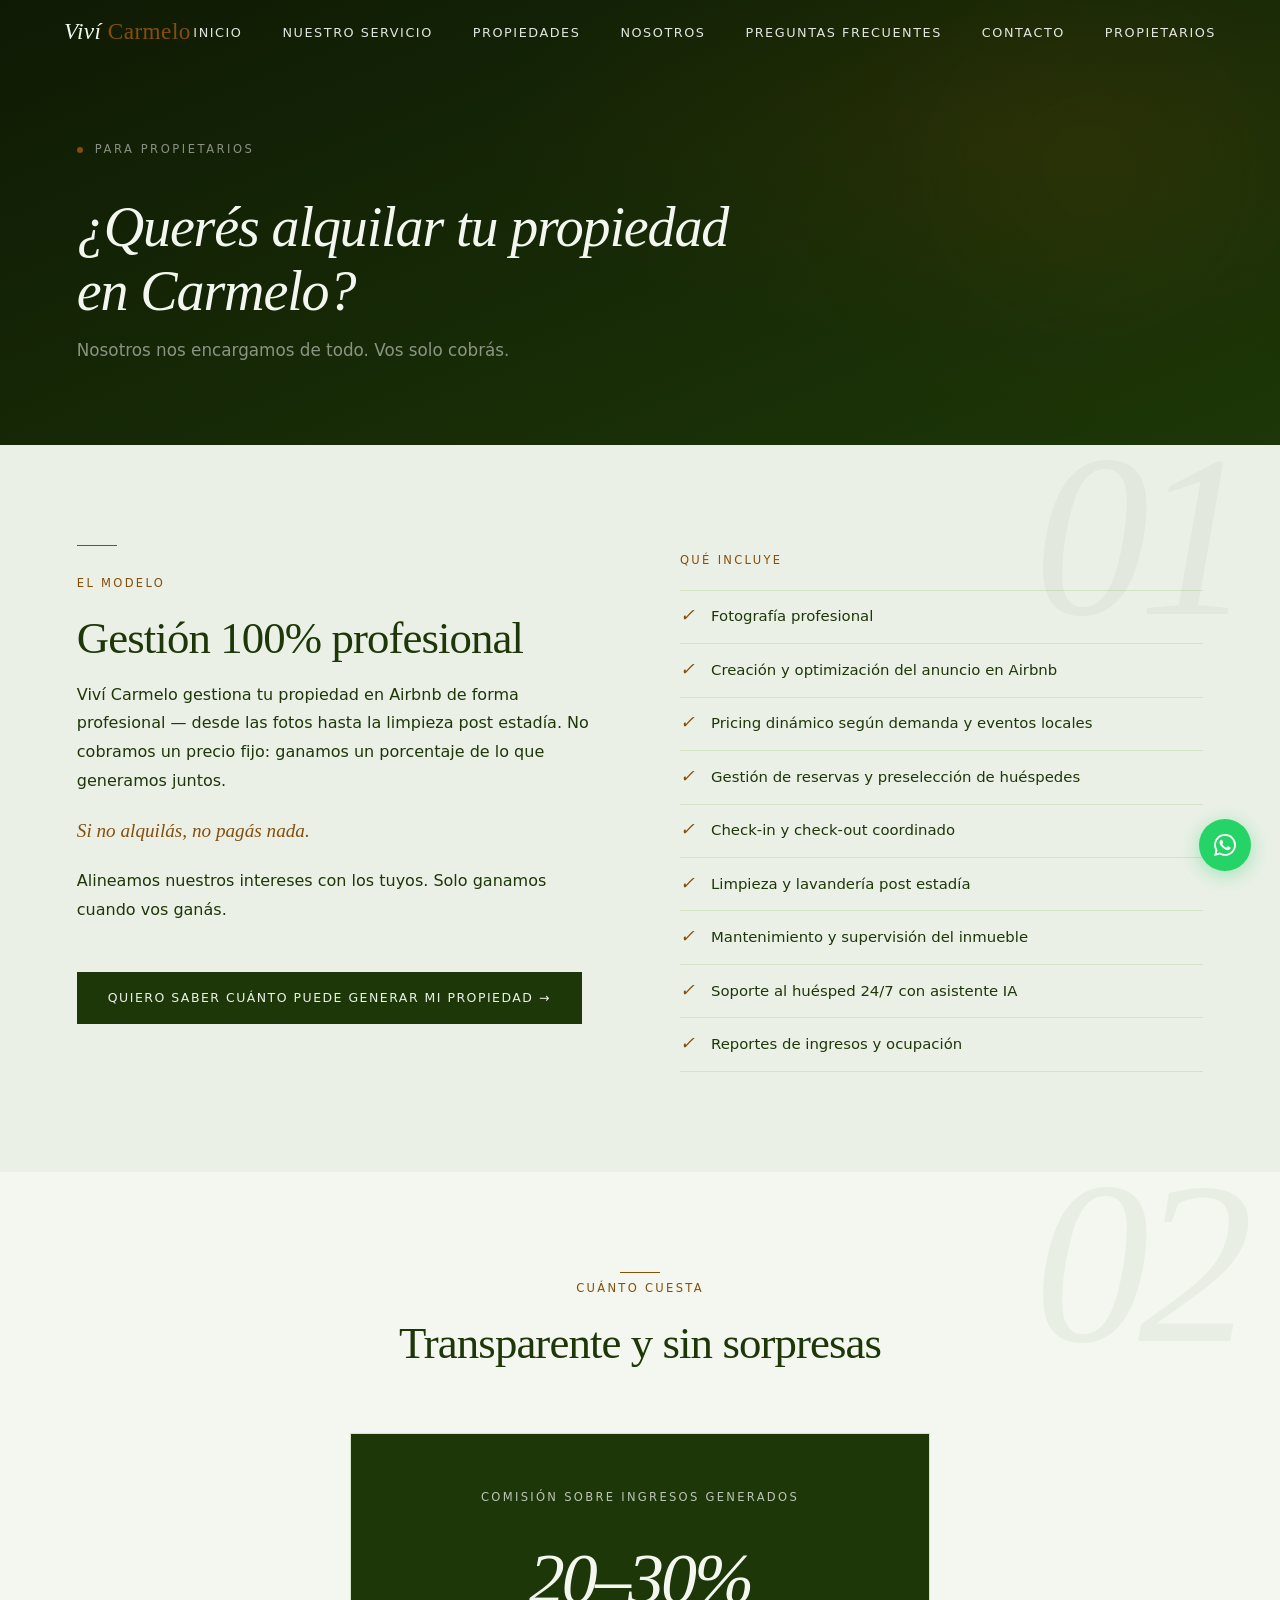
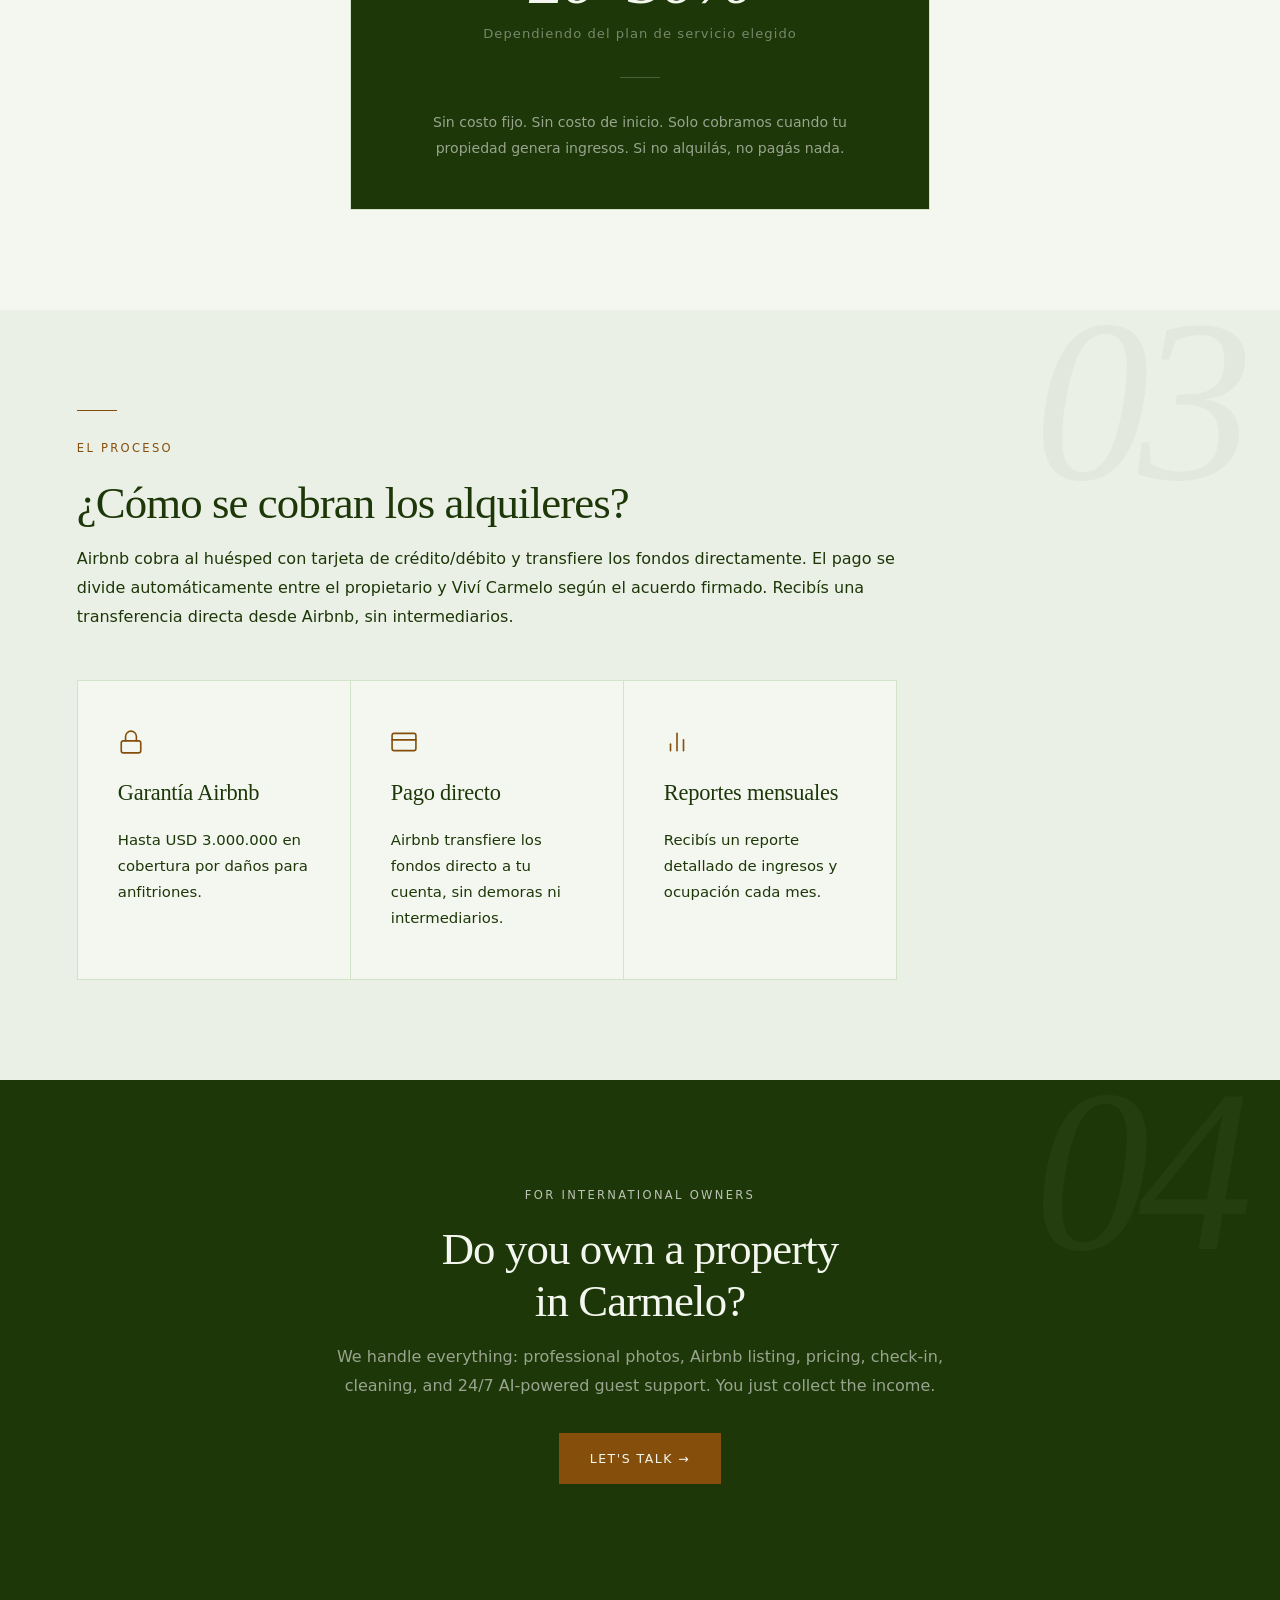
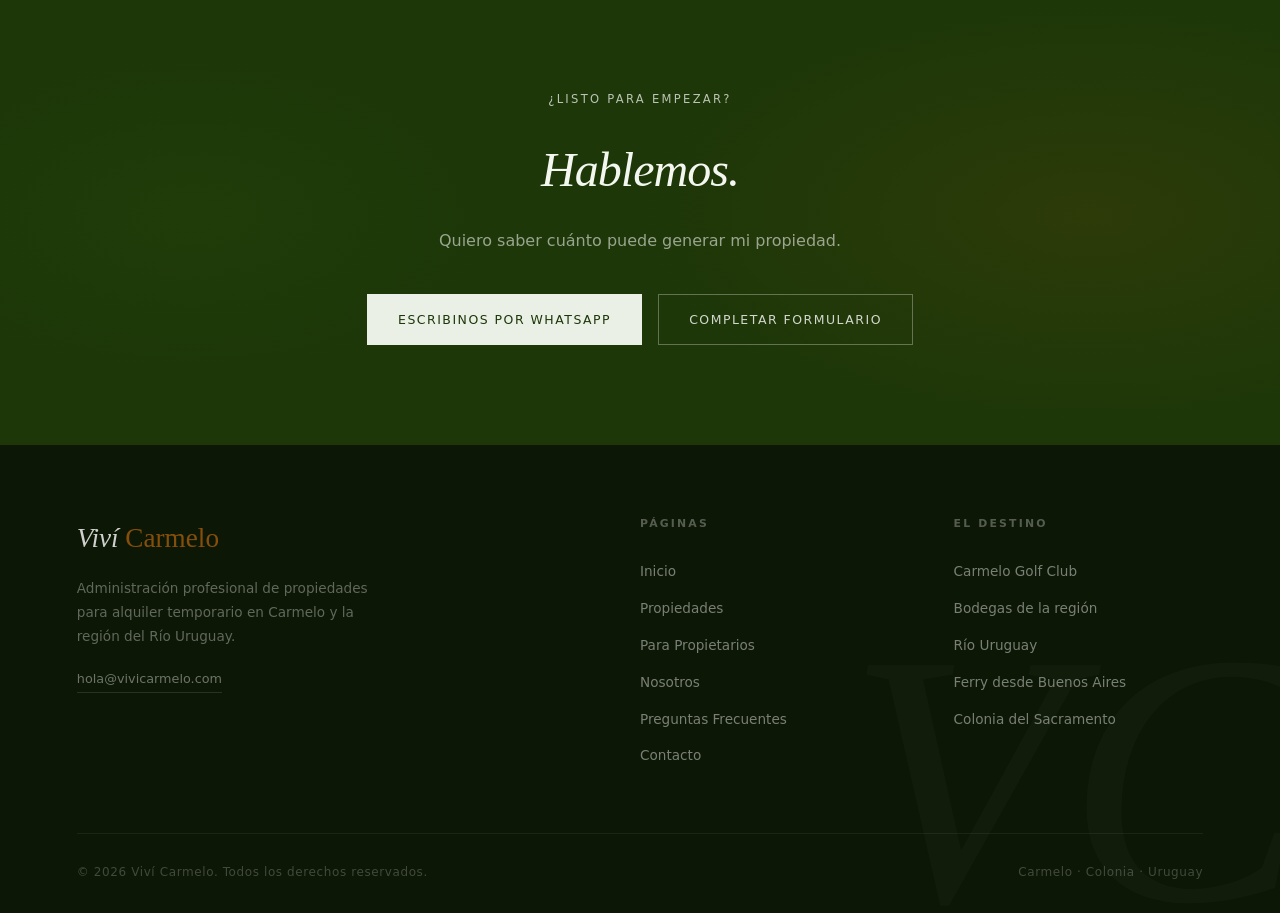
<file: propietarios.html>
<!DOCTYPE html>
<html lang="es">
<head>
  <!-- Google tag (gtag.js) -->
  <script async src="https://www.googletagmanager.com/gtag/js?id=G-QRPR9D5BZB"></script>
  <script>
    window.dataLayer = window.dataLayer || [];
    function gtag(){dataLayer.push(arguments);}
    gtag("js", new Date());
    gtag("config", "G-QRPR9D5BZB");
  </script>
  <meta charset="UTF-8">
  <meta name="viewport" content="width=device-width, initial-scale=1.0">
  <meta name="description" content="¿Tenés una propiedad en Carmelo? Viví Carmelo la gestiona en Airbnb de forma profesional. Sin costo fijo. Solo cobramos si vos cobrás.">
  <title>Para Propietarios — Viví Carmelo</title>
<style>
:root{--green-1:#0C1705;--green-2:#1D3708;--green-3:#2B5510;--green-4:#3B6D11;--green-5:#5A9020;--green-6:#85B04A;--green-7:#B1C5A0;--green-8:#D3E3C7;--green-9:#EBF0E7;--brown-1:#2A1505;--brown-2:#4D2A0A;--brown-3:#6B3A12;--brown-4:#854F0B;--brown-5:#A8682A;--brown-6:#C89060;--brown-7:#DACAB6;--brown-8:#EDE5D8;--cream:var(--green-9);--cream-alt:var(--green-8);--cream-light:#F3F7EF;--cream-warm:var(--brown-8);--ink:var(--green-1);--ink-soft:var(--green-2);--ink-muted:#4C6B26;--forest:var(--green-2);--forest-mid:var(--green-3);--sage:var(--green-4);--sage-mid:var(--green-5);--sage-light:var(--green-7);--ochre:var(--brown-4);--ochre-mid:var(--brown-5);--ochre-pale:var(--brown-7);--gold:var(--brown-3);--f-display:'Cormorant Garamond',Georgia,serif;--f-body:'DM Sans',system-ui,sans-serif;--ease:cubic-bezier(.25,.1,.25,1);--ease-out:cubic-bezier(0,0,.2,1);--ease-back:cubic-bezier(.34,1.56,.64,1)}
*,*::before,*::after{box-sizing:border-box;margin:0;padding:0}
html{scroll-behavior:smooth;font-size:16px;scroll-padding-top:80px}
body{font-family:var(--f-body);font-weight:400;color:var(--ink);background:var(--cream);line-height:1.7;-webkit-font-smoothing:antialiased;-moz-osx-font-smoothing:grayscale;text-rendering:optimizeLegibility;font-optical-sizing:auto}
a{color:inherit;text-decoration:none}img{max-width:100%;display:block}ul{list-style:none}
#mainNav{position:fixed;top:0;left:0;right:0;z-index:9999;height:64px;display:flex;align-items:center;justify-content:space-between;padding:0 5%;transition:background .4s var(--ease),border-color .4s var(--ease);border-bottom:1px solid transparent}
#mainNav.scrolled{background:rgba(241,234,212,.96);backdrop-filter:blur(12px);border-bottom-color:var(--cream-alt)}
.nav-logo{font-family:var(--f-display);font-style:italic;font-weight:500;font-size:1.45rem;color:var(--cream-light);letter-spacing:.02em;transition:color .3s}
#mainNav.scrolled .nav-logo{color:var(--forest)}.nav-logo em{font-style:normal;color:var(--ochre)}
.nav-links{display:flex;gap:2.5rem}
.nav-links a{font-size:.8rem;font-weight:500;letter-spacing:.12em;text-transform:uppercase;color:rgba(255,255,255,.88);position:relative;transition:color .3s;cursor:pointer}
.nav-links a::after{content:'';position:absolute;bottom:-3px;left:0;width:0;height:1px;background:var(--ochre);transition:width .35s var(--ease-out)}
.nav-links a:hover,.nav-links a.active{color:rgba(255,255,255,1)}.nav-links a:hover::after,.nav-links a.active::after{width:100%}
#mainNav.scrolled .nav-links a{color:var(--ink-muted)}#mainNav.scrolled .nav-links a:hover,#mainNav.scrolled .nav-links a.active{color:var(--forest)}
.nav-toggle{display:none;background:none;border:none;cursor:pointer;flex-direction:column;gap:5px;padding:4px}
.nav-toggle span{display:block;width:22px;height:1px;background:currentColor;transition:transform .3s,opacity .3s}
.nav-toggle{color:rgba(255,255,255,.8)}#mainNav.scrolled .nav-toggle{color:var(--ink)}
.btn{display:inline-block;font-family:var(--f-body);font-size:.78rem;font-weight:500;letter-spacing:.12em;text-transform:uppercase;padding:14px 30px;border:1px solid transparent;cursor:pointer;transition:all .3s var(--ease);white-space:nowrap}
.btn-ochre{background:var(--ochre);color:var(--cream-light);border-color:var(--ochre)}.btn-ochre:hover{background:#6a3e09;border-color:#6a3e09;color:var(--cream-light);transform:translateY(-2px)}
.btn-ghost{background:transparent;color:rgba(255,255,255,.85);border-color:rgba(255,255,255,.35)}.btn-ghost:hover{background:rgba(255,255,255,.08);border-color:rgba(255,255,255,.7);color:#fff;transform:translateY(-2px)}
.reveal{opacity:0;transform:translateY(28px);transition:opacity .7s var(--ease-out),transform .7s var(--ease-out)}.reveal.visible{opacity:1;transform:none}
.reveal-delay-1{transition-delay:.1s}.reveal-delay-2{transition-delay:.2s}.reveal-delay-3{transition-delay:.3s}.reveal-delay-4{transition-delay:.4s}
.hero{min-height:100vh;display:grid;grid-template-columns:1fr 1fr;overflow:hidden;background:#0F1A04}
.hero-content{position:relative;display:flex;flex-direction:column;justify-content:center;padding:120px 7% 80px;overflow:hidden;z-index:2;max-width:none}
.hero-slideshow{position:relative;overflow:hidden;margin-left:-30%;z-index:3;-webkit-mask-image:linear-gradient(to right,transparent 0%,black 45%);mask-image:linear-gradient(to right,transparent 0%,black 45%)}
.hero-slide{position:absolute;inset:0;width:100%;height:100%;object-fit:cover;opacity:0;transition:opacity 1.5s ease}.hero-slide.active{opacity:1}
.hero-orb{position:absolute;border-radius:50%;pointer-events:none;filter:blur(80px);opacity:.55;animation:orbFloat 12s ease-in-out infinite}
.hero-orb--a{width:500px;height:500px;background:radial-gradient(circle,rgba(133,79,11,.25) 0%,transparent 70%);top:-80px;right:-60px;animation-duration:14s}
.hero-orb--b{width:350px;height:350px;background:radial-gradient(circle,rgba(59,109,17,.2) 0%,transparent 70%);bottom:60px;left:-40px;animation-duration:10s;animation-delay:-5s}
@keyframes orbFloat{0%,100%{transform:translate(0,0) scale(1)}33%{transform:translate(20px,-30px) scale(1.05)}66%{transform:translate(-15px,15px) scale(.97)}}
.hero-kicker{display:flex;align-items:center;gap:.75rem;margin-bottom:2.2rem}
.hero-dot{width:6px;height:6px;background:var(--ochre);border-radius:50%;animation:pulse 2.5s ease-in-out infinite}
@keyframes pulse{0%,100%{opacity:1}50%{opacity:.3}}
.hero-kicker span{font-size:.72rem;letter-spacing:.22em;text-transform:uppercase;color:rgba(255,255,255,.5);font-family:var(--f-body);font-weight:400}
.hero-title{font-family:var(--f-display);font-style:italic;font-weight:400;font-size:clamp(2.6rem,5.5vw,4.2rem);line-height:1.12;color:var(--cream-light);letter-spacing:-.02em;margin-bottom:1.8rem}.hero-title em{font-style:normal;color:var(--ochre)}
.hero-sub{font-family:var(--f-body);font-weight:300;font-size:1.05rem;color:rgba(255,255,255,.62);max-width:500px;line-height:1.75;margin-bottom:2.8rem}
.hero-btns{display:flex;gap:1rem;flex-wrap:wrap;position:relative;z-index:3}
.page-hero{background:radial-gradient(ellipse 70% 80% at 80% 30%,rgba(133,79,11,.12) 0%,transparent 60%),linear-gradient(158deg,#0F1A04 0%,#1D3708 100%);padding:140px 6% 80px;position:relative;overflow:hidden}
.page-hero-inner{max-width:700px;position:relative;z-index:2}
.page-hero h1{font-family:var(--f-display);font-style:italic;font-weight:400;font-size:clamp(2.2rem,5vw,3.5rem);color:var(--cream-light);line-height:1.15;letter-spacing:-.02em;margin-bottom:.8rem}
.page-hero p{font-weight:300;font-size:1.05rem;color:rgba(255,255,255,.5)}.page-hero .hero-orb--a{opacity:.4}
@media(max-width:768px){.nav-links{display:none;position:absolute;top:64px;left:0;right:0;background:rgba(241,234,212,.97);backdrop-filter:blur(12px);flex-direction:column;gap:0;padding:1rem 0;border-bottom:1px solid var(--cream-alt)}.nav-links.open{display:flex}.nav-links a{color:var(--ink-muted)!important;padding:.9rem 6%;display:block;border-bottom:1px solid rgba(0,0,0,.04)}.nav-links a:hover,.nav-links a.active{color:var(--forest)!important}.nav-links a::after{display:none}.nav-toggle{display:flex}.hero{grid-template-columns:1fr;grid-template-rows:auto 55vw}.hero-content{padding:110px 5% 50px}.hero-slideshow{margin-left:0;-webkit-mask-image:none;mask-image:none}.hero-title{font-size:2.2rem}.hero-btns{flex-direction:column}.hero-btns .btn{text-align:center}.page-hero{padding:110px 5% 60px}}
</style>
  <link rel="stylesheet" media="print" onload="this.media='all'" href="styles.css">
  <noscript><link rel="stylesheet" href="styles.css"></noscript>
     <link rel="icon" href="https://res.cloudinary.com/dhe2flcrt/image/upload/v1782695231/favicon_c6m3of.ico" type="image/png">

  <style>
    #ai-widget-btn { right: 88px !important; }
    #ai-widget-box { right: 88px !important; }
    @media (max-width: 420px) { #ai-widget-btn { right: 80px !important; } #ai-widget-box { right: 16px !important; width: calc(100vw - 32px) !important; } }
  </style>
</head>
<body>

<nav id="mainNav">
  <a href="index.html" class="nav-logo">Viví <em>Carmelo</em></a>
  <button class="nav-toggle" id="navToggle" aria-label="Abrir menú">
    <span></span><span></span><span></span>
  </button>
  <ul class="nav-links" id="navLinks">
    <li><a href="index.html">Inicio</a></li>
    <li><a href="index.html#servicios">Nuestro Servicio</a></li>
    <li><a href="propiedades.html">Propiedades</a></li>
    <li><a href="nosotros.html">Nosotros</a></li>
    <li><a href="faq.html">Preguntas Frecuentes</a></li>
    <li><a href="contacto.html">Contacto</a></li>
    <li><a href="propietarios.html">Propietarios</a></li>
  </ul>
</nav>

<main>
<div class="page-hero">
  <div class="hero-orb hero-orb--a" aria-hidden="true"></div>
  <div class="page-hero-inner">
    <div class="hero-kicker">
      <span class="hero-dot"></span>
      <span>Para propietarios</span>
    </div>
    <h1>¿Querés alquilar tu propiedad en Carmelo?</h1>
    <p>Nosotros nos encargamos de todo. Vos solo cobrás.</p>
  </div>
</div>

<!-- INTRO -->
<section class="section section--cream">
  <div class="section-num" aria-hidden="true">01</div>
  <div class="owner-split">
    <div class="reveal">
      <span class="section-rule"></span>
      <span class="label-eyebrow">El modelo</span>
      <h2 class="section-heading">Gestión 100% profesional</h2>
      <p class="body-text mt-sm">
        Viví Carmelo gestiona tu propiedad en Airbnb de forma profesional —
        desde las fotos hasta la limpieza post estadía. No cobramos un precio fijo:
        ganamos un porcentaje de lo que generamos juntos.
      </p>
      <span class="owner-accent">Si no alquilás, no pagás nada.</span>
      <p class="body-text">
        Alineamos nuestros intereses con los tuyos. Solo ganamos cuando vos ganás.
      </p>
      <a href="contacto.html" class="btn btn-dark mt-md">Quiero saber cuánto puede generar mi propiedad →</a>
    </div>
    <div class="reveal reveal-delay-2">
      <span class="label-eyebrow">Qué incluye</span>
      <ul class="checklist-v2">
        <li><span class="check-mark">✓</span> Fotografía profesional</li>
        <li><span class="check-mark">✓</span> Creación y optimización del anuncio en Airbnb</li>
        <li><span class="check-mark">✓</span> Pricing dinámico según demanda y eventos locales</li>
        <li><span class="check-mark">✓</span> Gestión de reservas y preselección de huéspedes</li>
        <li><span class="check-mark">✓</span> Check-in y check-out coordinado</li>
        <li><span class="check-mark">✓</span> Limpieza y lavandería post estadía</li>
        <li><span class="check-mark">✓</span> Mantenimiento y supervisión del inmueble</li>
        <li><span class="check-mark">✓</span> Soporte al huésped 24/7 con asistente IA</li>
        <li><span class="check-mark">✓</span> Reportes de ingresos y ocupación</li>
      </ul>
    </div>
  </div>
</section>

<!-- PRICING -->
<section class="section section--light">
  <div class="section-num" aria-hidden="true">02</div>
  <div class="section-header text-center reveal">
    <span class="section-rule" style="margin:0 auto;"></span>
    <span class="label-eyebrow">Cuánto cuesta</span>
    <h2 class="section-heading">Transparente y sin sorpresas</h2>
  </div>
  <div style="max-width:580px; margin:0 auto;">
    <div class="pricing-feature reveal">
      <span class="label-eyebrow">Comisión sobre ingresos generados</span>
      <div class="pricing-range">20–30%</div>
      <div class="pricing-note">Dependiendo del plan de servicio elegido</div>
      <div class="pricing-divider"></div>
      <p style="font-size:.88rem;font-weight:300;color:rgba(255,255,255,.55);line-height:1.8;">
        Sin costo fijo. Sin costo de inicio. Solo cobramos cuando tu propiedad
        genera ingresos. Si no alquilás, no pagás nada.
      </p>
    </div>
  </div>
</section>

<!-- CÓMO SE COBRA -->
<section class="section section--cream">
  <div class="section-num" aria-hidden="true">03</div>
  <div style="max-width:820px;">
    <div class="reveal">
      <span class="section-rule"></span>
      <span class="label-eyebrow">El proceso</span>
      <h2 class="section-heading">¿Cómo se cobran los alquileres?</h2>
      <p class="body-text mt-sm">
        Airbnb cobra al huésped con tarjeta de crédito/débito y transfiere los fondos directamente.
        El pago se divide automáticamente entre el propietario y Viví Carmelo según el acuerdo firmado.
        Recibís una transferencia directa desde Airbnb, sin intermediarios.
      </p>
    </div>
    <div class="features-3 mt-lg" style="margin-top:3rem;">
      <div class="feature-block reveal reveal-delay-1">
        <span class="feature-icon"><svg viewBox="0 0 24 24" fill="none" stroke="currentColor" stroke-width="1.5" stroke-linecap="round" stroke-linejoin="round"><rect x="3" y="11" width="18" height="11" rx="2" ry="2"/><path d="M7 11V7a5 5 0 0110 0v4"/></svg></span>
        <h3>Garantía Airbnb</h3>
        <p>Hasta USD 3.000.000 en cobertura por daños para anfitriones.</p>
      </div>
      <div class="feature-block reveal reveal-delay-2">
        <span class="feature-icon"><svg viewBox="0 0 24 24" fill="none" stroke="currentColor" stroke-width="1.5" stroke-linecap="round" stroke-linejoin="round"><rect x="1" y="4" width="22" height="16" rx="2" ry="2"/><line x1="1" y1="10" x2="23" y2="10"/></svg></span>
        <h3>Pago directo</h3>
        <p>Airbnb transfiere los fondos directo a tu cuenta, sin demoras ni intermediarios.</p>
      </div>
      <div class="feature-block reveal reveal-delay-3">
        <span class="feature-icon"><svg viewBox="0 0 24 24" fill="none" stroke="currentColor" stroke-width="1.5" stroke-linecap="round" stroke-linejoin="round"><line x1="18" y1="20" x2="18" y2="10"/><line x1="12" y1="20" x2="12" y2="4"/><line x1="6" y1="20" x2="6" y2="14"/></svg></span>
        <h3>Reportes mensuales</h3>
        <p>Recibís un reporte detallado de ingresos y ocupación cada mes.</p>
      </div>
    </div>
  </div>
</section>

<!-- ENGLISH -->
<section class="section section--forest" style="background:var(--forest);">
  <div class="section-num" style="color:#fff;opacity:.03;" aria-hidden="true">04</div>
  <div style="max-width:680px;margin:0 auto;text-align:center;" class="reveal">
    <span class="label-eyebrow">For international owners</span>
    <h2 class="section-heading" style="color:var(--cream-light);margin-bottom:1rem;">Do you own a property<br>in Carmelo?</h2>
    <p style="font-weight:300;font-size:1rem;color:rgba(255,255,255,.55);margin-bottom:2rem;line-height:1.8;">
      We handle everything: professional photos, Airbnb listing, pricing, check-in,
      cleaning, and 24/7 AI-powered guest support. You just collect the income.
    </p>
    <a href="https://wa.me/59892424644" class="btn btn-ochre" target="_blank">Let's talk →</a>
  </div>
</section>

<!-- CTA -->
<section class="cta-section">
  <span class="label-eyebrow reveal">¿Listo para empezar?</span>
  <h2 class="reveal reveal-delay-1">Hablemos.</h2>
  <p class="reveal reveal-delay-2">Quiero saber cuánto puede generar mi propiedad.</p>
  <div class="cta-btns reveal reveal-delay-3">
    <a href="https://wa.me/59892424644" class="btn btn-cream" target="_blank">Escribinos por WhatsApp</a>
    <a href="contacto.html" class="btn btn-outline-cream">Completar formulario</a>
  </div>
</section>

</main>
<footer>
  <div class="footer-top">
    <div class="footer-brand">
      <span class="logo-f">Viví <em>Carmelo</em></span>
      <p>Administración profesional de propiedades para alquiler temporario en Carmelo y la región del Río Uruguay.</p>
      <a href="mailto:hola@vivicarmelo.com" class="footer-email">hola@vivicarmelo.com</a>
    </div>
    <nav class="footer-nav">
      <h4>Páginas</h4>
      <ul>
        <li><a href="index.html">Inicio</a></li>
        <li><a href="propiedades.html">Propiedades</a></li>
        <li><a href="propietarios.html">Para Propietarios</a></li>
        <li><a href="nosotros.html">Nosotros</a></li>
        <li><a href="faq.html">Preguntas Frecuentes</a></li>
        <li><a href="contacto.html">Contacto</a></li>
      </ul>
    </nav>
    <nav class="footer-nav">
      <h4>El destino</h4>
      <ul>
        <li><a href="#">Carmelo Golf Club</a></li>
        <li><a href="#">Bodegas de la región</a></li>
        <li><a href="#">Río Uruguay</a></li>
        <li><a href="#">Ferry desde Buenos Aires</a></li>
        <li><a href="#">Colonia del Sacramento</a></li>
      </ul>
    </nav>
  </div>
  <div class="footer-bottom">
    <span>© 2026 Viví Carmelo. Todos los derechos reservados.</span>
    <span>Carmelo · Colonia · Uruguay</span>
  </div>
</footer>

<a href="https://wa.me/59892424644" class="wa-float" target="_blank" aria-label="WhatsApp"><svg width="22" height="22" viewBox="0 0 24 24" fill="white"><path d="M17.472 14.382c-.297-.149-1.758-.867-2.03-.967-.273-.099-.471-.148-.67.15-.197.297-.767.966-.94 1.164-.173.199-.347.223-.644.075-.297-.15-1.255-.463-2.39-1.475-.883-.788-1.48-1.761-1.653-2.059-.173-.297-.018-.458.13-.606.134-.133.298-.347.446-.52.149-.174.198-.298.298-.497.099-.198.05-.371-.025-.52-.075-.149-.669-1.612-.916-2.207-.242-.579-.487-.5-.669-.51-.173-.008-.371-.01-.57-.01-.198 0-.52.074-.792.372-.272.297-1.04 1.016-1.04 2.479 0 1.462 1.065 2.875 1.213 3.074.149.198 2.096 3.2 5.077 4.487.709.306 1.262.489 1.694.625.712.227 1.36.195 1.871.118.571-.085 1.758-.719 2.006-1.413.248-.694.248-1.289.173-1.413-.074-.124-.272-.198-.57-.347m-5.421 7.403h-.004a9.87 9.87 0 01-5.031-1.378l-.361-.214-3.741.982.998-3.648-.235-.374a9.86 9.86 0 01-1.51-5.26c.001-5.45 4.436-9.884 9.888-9.884 2.64 0 5.122 1.03 6.988 2.898a9.825 9.825 0 012.893 6.994c-.003 5.45-4.437 9.884-9.885 9.884m8.413-18.297A11.815 11.815 0 0012.05 0C5.495 0 .16 5.335.157 11.892c0 2.096.547 4.142 1.588 5.945L.057 24l6.305-1.654a11.882 11.882 0 005.683 1.448h.005c6.554 0 11.89-5.335 11.893-11.893a11.821 11.821 0 00-3.48-8.413z"/></svg></a>

<script>
const nav = document.getElementById('mainNav');
/* Active nav link por sección */
const sections = document.querySelectorAll('section[id]');
const navItems = document.querySelectorAll('.nav-links a');
window.addEventListener('scroll', () => {
  let current = '';
  sections.forEach(section => {
    if (window.scrollY >= section.offsetTop - 100) {
      current = section.getAttribute('id');
    }
  });
  navItems.forEach(a => {
    a.classList.remove('active');
    if (a.getAttribute('href') === '#' + current) {
      a.classList.add('active');
    }
  });
}, { passive: true });
if (window.scrollY > 40) nav.classList.add('scrolled');
window.addEventListener('scroll', () => nav.classList.toggle('scrolled', window.scrollY > 40), { passive: true });
const toggle = document.getElementById('navToggle');
const navLinks = document.getElementById('navLinks');
toggle.addEventListener('click', () => navLinks.classList.toggle('open'));
navLinks.querySelectorAll('a').forEach(a => a.addEventListener('click', () => navLinks.classList.remove('open')));
const observer = new IntersectionObserver((entries) => {
  entries.forEach(e => { if (e.isIntersecting) { e.target.classList.add('visible'); observer.unobserve(e.target); } });
}, { threshold: 0.12 });
document.querySelectorAll('.reveal').forEach(el => observer.observe(el));
</script>
  <script src="https://inmobiliaria-assistantv2-production.up.railway.app/widget.js?token=TOKEN-4AD230606C2345B089286FBFAD143331"></script>
</body>
</html>
</file>
<file: styles.css>
/* ============================================================
   VIVÍ CARMELO — "Estancia del Río"
   Estética: Editorial luxury. Bodega meets boutique hotel.
   Tipografía: Cormorant Garamond + DM Sans
   Paleta: Crema cálida · Tinta foresta · Ámbar ocre
   ============================================================ */


/* ── Variables ─────────────────────────────────────────────── */
:root {
  /* Greens — del canopy al prado */
  --green-1:    #0C1705;
  --green-2:    #1D3708;
  --green-3:    #2B5510;
  --green-4:    #3B6D11;
  --green-5:    #5A9020;
  --green-6:    #85B04A;
  --green-7:    #B1C5A0;
  --green-8:    #D3E3C7;
  --green-9:    #EBF0E7;

  /* Browns — de la corteza a la tierra */
  --brown-1:    #2A1505;
  --brown-2:    #4D2A0A;
  --brown-3:    #6B3A12;
  --brown-4:    #854F0B;
  --brown-5:    #A8682A;
  --brown-6:    #C89060;
  --brown-7:    #DACAB6;
  --brown-8:    #EDE5D8;

  /* Semantic aliases */
  --cream:       var(--green-9);
  --cream-alt:   var(--green-8);
  --cream-light: #F3F7EF;
  --cream-warm:  var(--brown-8);
  --ink:         var(--green-1);
  --ink-soft:    var(--green-2);
  --ink-muted:   #4C6B26;
  --forest:      var(--green-2);
  --forest-mid:  var(--green-3);
  --sage:        var(--green-4);
  --sage-mid:    var(--green-5);
  --sage-light:  var(--green-7);
  --ochre:       var(--brown-4);
  --ochre-mid:   var(--brown-5);
  --ochre-pale:  var(--brown-7);
  --gold:        var(--brown-3);

  --f-display: 'Cormorant Garamond', Georgia, serif;
  --f-body:    'DM Sans', system-ui, sans-serif;

  --ease:      cubic-bezier(.25,.1,.25,1);
  --ease-out:  cubic-bezier(0,0,.2,1);
  --ease-back: cubic-bezier(.34,1.56,.64,1);
}

/* ── Reset ─────────────────────────────────────────────────── */
*, *::before, *::after { box-sizing: border-box; margin: 0; padding: 0; }
html { scroll-behavior: smooth; font-size: 16px; scroll-padding-top: 80px; }

body {
  font-family: var(--f-body);
  font-weight: 400;
  color: var(--ink);
  background: var(--cream);
  line-height: 1.7;
  -webkit-font-smoothing: antialiased;
  -moz-osx-font-smoothing: grayscale;
  text-rendering: optimizeLegibility;
  font-optical-sizing: auto;
}

a { color: inherit; text-decoration: none; }
img { max-width: 100%; display: block; }
ul { list-style: none; }

/* ── Navigation ────────────────────────────────────────────── */
#mainNav {
  position: fixed;
  top: 0;
  left: 0;
  right: 0;
  z-index: 9999;
  height: 64px;
  display: flex;
  align-items: center;
  justify-content: space-between;
  padding: 0 5%;
  transition: background .4s var(--ease), border-color .4s var(--ease);
  border-bottom: 1px solid transparent;
}

#mainNav.scrolled {
  background: rgba(241,234,212,.96);
  backdrop-filter: blur(12px);
  border-bottom-color: var(--cream-alt);
}

.nav-logo {
  font-family: var(--f-display);
  font-style: italic;
  font-weight: 500;
  font-size: 1.45rem;
  color: var(--cream-light);
  letter-spacing: .02em;
  transition: color .3s;
}
#mainNav.scrolled .nav-logo { color: var(--forest); }
.nav-logo em { font-style: normal; color: var(--ochre); }

.nav-links {
  display: flex;
  gap: 2.5rem;
}
.nav-links a {
  font-size: .8rem;
  font-weight: 500;
  letter-spacing: .12em;
  text-transform: uppercase;
  color: rgba(255,255,255,.88);
  position: relative;
  transition: color .3s;
  cursor: pointer;
}
.nav-links a::after {
  content: '';
  position: absolute;
  bottom: -3px;
  left: 0;
  width: 0;
  height: 1px;
  background: var(--ochre);
  transition: width .35s var(--ease-out);
}
.nav-links a:hover,
.nav-links a.active { color: rgba(255,255,255,1); }
.nav-links a:hover::after,
.nav-links a.active::after { width: 100%; }
#mainNav.scrolled .nav-links a { color: var(--ink-muted); }
#mainNav.scrolled .nav-links a:hover,
#mainNav.scrolled .nav-links a.active { color: var(--forest); }

.nav-toggle {
  display: none;
  background: none;
  border: none;
  cursor: pointer;
  flex-direction: column;
  gap: 5px;
  padding: 4px;
}
.nav-toggle span {
  display: block;
  width: 22px;
  height: 1px;
  background: currentColor;
  transition: transform .3s, opacity .3s;
}
.nav-toggle { color: rgba(255,255,255,.8); }
#mainNav.scrolled .nav-toggle { color: var(--ink); }

/* ── Buttons ───────────────────────────────────────────────── */
.btn {
  display: inline-block;
  font-family: var(--f-body);
  font-size: .78rem;
  font-weight: 500;
  letter-spacing: .12em;
  text-transform: uppercase;
  padding: 14px 30px;
  border: 1px solid transparent;
  cursor: pointer;
  transition: all .3s var(--ease);
  white-space: nowrap;
}

.btn-ochre {
  background: var(--ochre);
  color: var(--cream-light);
  border-color: var(--ochre);
}
.btn-ochre:hover {
  background: #6a3e09;
  border-color: #6a3e09;
  color: var(--cream-light);
  transform: translateY(-2px);
}

.btn-ghost {
  background: transparent;
  color: rgba(255,255,255,.85);
  border-color: rgba(255,255,255,.35);
}
.btn-ghost:hover {
  background: rgba(255,255,255,.08);
  border-color: rgba(255,255,255,.7);
  color: #fff;
  transform: translateY(-2px);
}

.btn-dark {
  background: var(--forest);
  color: var(--cream);
  border-color: var(--forest);
}
.btn-dark:hover {
  background: var(--forest-mid);
  transform: translateY(-2px);
}

.btn-outline-dark {
  background: transparent;
  color: var(--forest);
  border-color: var(--forest);
}
.btn-outline-dark:hover {
  background: var(--forest);
  color: var(--cream);
}

.btn-cream {
  background: var(--cream);
  color: var(--forest);
  border-color: var(--cream);
}
.btn-cream:hover {
  background: var(--cream-light);
  transform: translateY(-2px);
}

.btn-outline-cream {
  background: transparent;
  color: rgba(255,255,255,.8);
  border-color: rgba(255,255,255,.3);
}
.btn-outline-cream:hover {
  background: rgba(255,255,255,.07);
  border-color: rgba(255,255,255,.6);
  color: #fff;
}

/* ── Typography helpers ────────────────────────────────────── */
.label-eyebrow {
  display: inline-block;
  font-family: var(--f-body);
  font-size: .72rem;
  font-weight: 500;
  letter-spacing: .2em;
  text-transform: uppercase;
  color: var(--ochre);
  margin-bottom: 1.2rem;
}

.display-heading {
  font-family: var(--f-display);
  font-weight: 400;
  line-height: 1.1;
  letter-spacing: -.02em;
}

.section-heading {
  font-family: var(--f-display);
  font-weight: 500;
  font-size: clamp(2rem, 4vw, 2.8rem);
  line-height: 1.15;
  color: var(--forest);
  letter-spacing: -.02em;
}

.body-text {
  font-family: var(--f-body);
  font-weight: 300;
  font-size: 1rem;
  line-height: 1.8;
  color: var(--ink-soft);
}

/* ── Scroll reveal ─────────────────────────────────────────── */
.reveal {
  opacity: 0;
  transform: translateY(28px);
  transition: opacity .7s var(--ease-out), transform .7s var(--ease-out);
}
.reveal.visible {
  opacity: 1;
  transform: none;
}
.reveal-delay-1 { transition-delay: .1s; }
.reveal-delay-2 { transition-delay: .2s; }
.reveal-delay-3 { transition-delay: .3s; }
.reveal-delay-4 { transition-delay: .4s; }

/* ── HERO ──────────────────────────────────────────────────── */
.hero {
  min-height: 100vh;
  display: grid;
  grid-template-columns: 1fr 1fr;
  overflow: hidden;
  background: #0F1A04;
}

.hero-content {
  position: relative;
  display: flex;
  flex-direction: column;
  justify-content: center;
  padding: 120px 7% 80px;
  overflow: hidden;
}

.hero-slideshow {
  position: relative;
  overflow: hidden;
  margin-left: -30%;
  z-index: 3;
  -webkit-mask-image: linear-gradient(to right, transparent 0%, black 45%);
  mask-image: linear-gradient(to right, transparent 0%, black 45%);
}
.hero-slide {
  position: absolute;
  inset: 0;
  width: 100%;
  height: 100%;
  object-fit: cover;
  opacity: 0;
  transition: opacity 1.5s ease;
}
.hero-slide.active { opacity: 1; }

.hero-orb {
  position: absolute;
  border-radius: 50%;
  pointer-events: none;
  filter: blur(80px);
  opacity: .55;
  animation: orbFloat 12s ease-in-out infinite;
}
.hero-orb--a {
  width: 500px; height: 500px;
  background: radial-gradient(circle, rgba(133,79,11,.25) 0%, transparent 70%);
  top: -80px; right: -60px;
  animation-duration: 14s;
}
.hero-orb--b {
  width: 350px; height: 350px;
  background: radial-gradient(circle, rgba(59,109,17,.2) 0%, transparent 70%);
  bottom: 60px; left: -40px;
  animation-duration: 10s;
  animation-delay: -5s;
}

@keyframes orbFloat {
  0%,100% { transform: translate(0,0) scale(1); }
  33%  { transform: translate(20px,-30px) scale(1.05); }
  66%  { transform: translate(-15px,15px) scale(.97); }
}

.hero-content { z-index: 2; max-width: none; }

.hero-kicker {
  display: flex;
  align-items: center;
  gap: .75rem;
  margin-bottom: 2.2rem;
}
.hero-dot {
  width: 6px;
  height: 6px;
  background: var(--ochre);
  border-radius: 50%;
  animation: pulse 2.5s ease-in-out infinite;
}
@keyframes pulse {
  0%,100% { opacity: 1; }
  50% { opacity: .3; }
}
.hero-kicker span {
  font-size: .72rem;
  letter-spacing: .22em;
  text-transform: uppercase;
  color: rgba(255,255,255,.5);
  font-family: var(--f-body);
  font-weight: 400;
}

.hero-title {
  font-family: var(--f-display);
  font-style: italic;
  font-weight: 400;
  font-size: clamp(2.6rem, 5.5vw, 4.2rem);
  line-height: 1.12;
  color: var(--cream-light);
  letter-spacing: -.02em;
  margin-bottom: 1.8rem;
}
.hero-title em {
  font-style: normal;
  color: var(--ochre);
}

.hero-sub {
  font-family: var(--f-body);
  font-weight: 300;
  font-size: 1.05rem;
  color: rgba(255,255,255,.62);
  max-width: 500px;
  line-height: 1.75;
  margin-bottom: 2.8rem;
}

.hero-btns {
  display: flex;
  gap: 1rem;
  flex-wrap: wrap;
  position: relative;
  z-index: 3;
}

.hero-coords {
  position: absolute;
  bottom: 3rem;
  right: 6%;
  display: flex;
  align-items: center;
  gap: 1rem;
  z-index: 2;
  pointer-events: none;
  user-select: none;
}
.hero-coords span {
  font-family: var(--f-body);
  font-size: .68rem;
  letter-spacing: .18em;
  color: rgba(255,255,255,.28);
  text-transform: uppercase;
}
.hero-coords-line {
  width: 50px;
  height: 1px;
  background: rgba(255,255,255,.18);
}

.hero-scroll-hint {
  position: absolute;
  bottom: 2.5rem;
  left: 6%;
  z-index: 2;
  display: flex;
  flex-direction: column;
  align-items: center;
  gap: .5rem;
  pointer-events: none;
  user-select: none;
}
.hero-scroll-hint span {
  font-size: .62rem;
  letter-spacing: .2em;
  text-transform: uppercase;
  color: rgba(255,255,255,.25);
  font-family: var(--f-body);
  writing-mode: vertical-rl;
}
.scroll-line {
  width: 1px;
  height: 50px;
  background: linear-gradient(to bottom, rgba(255,255,255,.25), transparent);
  animation: scrollDown 2s ease-in-out infinite;
}
@keyframes scrollDown {
  0% { transform: scaleY(0); transform-origin: top; }
  50% { transform: scaleY(1); transform-origin: top; }
  51% { transform: scaleY(1); transform-origin: bottom; }
  100% { transform: scaleY(0); transform-origin: bottom; }
}

/* ── Marquee strip ─────────────────────────────────────────── */
.marquee-strip {
  background: var(--forest);
  padding: 14px 0;
  overflow: hidden;
  border-top: 1px solid rgba(255,255,255,.05);
  border-bottom: 1px solid rgba(255,255,255,.05);
}
.marquee-inner {
  display: flex;
  gap: 0;
  animation: marquee 28s linear infinite;
  width: max-content;
}
.marquee-inner span {
  font-family: var(--f-display);
  font-style: italic;
  font-size: 1rem;
  color: rgba(255,255,255,.4);
  padding: 0 2rem;
  white-space: nowrap;
}
.marquee-inner span.ochre { color: var(--ochre); opacity: .8; }
.marquee-inner .sep {
  font-style: normal;
  color: rgba(255,255,255,.15);
  padding: 0 .5rem;
  font-size: .7rem;
  align-self: center;
}
@keyframes marquee {
  from { transform: translateX(0); }
  to   { transform: translateX(-50%); }
}

/* ── Section shared ────────────────────────────────────────── */
.section {
  padding: 100px 6%;
  position: relative;
  overflow: hidden;
}
.section--cream  { background: var(--cream); }
.section--light  { background: var(--cream-light); }
.section--warm   { background: var(--cream-warm); }
.section--forest { background: var(--forest); }
.section--alt    { background: var(--cream-alt); }

.section-header { margin-bottom: 4rem; }

.section-rule {
  display: block;
  width: 40px;
  height: 1px;
  background: var(--ochre);
  margin-bottom: 1.4rem;
}

.section-num {
  position: absolute;
  font-family: var(--f-display);
  font-style: italic;
  font-size: 18vw;
  font-weight: 300;
  line-height: 1;
  color: var(--forest);
  opacity: .04;
  top: -0.1em;
  right: 3%;
  pointer-events: none;
  user-select: none;
  letter-spacing: -.05em;
}
.section--forest .section-num { color: #fff; opacity: .04; }

/* ── Qué hacemos (3 columns) ───────────────────────────────── */
.features-3 {
  display: grid;
  grid-template-columns: repeat(3, 1fr);
  gap: 1px;
  background: var(--cream-alt);
  border: 1px solid var(--cream-alt);
}
.feature-block {
  background: var(--cream-light);
  padding: 3rem 2.5rem;
  transition: background .3s;
}
.feature-block:hover { background: var(--cream); }
.feature-icon {
  display: block;
  color: var(--ochre);
  margin-bottom: 1.2rem;
}
.feature-icon svg { width: 26px; height: 26px; display: block; }
.feature-block-num {
  font-family: var(--f-display);
  font-style: italic;
  font-size: 3rem;
  color: var(--ochre-pale);
  line-height: 1;
  margin-bottom: 1.5rem;
  display: block;
}
.feature-block h3 {
  font-family: var(--f-display);
  font-size: 1.4rem;
  font-weight: 500;
  color: var(--forest);
  margin-bottom: .9rem;
  letter-spacing: -.01em;
}
.feature-block p {
  font-size: .93rem;
  font-weight: 300;
  color: var(--ink-soft);
  line-height: 1.75;
}

/* ── Stats band ────────────────────────────────────────────── */
.stats-band {
  background: var(--forest);
  padding: 60px 6%;
}
.stats-inner {
  display: grid;
  grid-template-columns: repeat(3, 1fr);
  gap: 0;
}
.stat-item {
  text-align: center;
  padding: 2.5rem 2rem;
  position: relative;
}
.stat-item + .stat-item::before {
  content: '';
  position: absolute;
  left: 0;
  top: 30%;
  height: 40%;
  width: 1px;
  background: rgba(255,255,255,.1);
}
.stat-num {
  font-family: var(--f-display);
  font-style: italic;
  font-size: 3.5rem;
  color: var(--ochre);
  line-height: 1;
  display: block;
  margin-bottom: .6rem;
}
.stat-label {
  font-family: var(--f-body);
  font-size: .78rem;
  letter-spacing: .14em;
  text-transform: uppercase;
  color: rgba(255,255,255,.4);
}

/* ── Posicionamiento ───────────────────────────────────────── */
.positioning {
  max-width: 820px;
  margin: 0 auto;
  text-align: center;
}
.positioning blockquote {
  font-family: var(--f-display);
  font-style: italic;
  font-size: clamp(1.4rem, 2.5vw, 1.8rem);
  font-weight: 400;
  line-height: 1.5;
  color: var(--forest);
  letter-spacing: -.01em;
  position: relative;
  padding: 2rem 0;
}
.positioning blockquote::before,
.positioning blockquote::after {
  content: '';
  display: block;
  width: 40px;
  height: 1px;
  background: var(--ochre);
  margin: 0 auto;
}
.positioning blockquote::before { margin-bottom: 2rem; }
.positioning blockquote::after  { margin-top: 2rem; }

/* ── Services grid ─────────────────────────────────────────── */
.services-grid {
  display: grid;
  grid-template-columns: repeat(3, 1fr);
  gap: 1px;
  background: var(--cream-alt);
  border: 1px solid var(--cream-alt);
}
.service-card {
  background: var(--cream);
  padding: 2.5rem 2rem;
  transition: background .3s, transform .25s var(--ease);
  position: relative;
  overflow: hidden;
}
.service-card::before {
  content: '';
  position: absolute;
  top: 0; left: 0;
  width: 2px;
  height: 0;
  background: var(--ochre);
  transition: height .4s var(--ease-out);
}
.service-card:hover::before { height: 100%; }
.service-card:hover { background: var(--cream-light); }

.service-num {
  font-family: var(--f-display);
  font-style: italic;
  font-size: 2.4rem;
  color: var(--ochre-pale);
  line-height: 1;
  margin-bottom: 1.2rem;
  display: block;
  transition: color .3s;
}
.service-card:hover .service-num { color: var(--ochre); }
.service-card h3 {
  font-family: var(--f-display);
  font-size: 1.15rem;
  font-weight: 500;
  color: var(--forest);
  margin-bottom: .6rem;
  letter-spacing: -.01em;
}
.service-card p {
  font-size: .88rem;
  font-weight: 300;
  color: var(--ink-muted);
  line-height: 1.75;
}

/* ── Carmelo section ───────────────────────────────────────── */
.carmelo-layout {
  display: grid;
  grid-template-columns: 1fr 1fr;
  gap: 6rem;
  align-items: start;
}
.carmelo-text .section-heading { margin-bottom: 1.5rem; }
.carmelo-text p {
  font-size: .97rem;
  font-weight: 300;
  color: var(--ink-soft);
  line-height: 1.8;
  margin-bottom: 1.2rem;
}
.carmelo-text strong { color: var(--forest); font-weight: 500; }

.segments-list { display: flex; flex-direction: column; gap: 0; }
.segment-row {
  display: flex;
  align-items: flex-start;
  gap: 1.5rem;
  padding: 1.4rem 0;
  border-bottom: 1px solid var(--cream-alt);
  transition: padding-left .3s var(--ease);
}
.segment-row:first-child { border-top: 1px solid var(--cream-alt); }
.segment-row:hover { padding-left: .5rem; }
.seg-icon {
  flex-shrink: 0;
  color: var(--ochre);
  display: flex;
  align-items: center;
  width: 22px;
}
.seg-icon svg { width: 22px; height: 22px; display: block; }
.seg-content strong {
  display: block;
  font-family: var(--f-display);
  font-size: 1.1rem;
  font-weight: 500;
  color: var(--forest);
  margin-bottom: .2rem;
  letter-spacing: -.01em;
}
.seg-content span {
  font-size: .88rem;
  font-weight: 300;
  color: var(--ink-muted);
}

/* ── Steps ─────────────────────────────────────────────────── */
.steps-row {
  display: grid;
  grid-template-columns: repeat(4, 1fr);
  position: relative;
}
.steps-row::before {
  content: '';
  position: absolute;
  top: 20px;
  left: 12.5%;
  right: 12.5%;
  height: 1px;
  background: var(--cream-alt);
  z-index: 0;
}
.step-item {
  text-align: center;
  padding: 0 1rem 2rem;
  position: relative;
  z-index: 1;
}
.step-circle {
  width: 40px;
  height: 40px;
  border: 1px solid var(--cream-alt);
  border-radius: 50%;
  background: var(--cream);
  color: var(--ochre);
  font-family: var(--f-display);
  font-style: italic;
  font-size: 1.1rem;
  display: flex;
  align-items: center;
  justify-content: center;
  margin: 0 auto 1.5rem;
  transition: all .3s;
}
.step-item:hover .step-circle {
  background: var(--ochre);
  border-color: var(--ochre);
  color: var(--cream-light);
  transform: scale(1.1);
}
.step-item h3 {
  font-family: var(--f-display);
  font-size: 1.1rem;
  font-weight: 500;
  color: var(--forest);
  margin-bottom: .5rem;
}
.step-item p {
  font-size: .85rem;
  font-weight: 300;
  color: var(--ink-muted);
  line-height: 1.7;
}
.steps-cta { text-align: center; margin-top: 3.5rem; }

/* ── Testimonios ───────────────────────────────────────────── */
.testimonios-placeholder {
  border: 1px solid var(--cream-alt);
  padding: 4rem 3rem;
  text-align: center;
  position: relative;
}
.testimonios-placeholder::before {
  content: '"';
  font-family: var(--f-display);
  font-size: 8rem;
  color: var(--ochre-pale);
  position: absolute;
  top: -1rem;
  left: 1.5rem;
  line-height: 1;
}
.testimonios-placeholder p {
  font-family: var(--f-display);
  font-style: italic;
  font-size: 1.2rem;
  color: var(--ink-muted);
}
.testimonios-placeholder a {
  color: var(--ochre);
  font-style: normal;
  font-family: var(--f-body);
  font-size: .8rem;
  letter-spacing: .1em;
  text-transform: uppercase;
  display: inline-block;
  margin-top: 1rem;
  border-bottom: 1px solid var(--ochre);
  padding-bottom: 2px;
}

/* ── CTA banner ────────────────────────────────────────────── */
.cta-section {
  background: var(--forest);
  padding: 100px 6%;
  text-align: center;
  position: relative;
  overflow: hidden;
}
.cta-section::before {
  content: '';
  position: absolute;
  inset: 0;
  background:
    radial-gradient(ellipse 60% 80% at 85% 50%, rgba(133,79,11,.15) 0%, transparent 60%),
    radial-gradient(ellipse 40% 60% at 15% 50%, rgba(59,109,17,.1) 0%, transparent 60%);
  pointer-events: none;
}
.cta-section h2 {
  font-family: var(--f-display);
  font-style: italic;
  font-weight: 400;
  font-size: clamp(2rem, 4vw, 3rem);
  color: var(--cream-light);
  letter-spacing: -.02em;
  margin-bottom: 1rem;
  position: relative;
}
.cta-section p {
  font-weight: 300;
  font-size: 1rem;
  color: rgba(255,255,255,.55);
  max-width: 480px;
  margin: 0 auto 2.5rem;
  position: relative;
}
.cta-btns {
  display: flex;
  gap: 1rem;
  justify-content: center;
  flex-wrap: wrap;
  position: relative;
}

/* ── Page hero (inner pages) ───────────────────────────────── */
.page-hero {
  background:
    radial-gradient(ellipse 70% 80% at 80% 30%, rgba(133,79,11,.12) 0%, transparent 60%),
    linear-gradient(158deg, #0F1A04 0%, #1D3708 100%);
  padding: 140px 6% 80px;
  position: relative;
  overflow: hidden;
}
.page-hero-inner { max-width: 700px; position: relative; z-index: 2; }
.page-hero h1 {
  font-family: var(--f-display);
  font-style: italic;
  font-weight: 400;
  font-size: clamp(2.2rem, 5vw, 3.5rem);
  color: var(--cream-light);
  line-height: 1.15;
  letter-spacing: -.02em;
  margin-bottom: .8rem;
}
.page-hero p {
  font-weight: 300;
  font-size: 1.05rem;
  color: rgba(255,255,255,.5);
}
.page-hero .hero-orb--a { opacity: .4; }

/* ── Properties ────────────────────────────────────────────── */
.properties-grid {
  display: grid;
  grid-template-columns: repeat(auto-fill, minmax(360px, 1fr));
  gap: 1px;
  background: var(--cream-alt);
  border: 1px solid var(--cream-alt);
}
.prop-card {
  background: var(--cream-light);
  overflow: hidden;
  transition: background .3s;
}
.prop-card:hover { background: var(--cream); }
.prop-img {
  height: 240px;
  background:
    linear-gradient(160deg, rgba(29,55,8,.7) 0%, rgba(133,79,11,.2) 100%),
    repeating-linear-gradient(
      45deg,
      rgba(59,109,17,.06) 0px,
      rgba(59,109,17,.06) 1px,
      transparent 1px,
      transparent 20px
    );
  display: flex;
  align-items: flex-end;
  padding: 1.5rem;
  position: relative;
}
.prop-img-badge {
  font-family: var(--f-body);
  font-size: .7rem;
  font-weight: 500;
  letter-spacing: .15em;
  text-transform: uppercase;
  color: rgba(255,255,255,.7);
  background: rgba(29,55,8,.7);
  padding: 5px 12px;
  border: 1px solid rgba(255,255,255,.15);
}
.prop-body { padding: 2rem 2rem 2.5rem; }
.prop-tags {
  display: flex;
  gap: .5rem;
  flex-wrap: wrap;
  margin-bottom: 1rem;
}
.prop-tag {
  font-family: var(--f-body);
  font-size: .68rem;
  font-weight: 500;
  letter-spacing: .12em;
  text-transform: uppercase;
  color: var(--ochre);
  border: 1px solid var(--ochre-pale);
  padding: 3px 9px;
}
.prop-card h3 {
  font-family: var(--f-display);
  font-size: 1.5rem;
  font-weight: 500;
  color: var(--forest);
  letter-spacing: -.01em;
  margin-bottom: .6rem;
}
.prop-card p {
  font-size: .92rem;
  font-weight: 300;
  color: var(--ink-muted);
  line-height: 1.75;
  margin-bottom: 1.2rem;
}
.prop-meta {
  display: flex;
  gap: 1.2rem;
  font-size: .8rem;
  color: var(--ink-muted);
  margin-bottom: 1.5rem;
  padding-bottom: 1.5rem;
  border-bottom: 1px solid var(--cream-alt);
  flex-wrap: wrap;
}
.prop-meta span {
  display: flex;
  align-items: center;
  gap: .35rem;
}
.prop-meta svg { width: 13px; height: 13px; flex-shrink: 0; color: var(--ochre); }

/* ── Owner page ────────────────────────────────────────────── */
.owner-split {
  display: grid;
  grid-template-columns: 1fr 1fr;
  gap: 5rem;
  align-items: start;
}
.owner-split .body-text { margin-bottom: 1rem; }
.owner-accent {
  font-family: var(--f-display);
  font-style: italic;
  font-size: 1.2rem;
  color: var(--ochre);
  display: block;
  margin: 1.2rem 0;
}

.checklist-v2 { display: flex; flex-direction: column; }
.checklist-v2 li {
  display: flex;
  align-items: baseline;
  gap: 1rem;
  padding: .85rem 0;
  border-bottom: 1px solid var(--cream-alt);
  font-size: .93rem;
  font-weight: 300;
  color: var(--ink-soft);
}
.checklist-v2 li:first-child { border-top: 1px solid var(--cream-alt); }
.check-mark {
  font-family: var(--f-display);
  font-style: italic;
  color: var(--ochre);
  font-size: 1.1rem;
  flex-shrink: 0;
  line-height: 1;
  margin-top: 2px;
}

.pricing-feature {
  border: 1px solid var(--cream-alt);
  padding: 3rem;
  text-align: center;
  position: relative;
  background: var(--forest);
  color: var(--cream);
}
.pricing-feature .label-eyebrow { color: rgba(255,255,255,.7); }
.cta-section .label-eyebrow      { color: rgba(255,255,255,.7); }
.section--forest .label-eyebrow  { color: rgba(255,255,255,.7); }
.pricing-range {
  font-family: var(--f-display);
  font-style: italic;
  font-size: 4.5rem;
  font-weight: 300;
  color: var(--cream-light);
  line-height: 1;
  margin: 1rem 0 .5rem;
  letter-spacing: -.04em;
}
.pricing-note {
  font-size: .82rem;
  color: rgba(255,255,255,.4);
  letter-spacing: .08em;
}
.pricing-divider {
  width: 40px;
  height: 1px;
  background: rgba(255,255,255,.2);
  margin: 2rem auto;
}

/* ── About page ────────────────────────────────────────────── */
.team-grid {
  display: grid;
  grid-template-columns: repeat(3, 1fr);
  gap: 1px;
  background: var(--cream-alt);
  border: 1px solid var(--cream-alt);
}
.team-card {
  background: var(--cream-light);
  padding: 2.5rem 2rem;
  transition: background .3s;
}
.team-card:hover { background: var(--cream); }
.team-initial {
  font-family: var(--f-display);
  font-style: italic;
  font-size: 3.5rem;
  font-weight: 300;
  color: var(--ochre-pale);
  line-height: 1;
  margin-bottom: 1.2rem;
  display: block;
  transition: color .3s;
}
.team-card:hover .team-initial { color: var(--ochre); }
.team-card h3 {
  font-family: var(--f-display);
  font-size: 1.25rem;
  font-weight: 500;
  color: var(--forest);
  margin-bottom: .3rem;
}
.team-role {
  font-size: .72rem;
  font-weight: 500;
  letter-spacing: .15em;
  text-transform: uppercase;
  color: var(--ochre);
  display: block;
  margin-bottom: .8rem;
}
.team-card p {
  font-size: .88rem;
  font-weight: 300;
  color: var(--ink-muted);
  line-height: 1.7;
}

.values-grid {
  display: grid;
  grid-template-columns: repeat(2, 1fr);
  gap: 1px;
  background: var(--forest);
  border: 1px solid var(--forest);
}
.value-card {
  background: var(--forest-mid);
  padding: 2.5rem;
  transition: background .3s;
}
.value-card:hover { background: rgba(42,78,34,.9); }
.value-icon {
  display: block;
  margin-bottom: 1.2rem;
  color: var(--ochre-pale);
}
.value-icon svg { display: block; width: 24px; height: 24px; }
.value-card h3 {
  font-family: var(--f-display);
  font-size: 1.2rem;
  font-weight: 500;
  color: var(--cream-light);
  margin-bottom: .5rem;
}
.value-card p {
  font-size: .88rem;
  font-weight: 300;
  color: rgba(255,255,255,.5);
  line-height: 1.7;
}

/* ── FAQ ───────────────────────────────────────────────────── */
.faq-list { max-width: 760px; }
.faq-item {
  border-bottom: 1px solid var(--cream-alt);
}
.faq-btn {
  width: 100%;
  background: none;
  border: none;
  padding: 1.6rem 0;
  display: flex;
  justify-content: space-between;
  align-items: center;
  cursor: pointer;
  text-align: left;
  gap: 1rem;
}
.faq-btn-text {
  font-family: var(--f-display);
  font-size: 1.15rem;
  font-weight: 500;
  color: var(--forest);
  letter-spacing: -.01em;
  transition: color .25s;
}
.faq-btn:hover .faq-btn-text { color: var(--ochre); }
.faq-icon {
  width: 28px;
  height: 28px;
  border: 1px solid var(--cream-alt);
  border-radius: 50%;
  display: flex;
  align-items: center;
  justify-content: center;
  flex-shrink: 0;
  transition: all .3s;
  font-style: normal;
  font-family: var(--f-body);
  font-size: .9rem;
  color: var(--ochre);
  font-weight: 300;
}
.faq-item.open .faq-icon {
  background: var(--ochre);
  border-color: var(--ochre);
  color: #fff;
  transform: rotate(45deg);
}
.faq-answer {
  max-height: 0;
  overflow: hidden;
  transition: max-height .4s var(--ease-out), padding .3s;
}
.faq-item.open .faq-answer { max-height: 500px; padding-bottom: 1.5rem; }
.faq-answer p {
  font-size: .95rem;
  font-weight: 300;
  color: var(--ink-muted);
  line-height: 1.8;
  border-left: 2px solid var(--ochre-pale);
  padding-left: 1.2rem;
}

/* ── Contact ───────────────────────────────────────────────── */
.contact-layout {
  display: grid;
  grid-template-columns: 1fr 1.4fr;
  gap: 5rem;
  align-items: start;
}
.contact-methods { display: flex; flex-direction: column; gap: 0; }
.contact-row {
  display: flex;
  align-items: flex-start;
  gap: 1.2rem;
  padding: 1.4rem 0;
  border-bottom: 1px solid var(--cream-alt);
  transition: padding-left .3s var(--ease), background .3s;
}
.contact-row:first-child { border-top: 1px solid var(--cream-alt); }
.contact-row:hover { padding-left: .5rem; }
.contact-row-icon { flex-shrink: 0; color: var(--ochre); display: flex; align-items: center; }
.contact-row-icon svg { width: 20px; height: 20px; display: block; }
.contact-row strong {
  display: block;
  font-family: var(--f-display);
  font-size: 1rem;
  font-weight: 500;
  color: var(--forest);
  margin-bottom: .15rem;
}
.contact-row span {
  font-size: .88rem;
  font-weight: 300;
  color: var(--ink-muted);
}

.form-v2 { display: flex; flex-direction: column; gap: 1.2rem; }
.form-group label {
  display: block;
  font-size: .72rem;
  font-weight: 500;
  letter-spacing: .14em;
  text-transform: uppercase;
  color: var(--ink-soft);
  margin-bottom: .5rem;
}
.form-group input,
.form-group select,
.form-group textarea {
  width: 100%;
  background: var(--cream-light);
  border: 1px solid var(--cream-alt);
  border-bottom-color: var(--sage-light);
  padding: 12px 0 12px 14px;
  font-family: var(--f-body);
  font-weight: 300;
  font-size: .95rem;
  color: var(--ink);
  outline: none;
  transition: border-color .3s, box-shadow .3s;
  border-radius: 0;
  appearance: none;
}
.form-group input:focus,
.form-group select:focus,
.form-group textarea:focus {
  border-bottom-color: var(--ochre);
  box-shadow: 0 2px 0 0 var(--ochre);
}
.form-group textarea { min-height: 130px; resize: vertical; }
.form-group select {
  background-image: url("data:image/svg+xml,%3Csvg xmlns='http://www.w3.org/2000/svg' viewBox='0 0 12 8'%3E%3Cpath d='M1 1l5 5 5-5' stroke='%236B6757' stroke-width='1.5' fill='none'/%3E%3C/svg%3E");
  background-repeat: no-repeat;
  background-position: right 14px center;
  background-size: 10px;
  padding-right: 36px;
}

/* ── Footer ────────────────────────────────────────────────── */
footer {
  background: var(--ink);
  padding: 70px 6% 30px;
  position: relative;
  overflow: hidden;
}
footer::before {
  content: 'VC';
  position: absolute;
  font-family: var(--f-display);
  font-style: italic;
  font-size: 28vw;
  color: rgba(255,255,255,.025);
  right: -2%;
  bottom: -10%;
  line-height: 1;
  pointer-events: none;
  user-select: none;
}

.footer-top {
  display: grid;
  grid-template-columns: 2fr 1fr 1fr;
  gap: 4rem;
  padding-bottom: 4rem;
  border-bottom: 1px solid rgba(255,255,255,.06);
}

.footer-brand .logo-f {
  font-family: var(--f-display);
  font-style: italic;
  font-size: 1.7rem;
  font-weight: 400;
  color: rgba(255,255,255,.8);
  display: block;
  margin-bottom: 1rem;
}
.footer-brand .logo-f em {
  font-style: normal;
  color: var(--ochre);
}
.footer-brand p {
  font-size: .85rem;
  font-weight: 300;
  color: rgba(255,255,255,.35);
  line-height: 1.75;
  max-width: 300px;
}
.footer-brand .footer-email {
  display: inline-block;
  margin-top: 1.2rem;
  font-size: .8rem;
  color: rgba(255,255,255,.4);
  border-bottom: 1px solid rgba(255,255,255,.12);
  padding-bottom: 2px;
  transition: color .3s, border-color .3s;
}
.footer-brand .footer-email:hover {
  color: var(--ochre);
  border-bottom-color: var(--ochre);
}

.footer-nav h4 {
  font-family: var(--f-body);
  font-size: .68rem;
  letter-spacing: .2em;
  text-transform: uppercase;
  color: rgba(255,255,255,.3);
  margin-bottom: 1.5rem;
}
.footer-nav ul { display: flex; flex-direction: column; gap: .6rem; }
.footer-nav a {
  font-size: .85rem;
  font-weight: 300;
  color: rgba(255,255,255,.45);
  transition: color .25s;
}
.footer-nav a:hover { color: rgba(255,255,255,.8); }

.footer-bottom {
  padding-top: 1.8rem;
  display: flex;
  justify-content: space-between;
  align-items: center;
  gap: 1rem;
  flex-wrap: wrap;
}
.footer-bottom span {
  font-size: .75rem;
  color: rgba(255,255,255,.22);
  letter-spacing: .05em;
}

/* ── WhatsApp float ────────────────────────────────────────── */
.wa-float {
  position: fixed;
  bottom: 1.8rem;
  right: 1.8rem;
  z-index: 400;
  width: 52px;
  height: 52px;
  background: #25D366;
  border-radius: 50%;
  display: flex;
  align-items: center;
  justify-content: center;
  box-shadow: 0 4px 20px rgba(37,211,102,.4);
  transition: transform .3s var(--ease-back), box-shadow .3s;
}
.wa-float:hover {
  transform: scale(1.12);
  box-shadow: 0 6px 28px rgba(37,211,102,.55);
}

/* ── Property Modal ────────────────────────────────────────── */
.prop-card { cursor: pointer; }
.prop-img { position: relative; overflow: hidden; }
.prop-img-hint {
  position: absolute;
  inset: 0;
  background: rgba(12,23,5,0);
  display: flex;
  align-items: center;
  justify-content: center;
  transition: background .35s;
}
.prop-img-hint span {
  font-size: .72rem;
  font-weight: 500;
  letter-spacing: .18em;
  text-transform: uppercase;
  color: #fff;
  background: rgba(29,55,8,.8);
  padding: .55rem 1.3rem;
  opacity: 0;
  transform: translateY(6px);
  transition: opacity .35s, transform .35s;
}
.prop-card:hover .prop-img-hint { background: rgba(12,23,5,.3); }
.prop-card:hover .prop-img-hint span { opacity: 1; transform: translateY(0); }

.prop-modal-overlay {
  position: fixed;
  inset: 0;
  z-index: 10000;
  background: rgba(12,23,5,.82);
  backdrop-filter: blur(6px);
  display: flex;
  align-items: center;
  justify-content: center;
  padding: 2rem;
  opacity: 0;
  pointer-events: none;
  transition: opacity .35s var(--ease);
}
.prop-modal-overlay.open {
  opacity: 1;
  pointer-events: all;
}
.prop-modal {
  background: var(--cream-light);
  max-width: 960px;
  width: 100%;
  max-height: 90vh;
  overflow: hidden;
  display: grid;
  grid-template-columns: 1fr 1fr;
  position: relative;
  transform: translateY(24px);
  transition: transform .4s var(--ease-out);
}
.prop-modal-overlay.open .prop-modal { transform: translateY(0); }

.modal-close {
  position: absolute;
  top: .9rem;
  right: .9rem;
  z-index: 20;
  width: 34px;
  height: 34px;
  background: rgba(12,23,5,.55);
  border: none;
  cursor: pointer;
  display: flex;
  align-items: center;
  justify-content: center;
  color: #fff;
  transition: background .25s;
}
.modal-close:hover { background: var(--ochre); }
.modal-close svg { width: 15px; height: 15px; display: block; }

.modal-gallery {
  position: relative;
  overflow: hidden;
  background: var(--green-2);
  min-height: 400px;
}
.gallery-track-wrap { overflow: hidden; height: 100%; position: absolute; inset: 0; }
.gallery-track {
  display: flex;
  height: 100%;
  transition: transform .4s var(--ease);
  will-change: transform;
}
.gallery-slide {
  flex-shrink: 0;
  width: 100%;
  height: 100%;
  background: var(--green-1);
  position: relative;
}
.gallery-slide img {
  width: 100%;
  height: 100%;
  object-fit: cover;
  display: block;
}
.gallery-placeholder {
  width: 100%;
  height: 100%;
  display: flex;
  flex-direction: column;
  align-items: center;
  justify-content: center;
  gap: .85rem;
  color: rgba(255,255,255,.25);
}
.gallery-placeholder svg { width: 36px; height: 36px; }
.gallery-placeholder span { font-size: .72rem; letter-spacing: .14em; text-transform: uppercase; }

.gallery-nav-btn {
  position: absolute;
  top: 50%;
  transform: translateY(-50%);
  z-index: 5;
  background: rgba(255,255,255,.1);
  border: 1px solid rgba(255,255,255,.18);
  color: #fff;
  width: 36px;
  height: 36px;
  cursor: pointer;
  display: flex;
  align-items: center;
  justify-content: center;
  transition: background .25s;
}
.gallery-nav-btn:hover { background: rgba(255,255,255,.28); }
.gallery-nav-btn svg { width: 16px; height: 16px; display: block; }
.gallery-nav-btn.prev { left: .75rem; }
.gallery-nav-btn.next { right: .75rem; }

.gallery-dots {
  position: absolute;
  bottom: .85rem;
  left: 50%;
  transform: translateX(-50%);
  display: flex;
  gap: .45rem;
  z-index: 5;
}
.gallery-dot {
  width: 6px;
  height: 6px;
  border-radius: 50%;
  background: rgba(255,255,255,.3);
  cursor: pointer;
  border: none;
  transition: background .25s, transform .25s;
  padding: 0;
}
.gallery-dot.active { background: #fff; transform: scale(1.35); }

.gallery-counter {
  position: absolute;
  top: .75rem;
  left: .75rem;
  font-size: .68rem;
  font-weight: 500;
  letter-spacing: .1em;
  color: rgba(255,255,255,.5);
  background: rgba(0,0,0,.32);
  padding: .28rem .6rem;
  z-index: 5;
}

.modal-info {
  padding: 2.5rem 2rem 2rem;
  display: flex;
  flex-direction: column;
  overflow-y: auto;
  max-height: 90vh;
}
.modal-badge {
  font-size: .68rem;
  font-weight: 500;
  letter-spacing: .2em;
  text-transform: uppercase;
  color: var(--ochre);
  margin-bottom: .65rem;
}
.modal-title {
  font-family: var(--f-display);
  font-size: 1.85rem;
  font-weight: 500;
  color: var(--forest);
  letter-spacing: -.02em;
  line-height: 1.15;
  margin-bottom: 1rem;
}
.modal-tags {
  display: flex;
  flex-wrap: wrap;
  gap: .4rem;
  margin-bottom: 1.2rem;
}
.modal-meta-row {
  display: flex;
  gap: 1.4rem;
  flex-wrap: wrap;
  padding: 1rem 0;
  border-top: 1px solid var(--cream-alt);
  border-bottom: 1px solid var(--cream-alt);
  margin-bottom: 1.3rem;
}
.modal-meta-item {
  display: flex;
  align-items: center;
  gap: .45rem;
  font-size: .82rem;
  font-weight: 400;
  color: var(--ink-muted);
}
.modal-meta-item svg { width: 14px; height: 14px; flex-shrink: 0; color: var(--ochre); }
.modal-desc {
  font-size: .92rem;
  font-weight: 300;
  color: var(--ink-muted);
  line-height: 1.8;
  margin-bottom: 1.5rem;
  flex-grow: 1;
}
.modal-section-label {
  font-size: .65rem;
  font-weight: 500;
  letter-spacing: .2em;
  text-transform: uppercase;
  color: var(--ink-soft);
  margin-bottom: .7rem;
}
.modal-amenidades {
  display: flex;
  flex-wrap: wrap;
  gap: .4rem;
  margin-bottom: 1.8rem;
}
.modal-amenidad {
  font-size: .75rem;
  font-weight: 400;
  color: var(--ink-soft);
  background: var(--cream);
  border: 1px solid var(--cream-alt);
  padding: .28rem .65rem;
}
.modal-airbnb-btn {
  display: block;
  text-align: center;
  background: var(--forest);
  color: var(--cream-light) !important;
  font-family: var(--f-body);
  font-size: .72rem;
  font-weight: 500;
  letter-spacing: .18em;
  text-transform: uppercase;
  padding: 16px;
  text-decoration: none;
  transition: background .3s;
  margin-top: auto;
}
.modal-airbnb-btn:hover { background: var(--ochre); }

@media (max-width: 680px) {
  .prop-modal { grid-template-columns: 1fr; }
  .modal-gallery { min-height: 260px; max-height: 280px; }
  .modal-info { max-height: none; }
}

/* ── Utilities ─────────────────────────────────────────────── */
.text-center { text-align: center; }
.mt-sm { margin-top: 1rem; }
.mt-md { margin-top: 2rem; }
.mt-lg { margin-top: 3rem; }

/* ── FAQ layout ────────────────────────────────────────────── */
.faq-section-layout {
  display: grid;
  grid-template-columns: 1fr 2fr;
  gap: 5rem;
  align-items: start;
}

/* ── Responsive ────────────────────────────────────────────── */
@media (max-width: 1024px) {
  .features-3,
  .services-grid { grid-template-columns: 1fr 1fr; }
  .carmelo-layout { gap: 3rem; }
  .steps-row { grid-template-columns: repeat(2,1fr); gap: 2rem; }
  .steps-row::before { display: none; }
  .owner-split { gap: 3rem; }
  .footer-top { grid-template-columns: 1fr 1fr; }
  .footer-brand { grid-column: 1/-1; }
}

@media (max-width: 768px) {
  .nav-links {
    display: none;
    position: absolute;
    top: 64px;
    left: 0;
    right: 0;
    background: rgba(241,234,212,.97);
    backdrop-filter: blur(12px);
    flex-direction: column;
    gap: 0;
    padding: 1rem 0;
    border-bottom: 1px solid var(--cream-alt);
  }
  .nav-links.open { display: flex; }
  .nav-links a {
    color: var(--ink-muted) !important;
    padding: .9rem 6%;
    display: block;
    border-bottom: 1px solid rgba(0,0,0,.04);
  }
  .nav-links a:hover,
  .nav-links a.active { color: var(--forest) !important; }
  .nav-links a::after { display: none; }
  .nav-toggle { display: flex; }

  .section { padding: 70px 5%; }
  .hero { grid-template-columns: 1fr; grid-template-rows: auto 55vw; }
  .hero-content { padding: 110px 5% 50px; }
  .hero-slideshow { margin-left: 0; -webkit-mask-image: none; mask-image: none; }
  .hero-title { font-size: 2.2rem; }
  .hero-btns { flex-direction: column; }
  .hero-btns .btn { text-align: center; }
  .hero-coords { display: none; }
  .hero-scroll-hint { display: none; }

  .features-3,
  .services-grid { grid-template-columns: 1fr; }
  .stats-inner { grid-template-columns: 1fr; }
  .stat-item::before { display: none !important; }
  .carmelo-layout { grid-template-columns: 1fr; }
  .steps-row { grid-template-columns: 1fr; }
  .owner-split { grid-template-columns: 1fr; }
  .team-grid { grid-template-columns: 1fr; }
  .values-grid { grid-template-columns: 1fr; }
  .contact-layout { grid-template-columns: 1fr; }
  .faq-section-layout { grid-template-columns: 1fr; gap: 2rem; }
  .faq-section-layout > div:first-child { position: static !important; }
  .footer-top { grid-template-columns: 1fr; gap: 2.5rem; padding-bottom: 2.5rem; }
  .footer-bottom { flex-direction: column; text-align: center; }
  .properties-grid { grid-template-columns: 1fr; }
  .cta-btns { flex-direction: column; align-items: center; }
  .cta-btns .btn { min-width: 240px; text-align: center; }
  .page-hero { padding: 110px 5% 60px; }

  .section-num { font-size: 30vw; }
}
</file>
